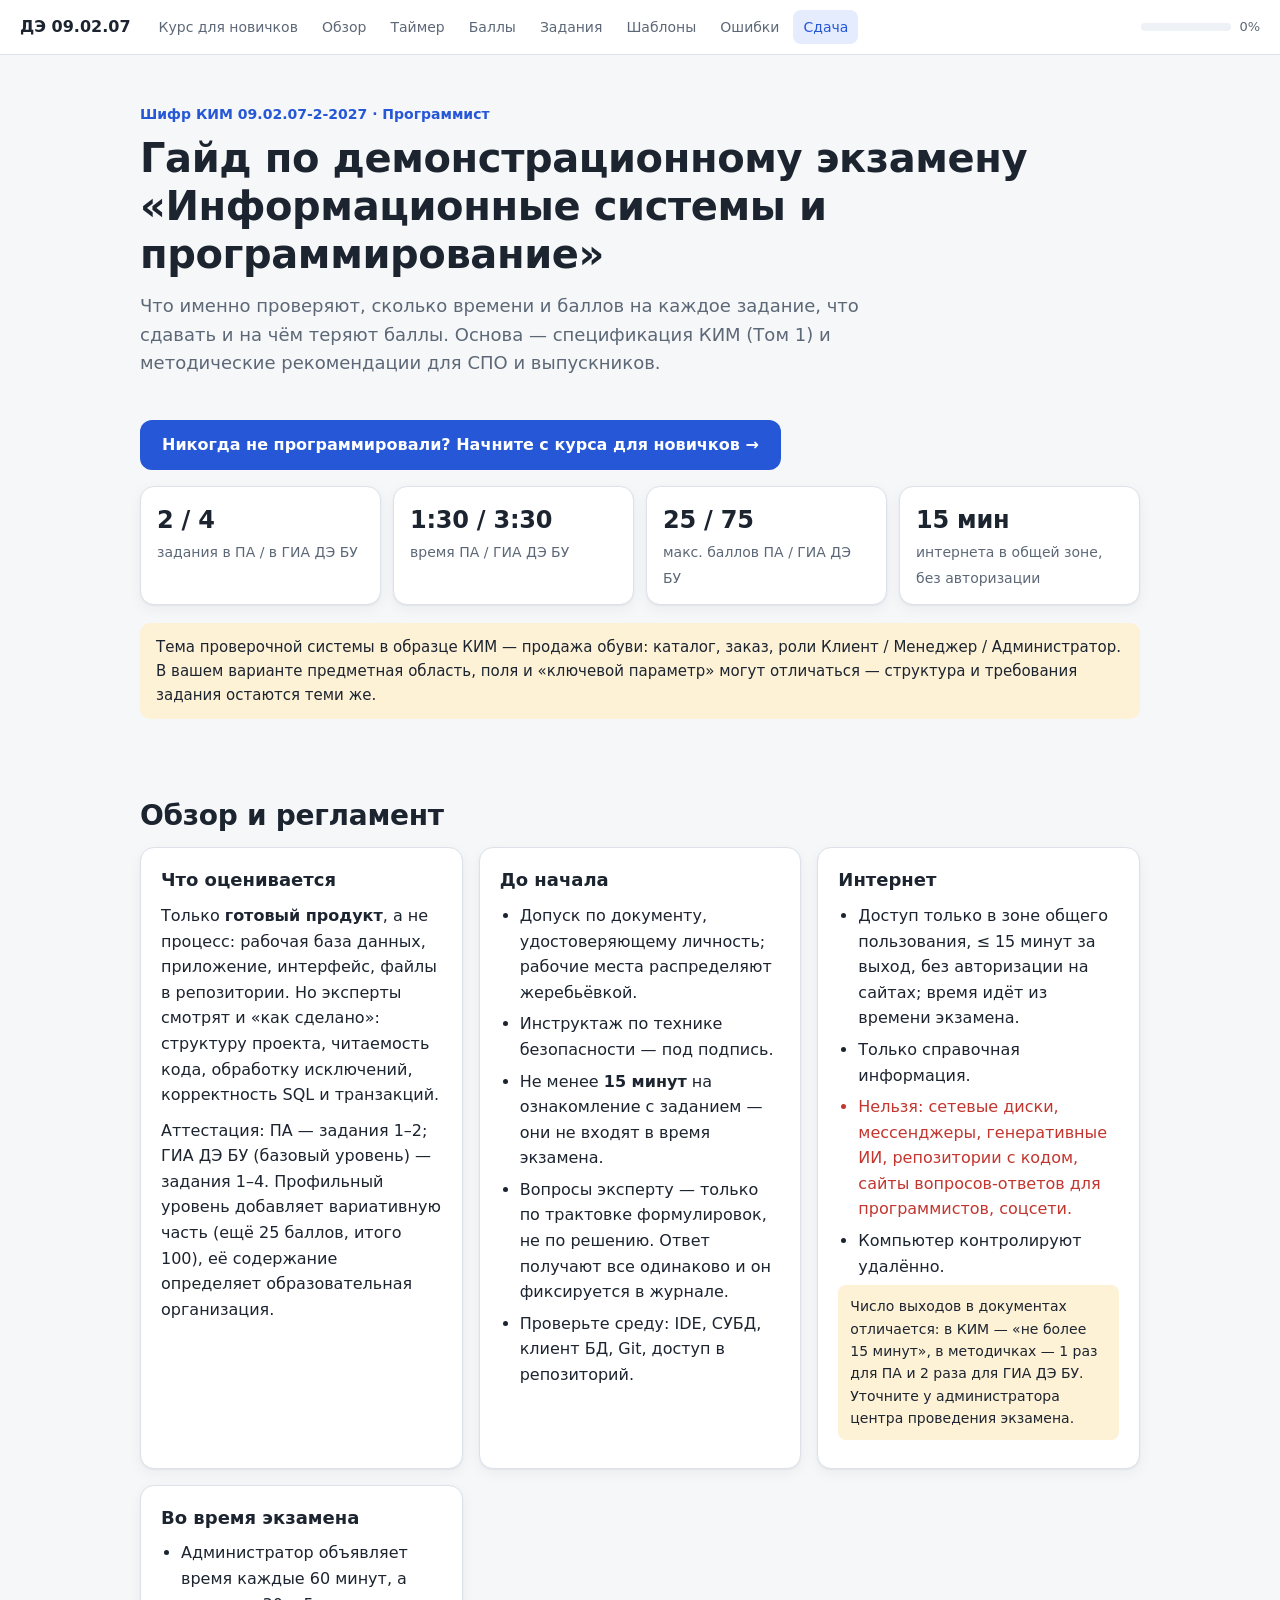
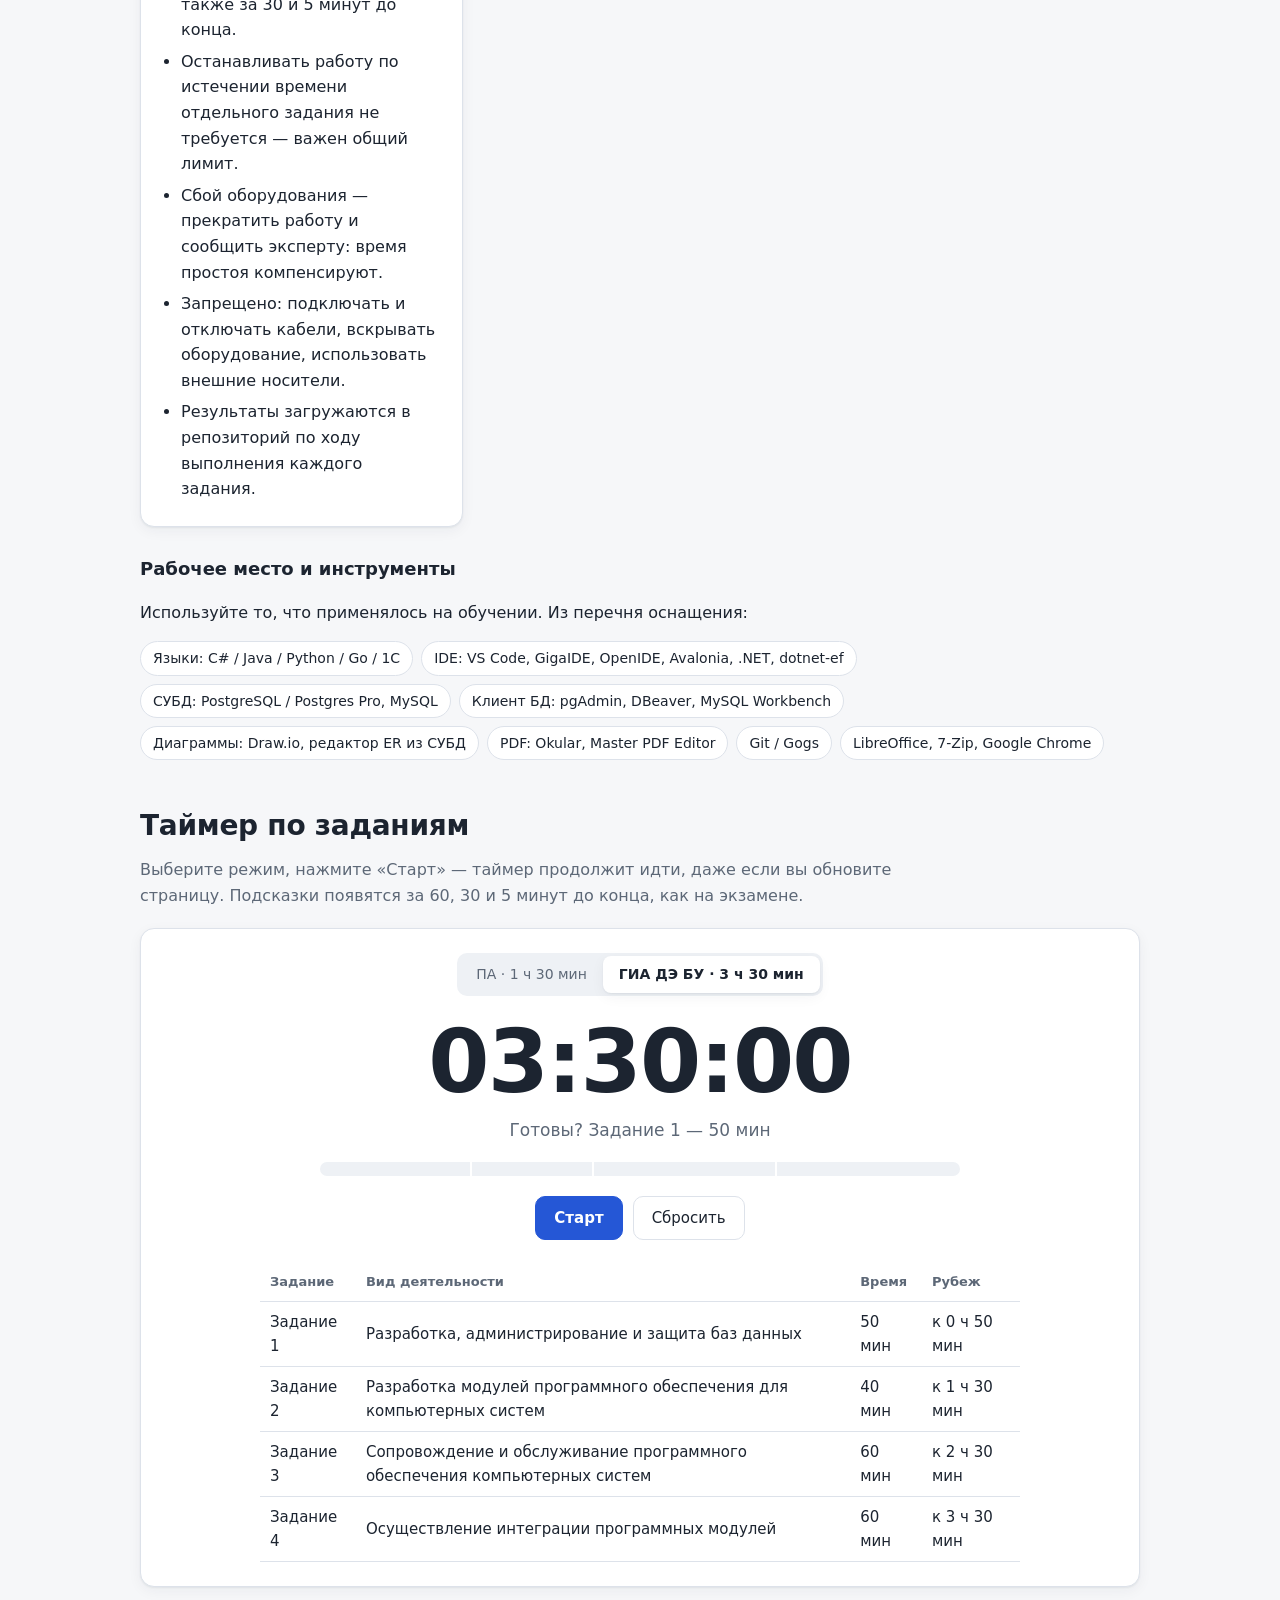
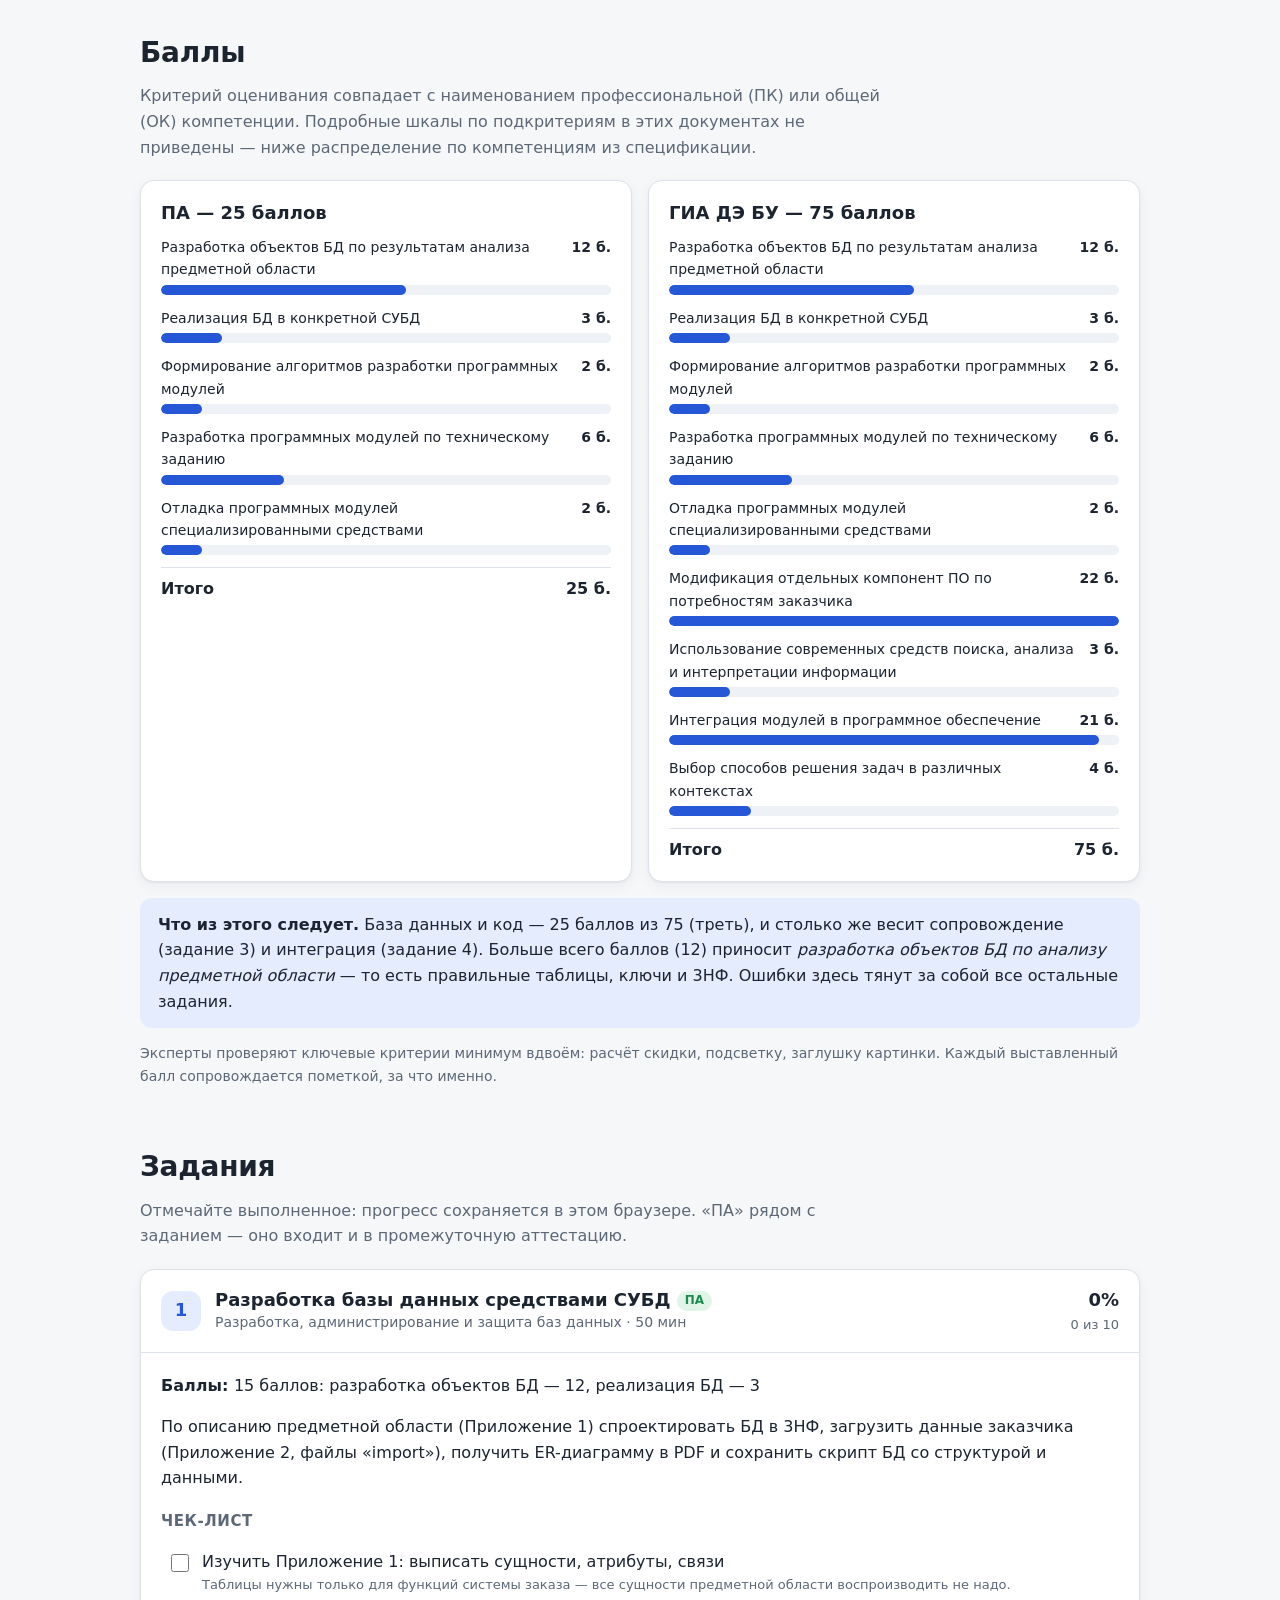
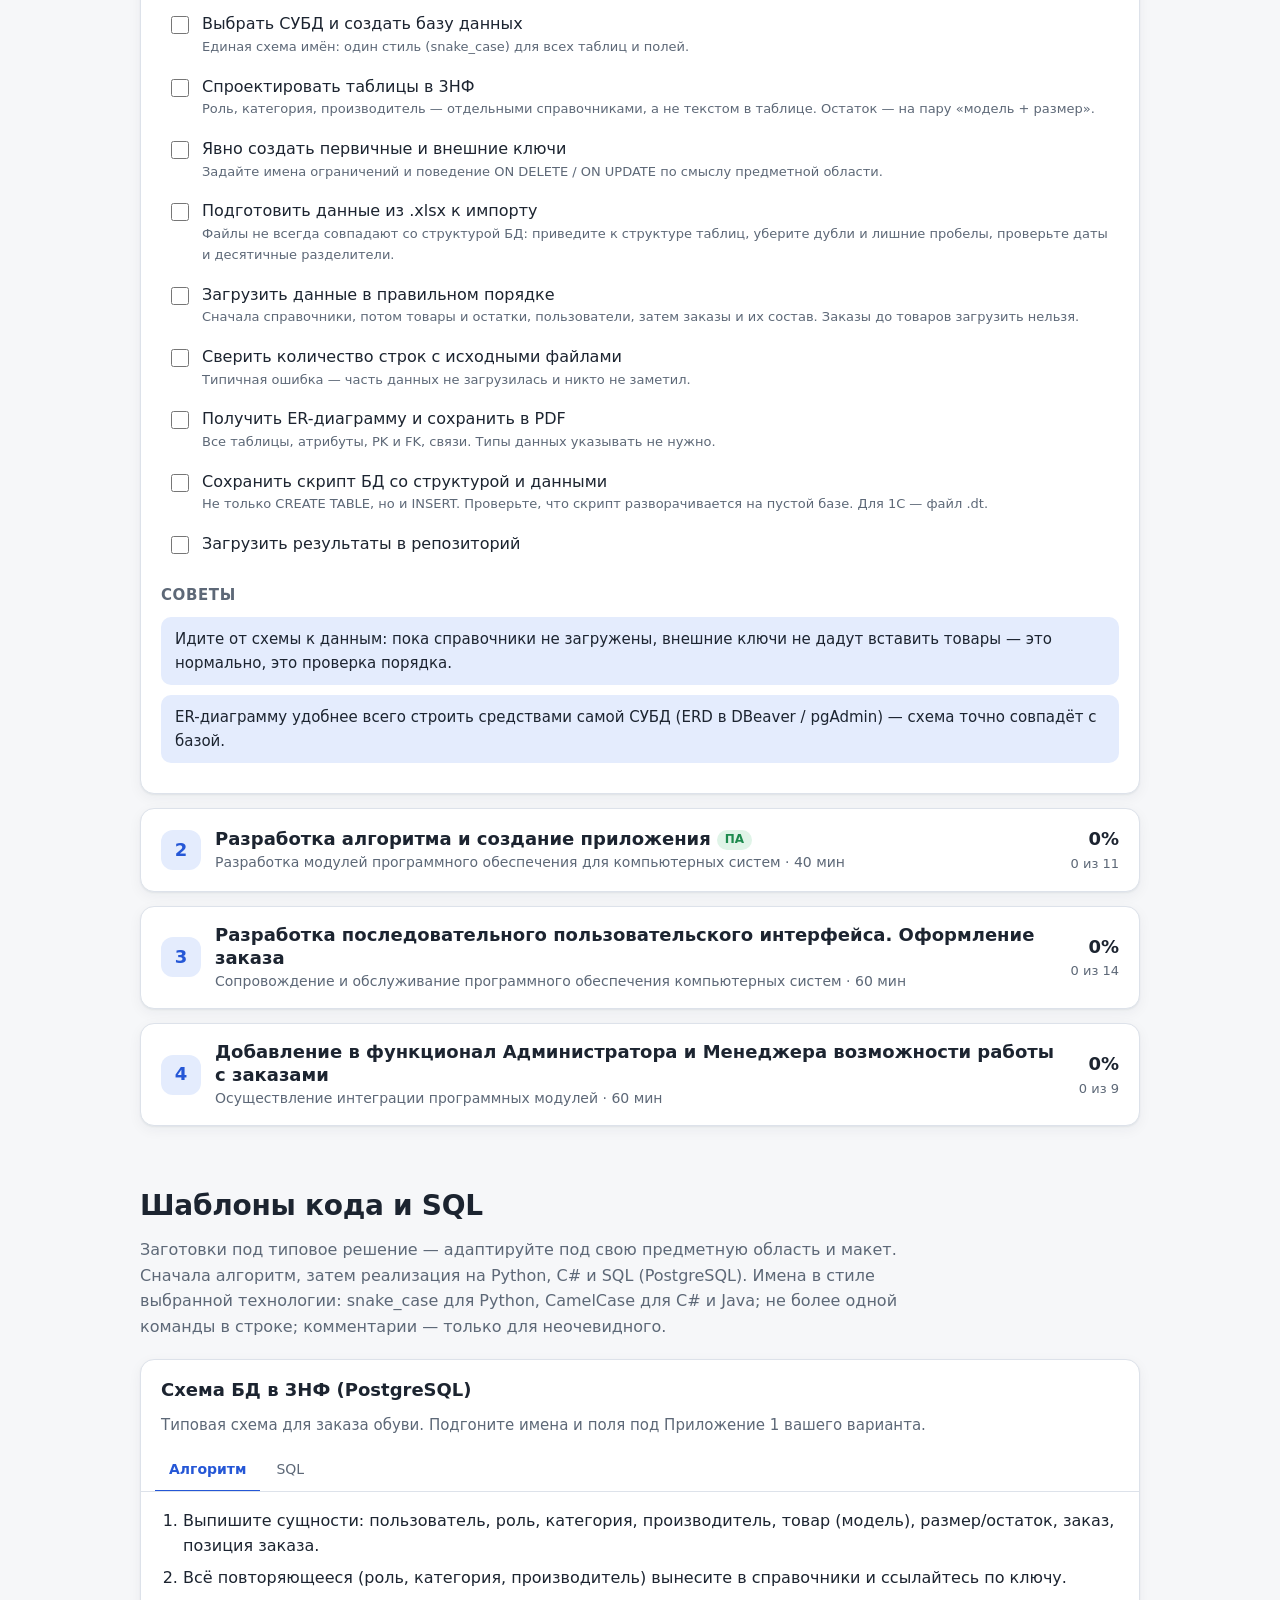
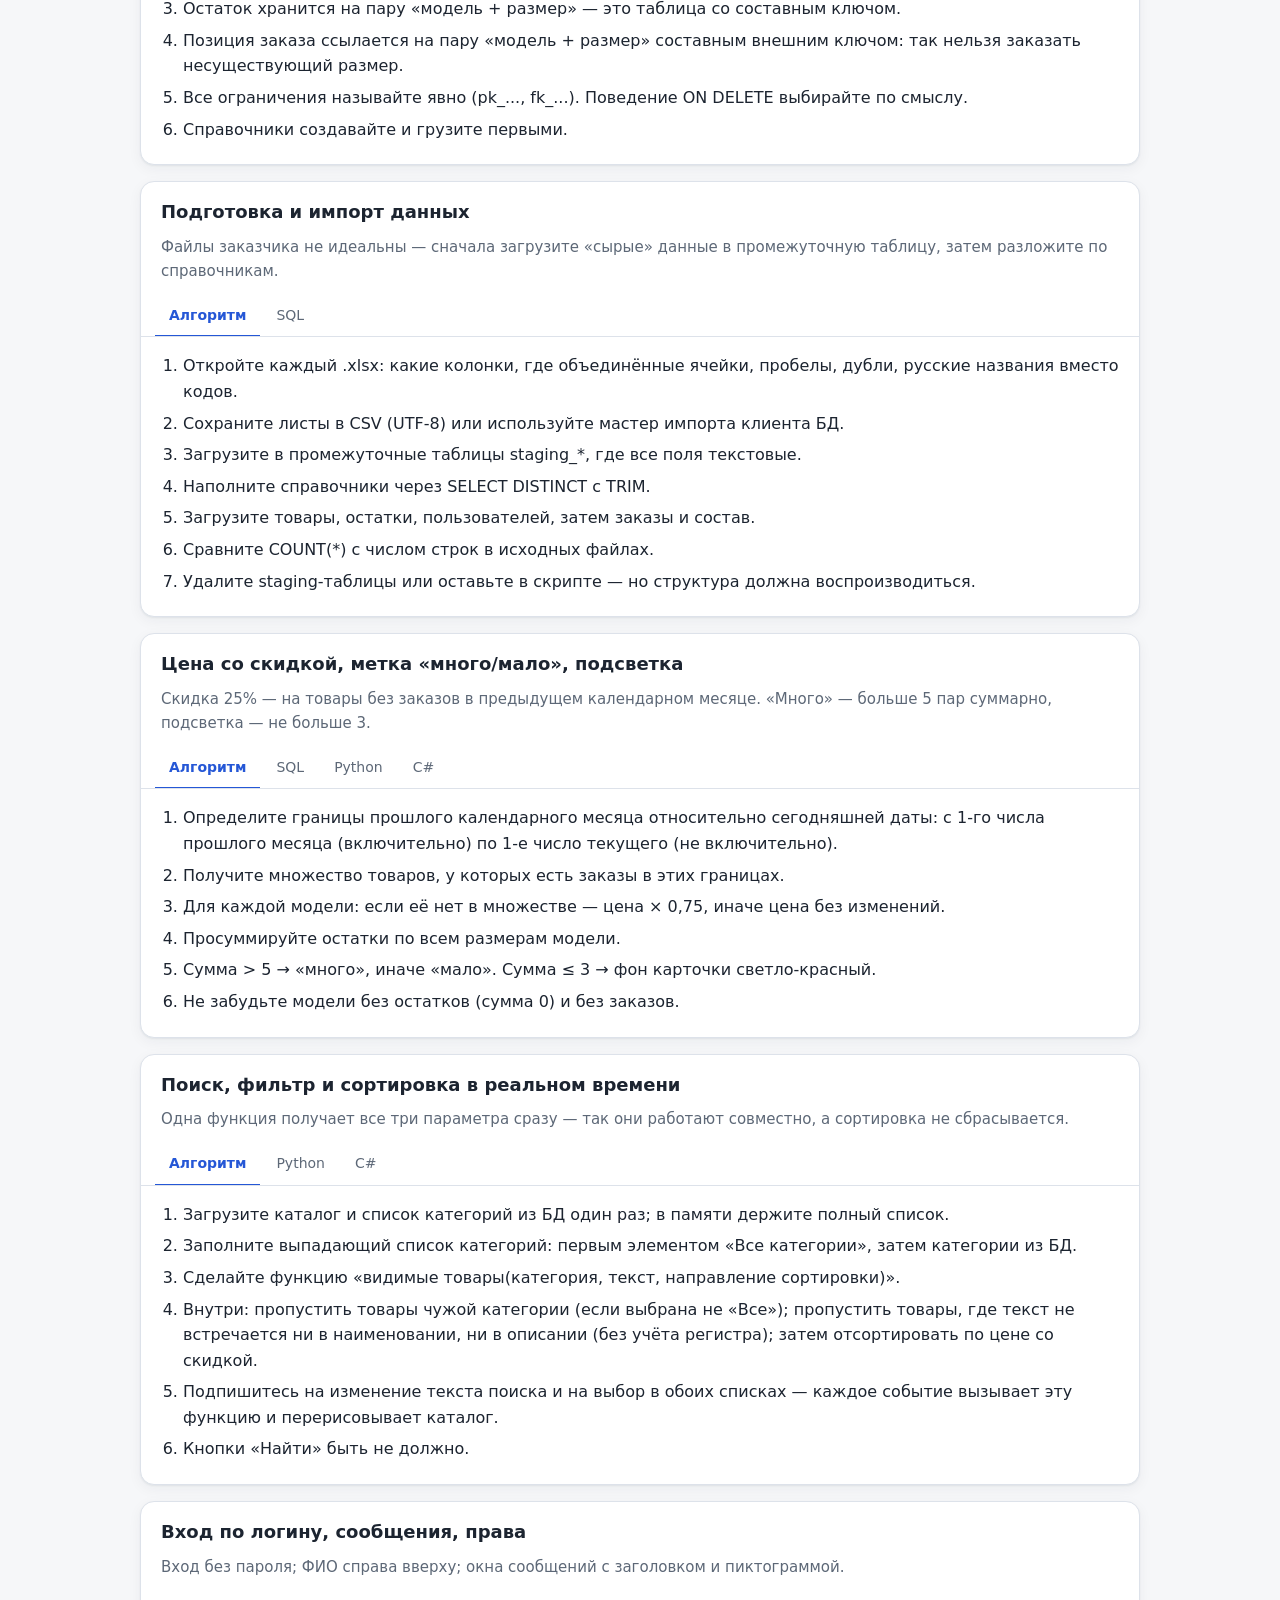
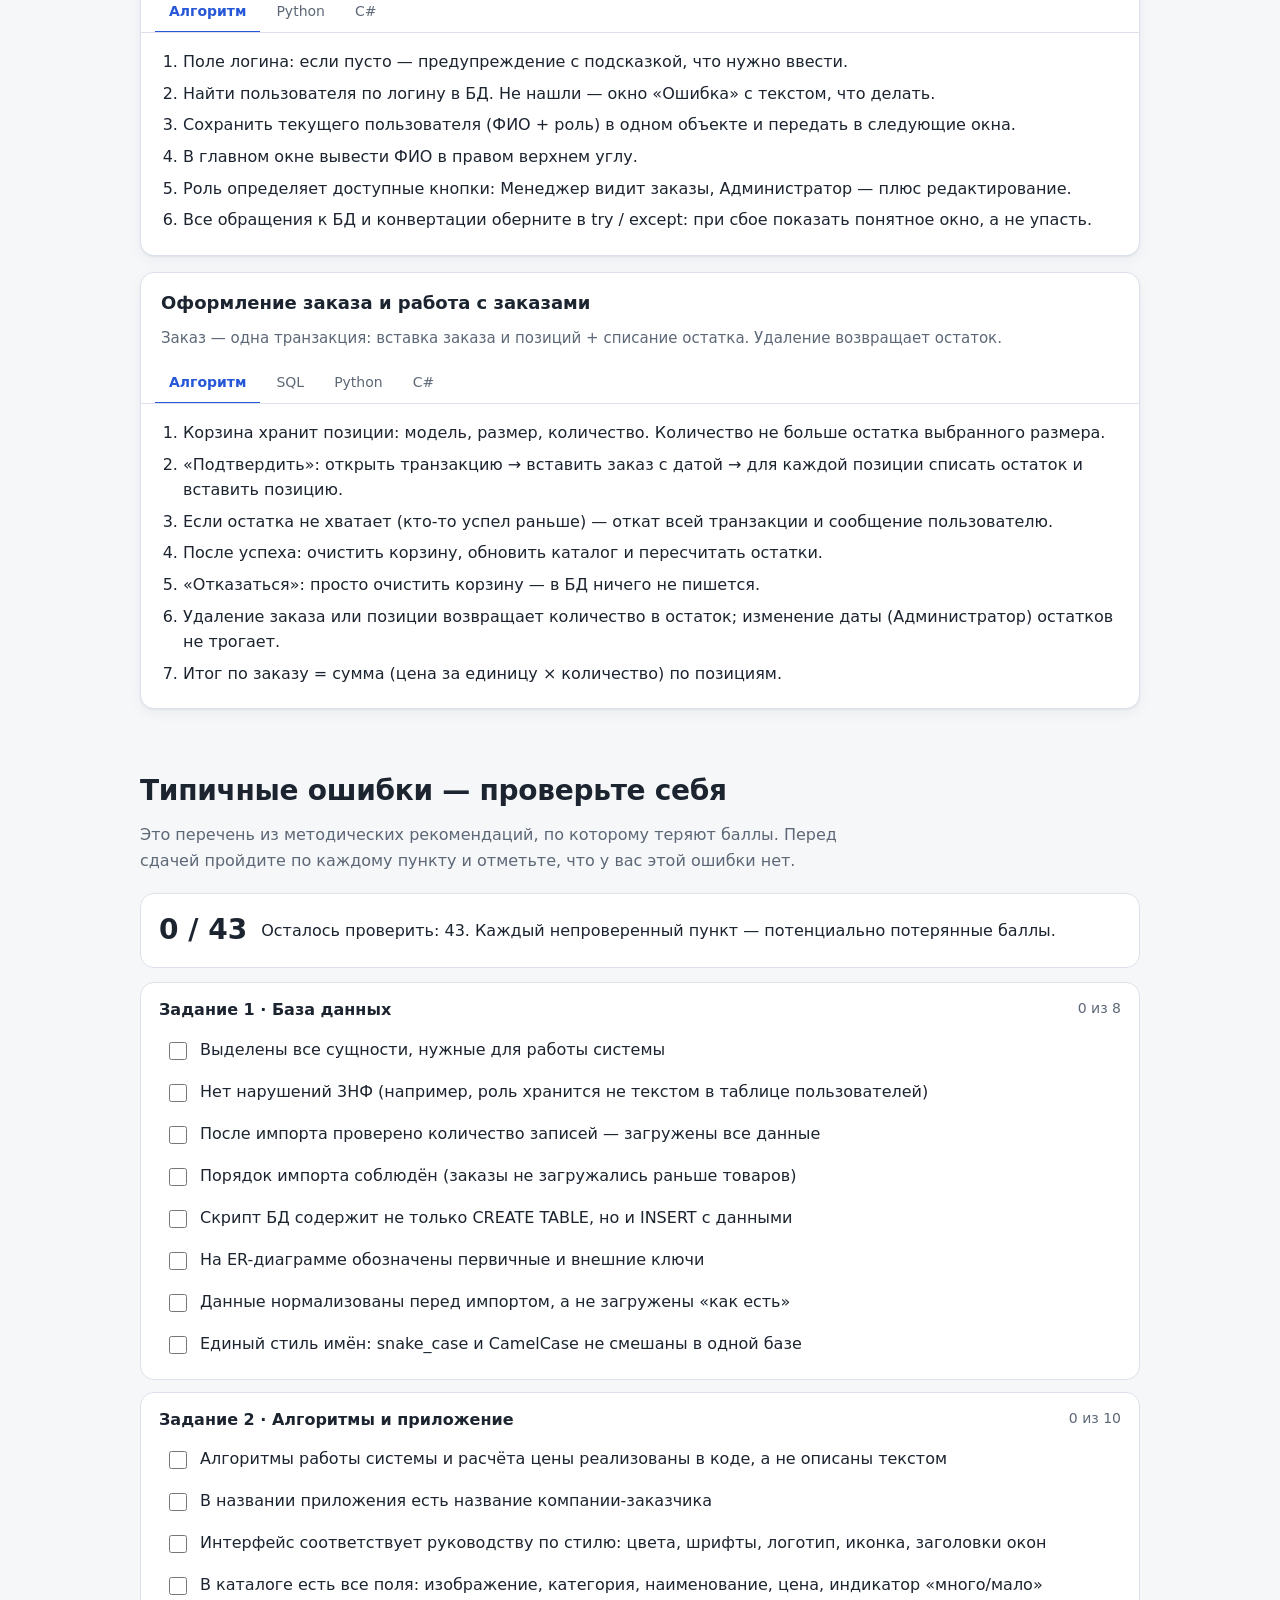
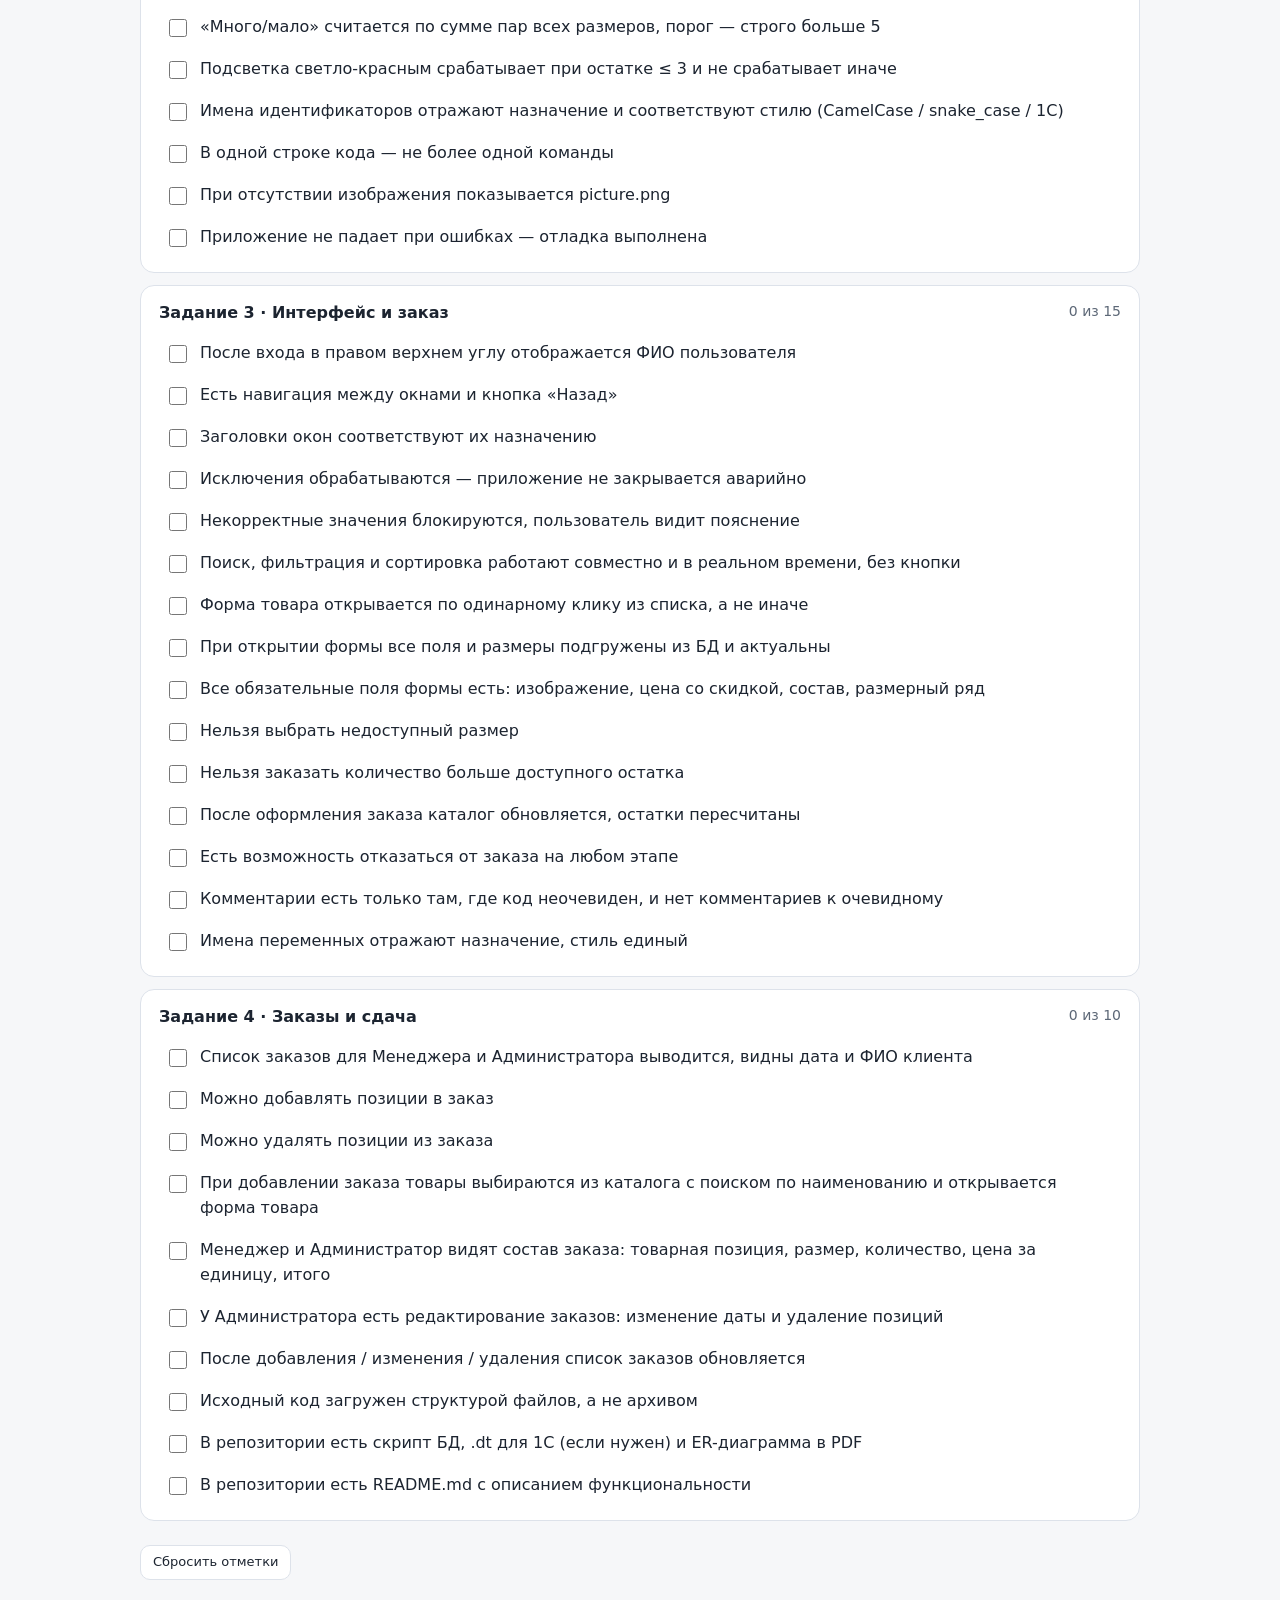
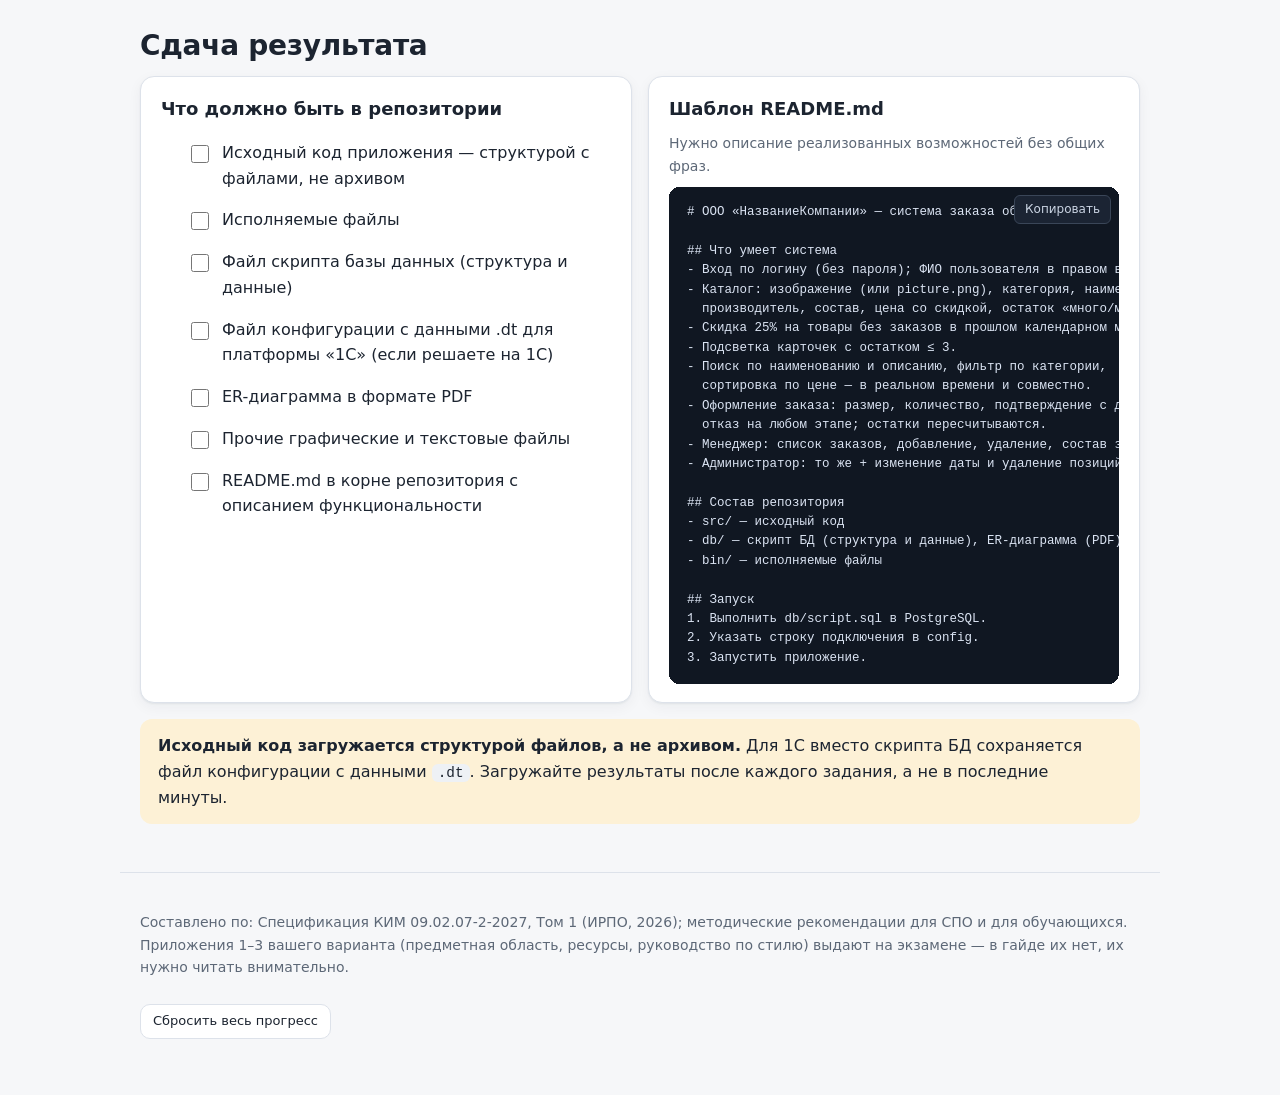
<file: exam-guide/index.html>
<!doctype html>
<html lang="ru">
<head>
<meta charset="utf-8">
<meta name="viewport" content="width=device-width, initial-scale=1">
<title>Гайд по ДЭ 09.02.07-2-2027</title>
<meta name="description" content="Пошаговый гайд по демонстрационному экзамену КИМ 09.02.07-2-2027: задания, баллы, чек-листы, таймер, шаблоны кода и типичные ошибки.">
<link rel="stylesheet" href="style.css">
</head>
<body>

<header class="topbar">
  <a class="brand" href="#top">ДЭ&nbsp;09.02.07</a>
  <nav class="nav" aria-label="Разделы">
    <a href="beginner.html">Курс для новичков</a>
    <a href="#overview">Обзор</a>
    <a href="#timer">Таймер</a>
    <a href="#scoring">Баллы</a>
    <a href="#tasks">Задания</a>
    <a href="#code">Шаблоны</a>
    <a href="#errors">Ошибки</a>
    <a href="#submit">Сдача</a>
  </nav>
  <div class="topstatus">
    <span id="miniTimer" class="mini-timer" hidden>00:00:00</span>
    <div class="progress-wrap" title="Общий прогресс по чек-листам">
      <div class="progress"><div id="totalBar" class="progress-bar"></div></div>
      <span id="totalPct">0%</span>
    </div>
  </div>
</header>

<main id="top">

<section class="hero">
  <p class="eyebrow">Шифр КИМ 09.02.07-2-2027 · Программист</p>
  <h1>Гайд по демонстрационному экзамену<br>«Информационные системы и программирование»</h1>
  <p class="lead">Что именно проверяют, сколько времени и баллов на каждое задание, что сдавать и на чём теряют баллы. Основа — спецификация КИМ (Том 1) и методические рекомендации для СПО и выпускников.</p>
  <p><a class="course-link" href="beginner.html">Никогда не программировали? Начните с курса для новичков →</a></p>
  <div class="facts">
    <div class="fact"><b>2 / 4</b><span>задания в ПА / в ГИА ДЭ БУ</span></div>
    <div class="fact"><b>1:30 / 3:30</b><span>время ПА / ГИА ДЭ БУ</span></div>
    <div class="fact"><b>25 / 75</b><span>макс. баллов ПА / ГИА ДЭ БУ</span></div>
    <div class="fact"><b>15 мин</b><span>интернета в общей зоне, без авторизации</span></div>
  </div>
  <p class="note-inline">Тема проверочной системы в образце КИМ — продажа обуви: каталог, заказ, роли Клиент / Менеджер / Администратор. В вашем варианте предметная область, поля и «ключевой параметр» могут отличаться — структура и требования задания остаются теми же.</p>
</section>

<section id="overview" class="block">
  <h2>Обзор и регламент</h2>
  <div class="cols">
    <div class="card">
      <h3>Что оценивается</h3>
      <p>Только <b>готовый продукт</b>, а не процесс: рабочая база данных, приложение, интерфейс, файлы в репозитории. Но эксперты смотрят и «как сделано»: структуру проекта, читаемость кода, обработку исключений, корректность SQL и транзакций.</p>
      <p>Аттестация: ПА — задания 1–2; ГИА ДЭ БУ (базовый уровень) — задания 1–4. Профильный уровень добавляет вариативную часть (ещё 25 баллов, итого 100), её содержание определяет образовательная организация.</p>
    </div>
    <div class="card">
      <h3>До начала</h3>
      <ul>
        <li>Допуск по документу, удостоверяющему личность; рабочие места распределяют жеребьёвкой.</li>
        <li>Инструктаж по технике безопасности — под подпись.</li>
        <li>Не менее <b>15 минут</b> на ознакомление с заданием — они не входят в время экзамена.</li>
        <li>Вопросы эксперту — только по трактовке формулировок, не по решению. Ответ получают все одинаково и он фиксируется в журнале.</li>
        <li>Проверьте среду: IDE, СУБД, клиент БД, Git, доступ в репозиторий.</li>
      </ul>
    </div>
    <div class="card">
      <h3>Интернет</h3>
      <ul>
        <li>Доступ только в зоне общего пользования, ≤ 15 минут за выход, без авторизации на сайтах; время идёт из времени экзамена.</li>
        <li>Только справочная информация.</li>
        <li class="bad">Нельзя: сетевые диски, мессенджеры, генеративные ИИ, репозитории с кодом, сайты вопросов-ответов для программистов, соцсети.</li>
        <li>Компьютер контролируют удалённо.</li>
      </ul>
      <p class="warn">Число выходов в документах отличается: в КИМ — «не более 15 минут», в методичках — 1 раз для ПА и 2 раза для ГИА ДЭ БУ. Уточните у администратора центра проведения экзамена.</p>
    </div>
    <div class="card">
      <h3>Во время экзамена</h3>
      <ul>
        <li>Администратор объявляет время каждые 60 минут, а также за 30 и 5 минут до конца.</li>
        <li>Останавливать работу по истечении времени отдельного задания не требуется — важен общий лимит.</li>
        <li>Сбой оборудования — прекратить работу и сообщить эксперту: время простоя компенсируют.</li>
        <li>Запрещено: подключать и отключать кабели, вскрывать оборудование, использовать внешние носители.</li>
        <li>Результаты загружаются в репозиторий по ходу выполнения каждого задания.</li>
      </ul>
    </div>
  </div>

  <h3 class="mt">Рабочее место и инструменты</h3>
  <p>Используйте то, что применялось на обучении. Из перечня оснащения:</p>
  <div class="chips">
    <span>Языки: C# / Java / Python / Go / 1С</span>
    <span>IDE: VS Code, GigaIDE, OpenIDE, Avalonia, .NET, dotnet-ef</span>
    <span>СУБД: PostgreSQL / Postgres Pro, MySQL</span>
    <span>Клиент БД: pgAdmin, DBeaver, MySQL Workbench</span>
    <span>Диаграммы: Draw.io, редактор ER из СУБД</span>
    <span>PDF: Okular, Master PDF Editor</span>
    <span>Git / Gogs</span>
    <span>LibreOffice, 7-Zip, Google Chrome</span>
  </div>
</section>

<section id="timer" class="block">
  <h2>Таймер по заданиям</h2>
  <p class="sub">Выберите режим, нажмите «Старт» — таймер продолжит идти, даже если вы обновите страницу. Подсказки появятся за 60, 30 и 5 минут до конца, как на экзамене.</p>
  <div class="timer-card">
    <div class="seg-switch" role="tablist" aria-label="Режим">
      <button id="modePA" role="tab">ПА · 1 ч 30 мин</button>
      <button id="modeBU" role="tab" class="active">ГИА ДЭ БУ · 3 ч 30 мин</button>
    </div>
    <div class="timer-display" id="timerDisplay" aria-live="off">03:30:00</div>
    <div class="timer-now" id="timerNow">Задание 1</div>
    <div class="timeline" id="timeline" aria-hidden="true"></div>
    <div class="timer-actions">
      <button id="timerStart" class="btn primary">Старт</button>
      <button id="timerReset" class="btn">Сбросить</button>
    </div>
    <p id="timerAlert" class="alert" role="status" hidden></p>
    <table class="plain" id="timerTable">
      <thead><tr><th>Задание</th><th>Вид деятельности</th><th>Время</th><th>Рубеж</th></tr></thead>
      <tbody></tbody>
    </table>
  </div>
</section>

<section id="scoring" class="block">
  <h2>Баллы</h2>
  <p class="sub">Критерий оценивания совпадает с наименованием профессиональной (ПК) или общей (ОК) компетенции. Подробные шкалы по подкритериям в этих документах не приведены — ниже распределение по компетенциям из спецификации.</p>
  <div class="cols">
    <div class="card">
      <h3>ПА — 25 баллов</h3>
      <div class="bars" id="barsPA"></div>
    </div>
    <div class="card">
      <h3>ГИА ДЭ БУ — 75 баллов</h3>
      <div class="bars" id="barsBU"></div>
    </div>
  </div>
  <div class="callout">
    <b>Что из этого следует.</b> База данных и код — 25 баллов из 75 (треть), и столько же весит сопровождение (задание 3) и интеграция (задание 4). Больше всего баллов (12) приносит <i>разработка объектов БД по анализу предметной области</i> — то есть правильные таблицы, ключи и 3НФ. Ошибки здесь тянут за собой все остальные задания.
  </div>
  <p class="small">Эксперты проверяют ключевые критерии минимум вдвоём: расчёт скидки, подсветку, заглушку картинки. Каждый выставленный балл сопровождается пометкой, за что именно.</p>
</section>

<section id="tasks" class="block">
  <h2>Задания</h2>
  <p class="sub">Отмечайте выполненное: прогресс сохраняется в этом браузере. «ПА» рядом с заданием — оно входит и в промежуточную аттестацию.</p>
  <div id="taskList"></div>
</section>

<section id="code" class="block">
  <h2>Шаблоны кода и SQL</h2>
  <p class="sub">Заготовки под типовое решение — адаптируйте под свою предметную область и макет. Сначала алгоритм, затем реализация на Python, C# и SQL (PostgreSQL). Имена в стиле выбранной технологии: snake_case для Python, CamelCase для C# и Java; не более одной команды в строке; комментарии — только для неочевидного.</p>
  <div id="snippets"></div>
</section>

<section id="errors" class="block">
  <h2>Типичные ошибки — проверьте себя</h2>
  <p class="sub">Это перечень из методических рекомендаций, по которому теряют баллы. Перед сдачей пройдите по каждому пункту и отметьте, что у вас этой ошибки нет.</p>
  <div class="err-summary" id="errSummary"></div>
  <div id="errorList"></div>
  <button id="errReset" class="btn small-btn">Сбросить отметки</button>
</section>

<section id="submit" class="block">
  <h2>Сдача результата</h2>
  <div class="cols">
    <div class="card">
      <h3>Что должно быть в репозитории</h3>
      <ul class="checklist" id="submitList"></ul>
    </div>
    <div class="card">
      <h3>Шаблон README.md</h3>
      <p class="small">Нужно описание реализованных возможностей без общих фраз.</p>
      <div class="code-block">
        <button class="copy" data-copy="readme">Копировать</button>
        <pre id="readme"># ООО «НазваниеКомпании» — система заказа обуви

## Что умеет система
- Вход по логину (без пароля); ФИО пользователя в правом верхнем углу.
- Каталог: изображение (или picture.png), категория, наименование,
  производитель, состав, цена со скидкой, остаток «много/мало».
- Скидка 25% на товары без заказов в прошлом календарном месяце.
- Подсветка карточек с остатком ≤ 3.
- Поиск по наименованию и описанию, фильтр по категории,
  сортировка по цене — в реальном времени и совместно.
- Оформление заказа: размер, количество, подтверждение с датой,
  отказ на любом этапе; остатки пересчитываются.
- Менеджер: список заказов, добавление, удаление, состав заказа.
- Администратор: то же + изменение даты и удаление позиций.

## Состав репозитория
- src/ — исходный код
- db/ — скрипт БД (структура и данные), ER-диаграмма (PDF)
- bin/ — исполняемые файлы

## Запуск
1. Выполнить db/script.sql в PostgreSQL.
2. Указать строку подключения в config.
3. Запустить приложение.</pre>
      </div>
    </div>
  </div>
  <div class="callout warn-box">
    <b>Исходный код загружается структурой файлов, а не архивом.</b> Для 1С вместо скрипта БД сохраняется файл конфигурации с данными <code>.dt</code>. Загружайте результаты после каждого задания, а не в последние минуты.
  </div>
</section>

</main>

<footer class="foot">
  <p>Составлено по: Спецификация КИМ 09.02.07-2-2027, Том 1 (ИРПО, 2026); методические рекомендации для СПО и для обучающихся. Приложения 1–3 вашего варианта (предметная область, ресурсы, руководство по стилю) выдают на экзамене — в гайде их нет, их нужно читать внимательно.</p>
  <button id="resetAll" class="btn small-btn">Сбросить весь прогресс</button>
</footer>

<script src="app.js"></script>
</body>
</html>
</file>
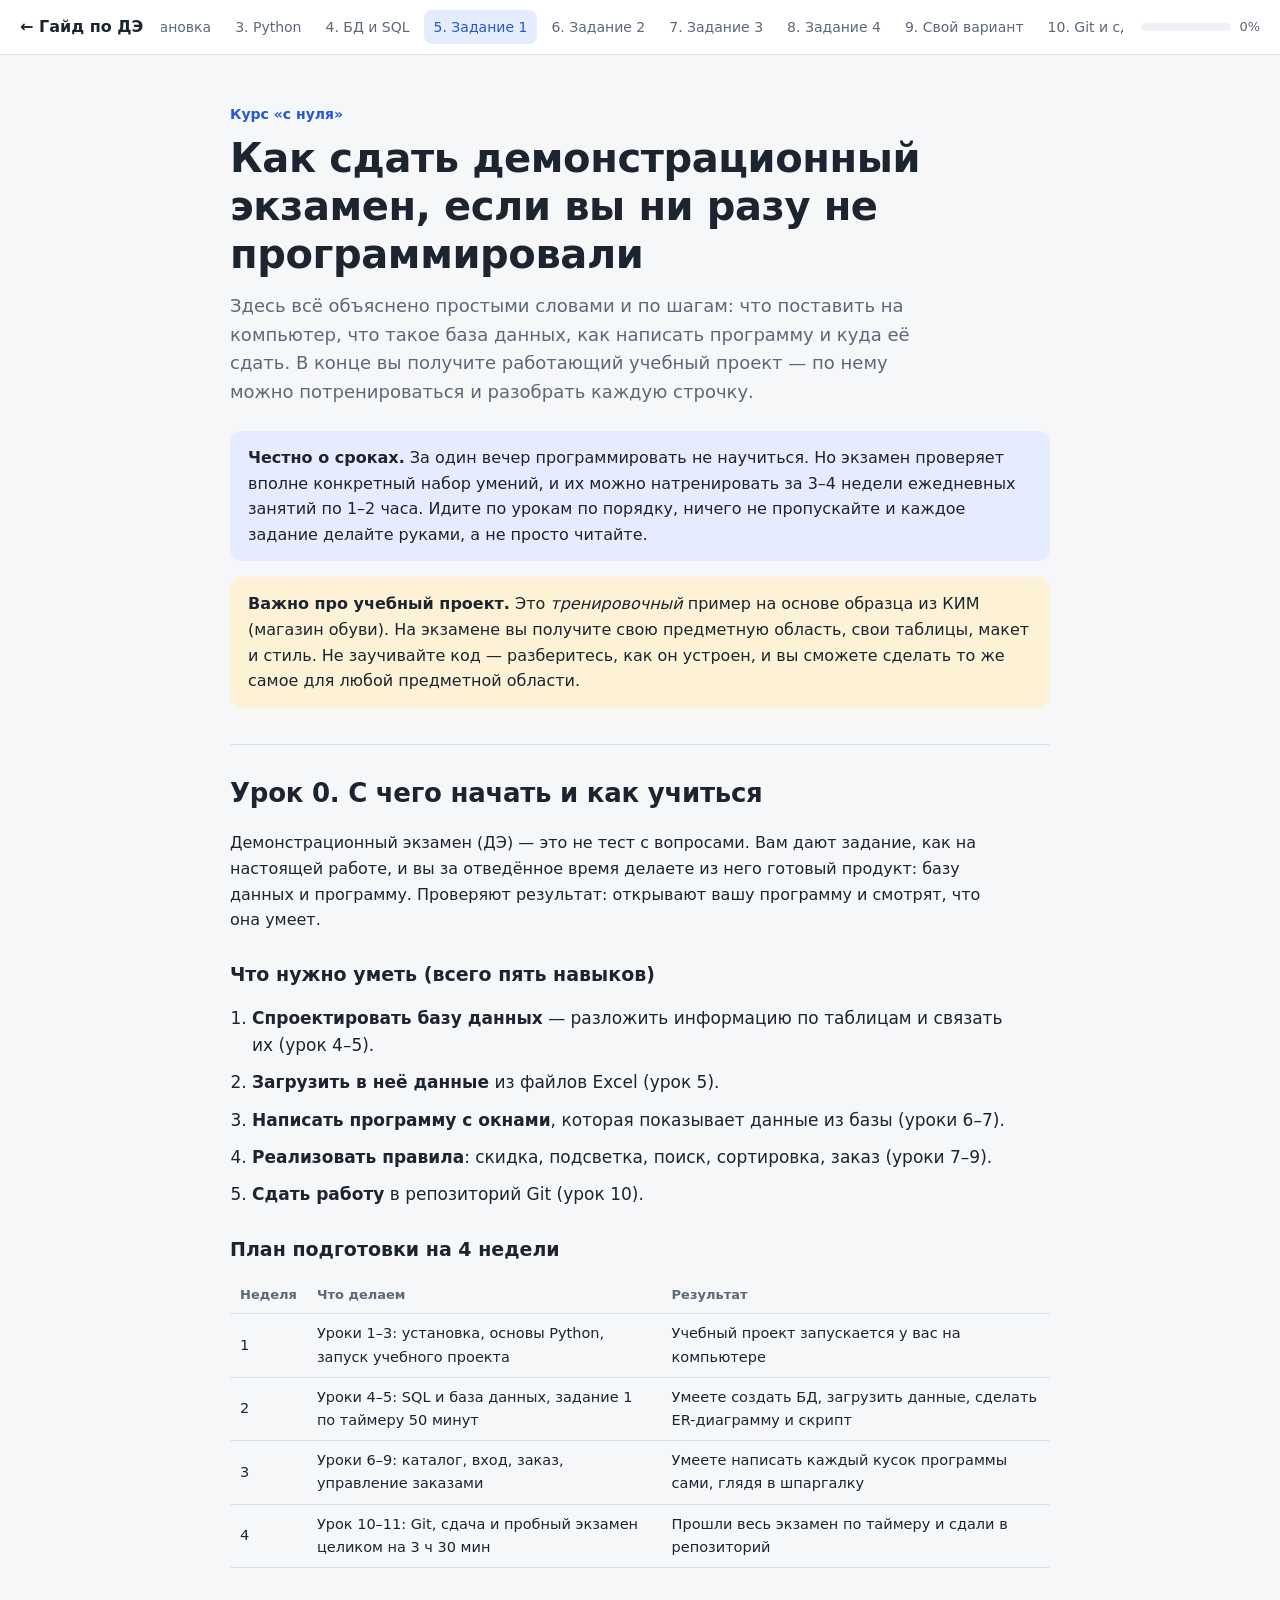
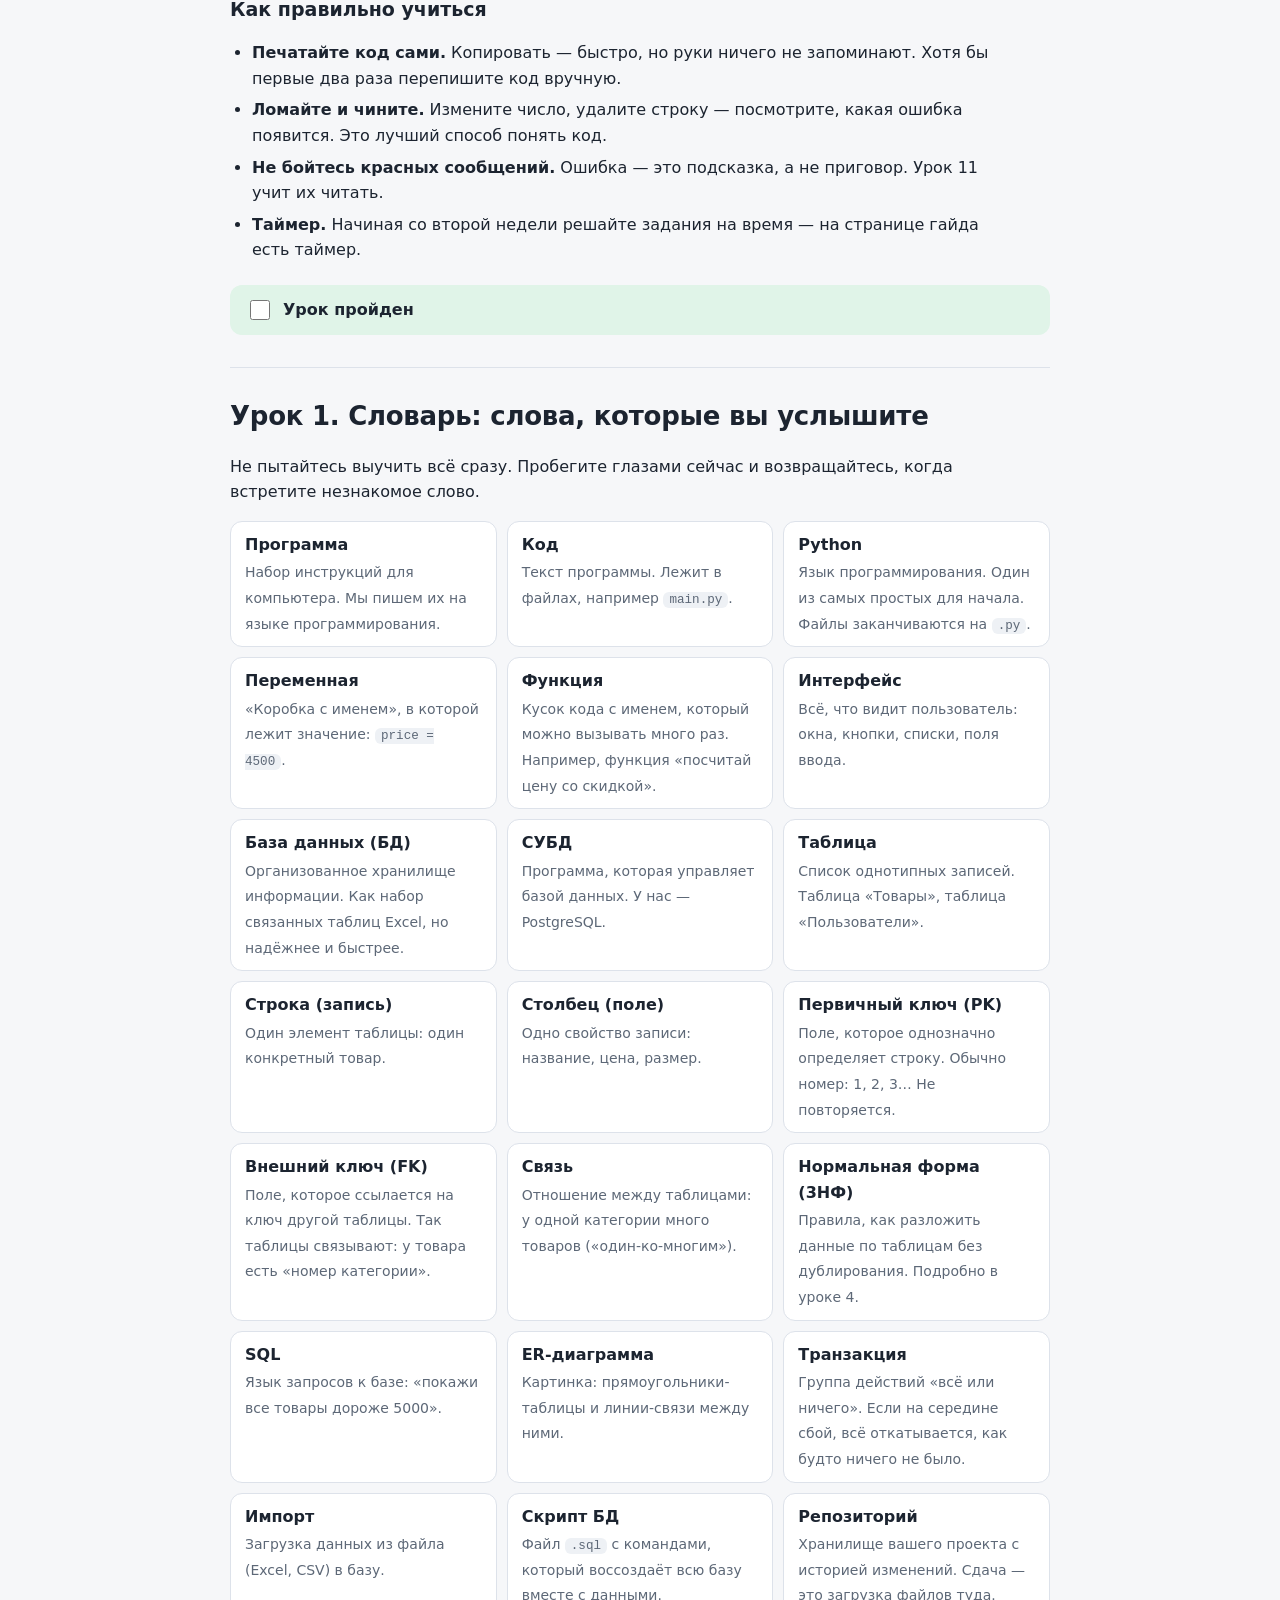
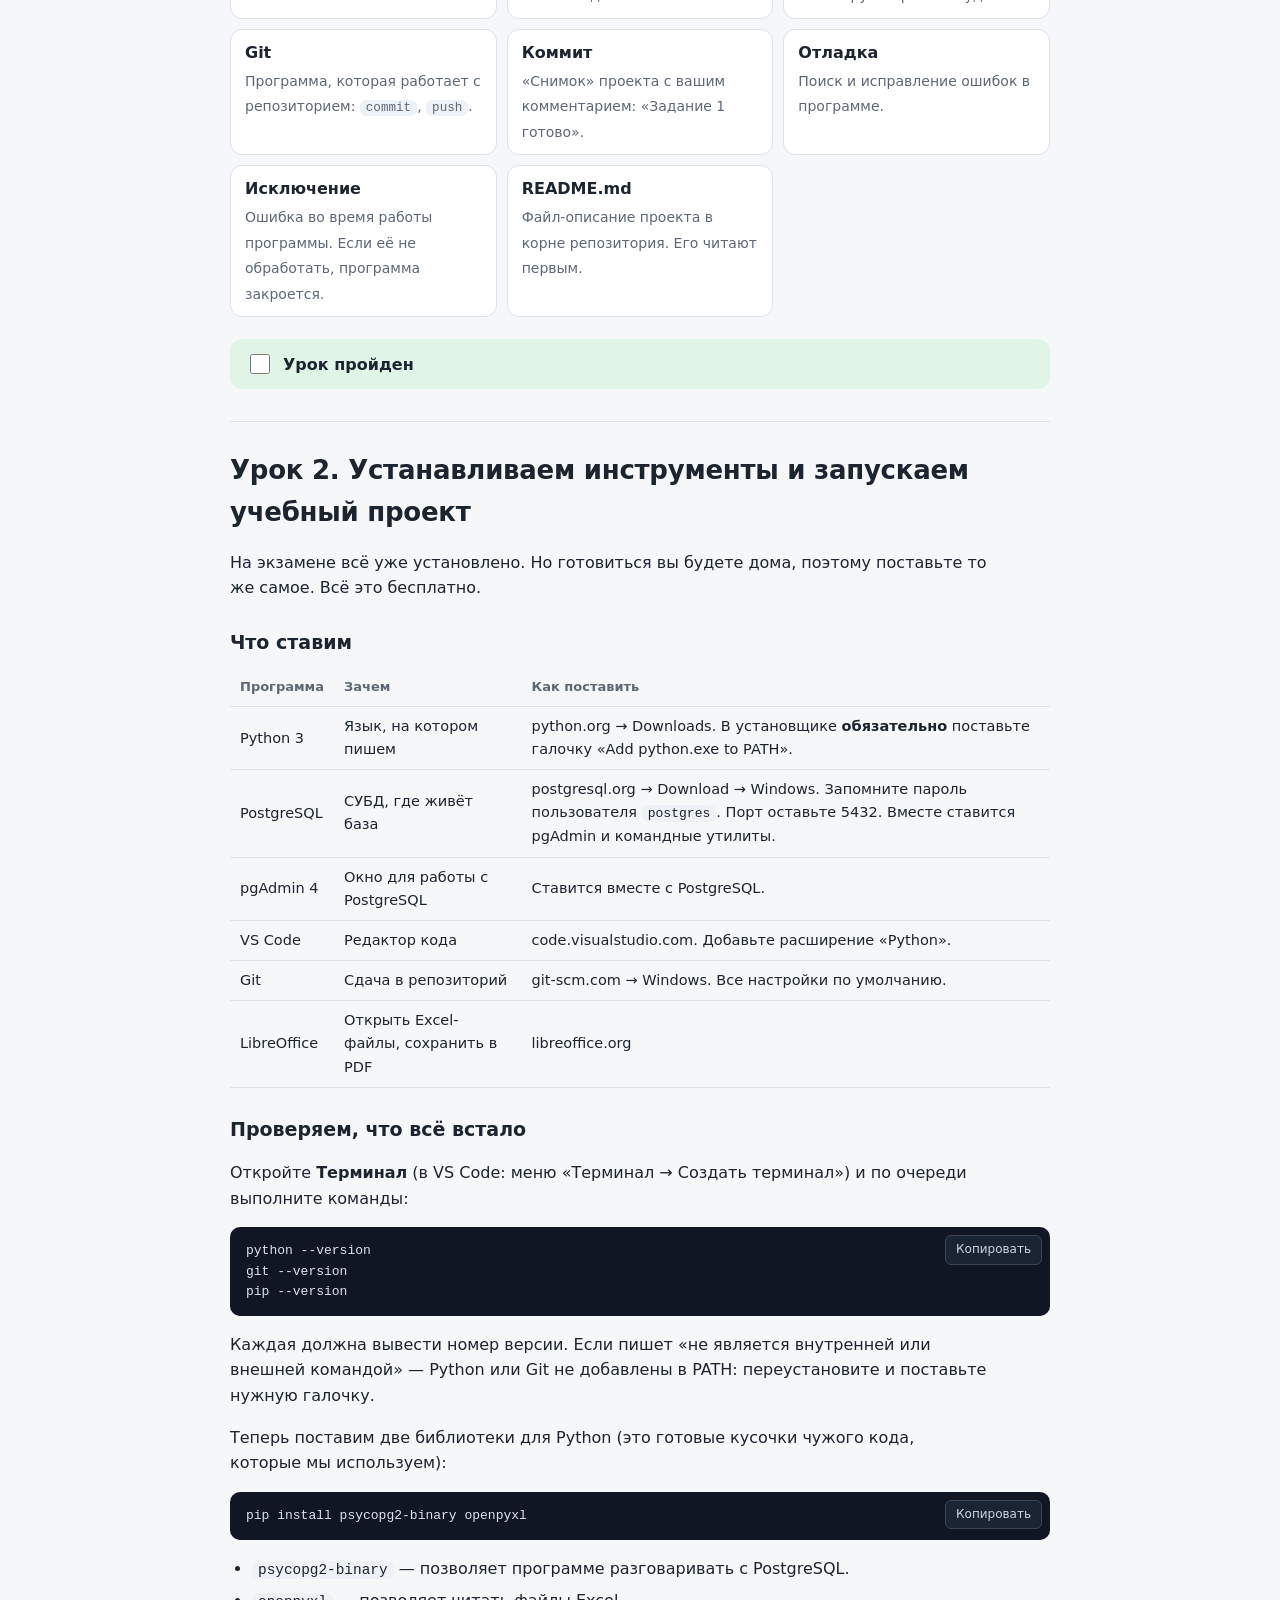
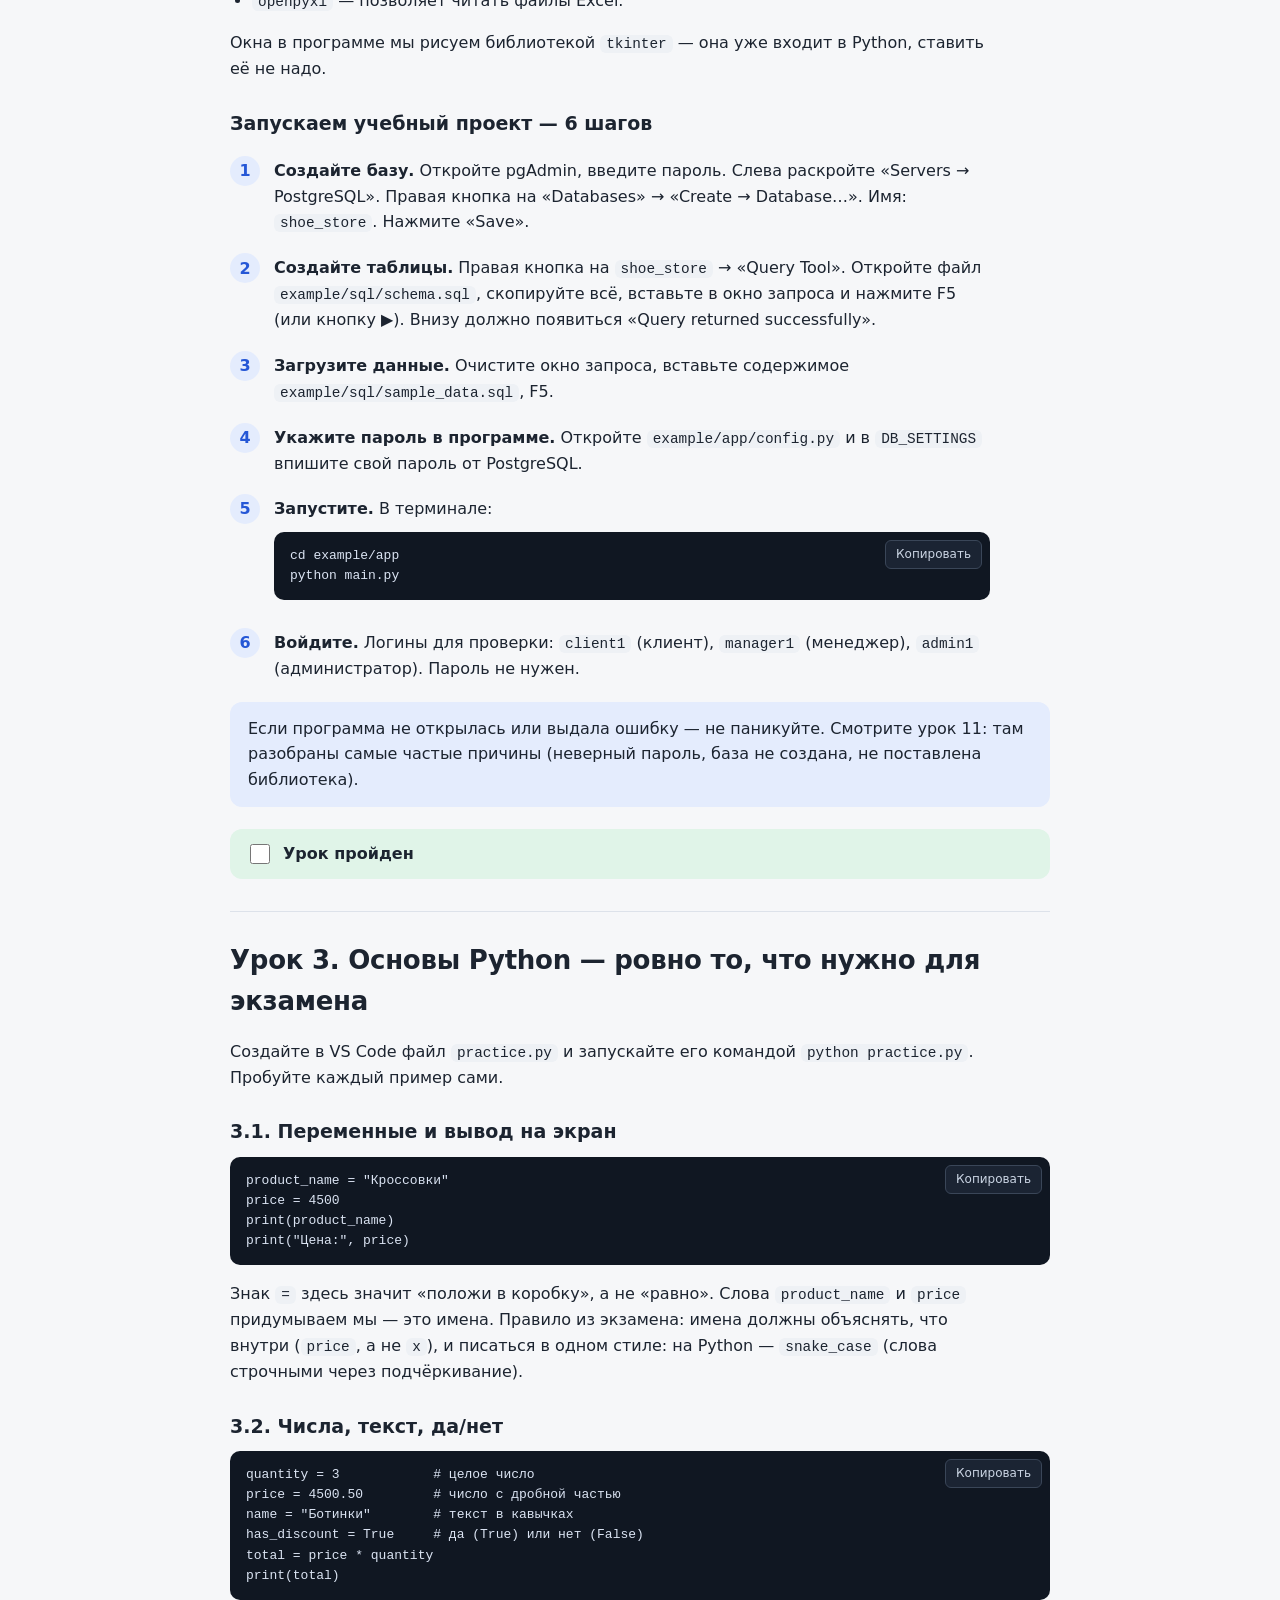
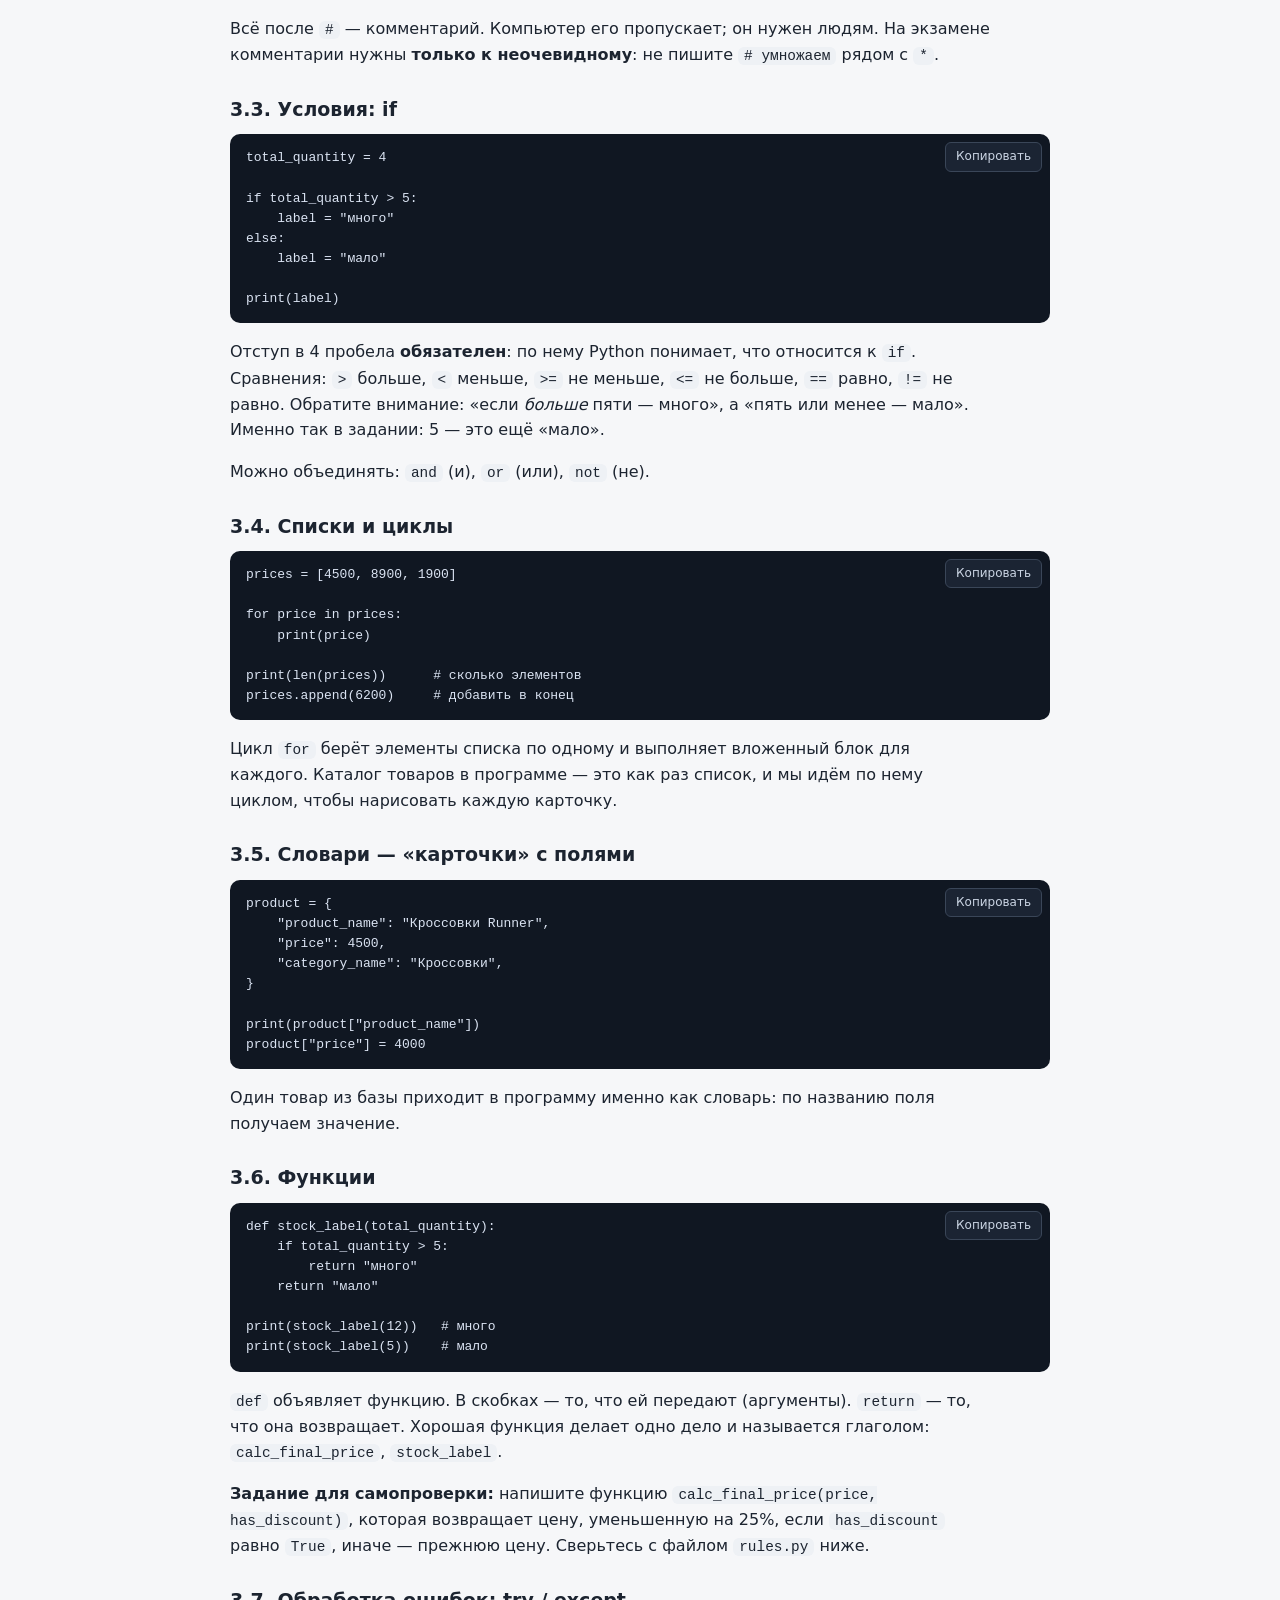
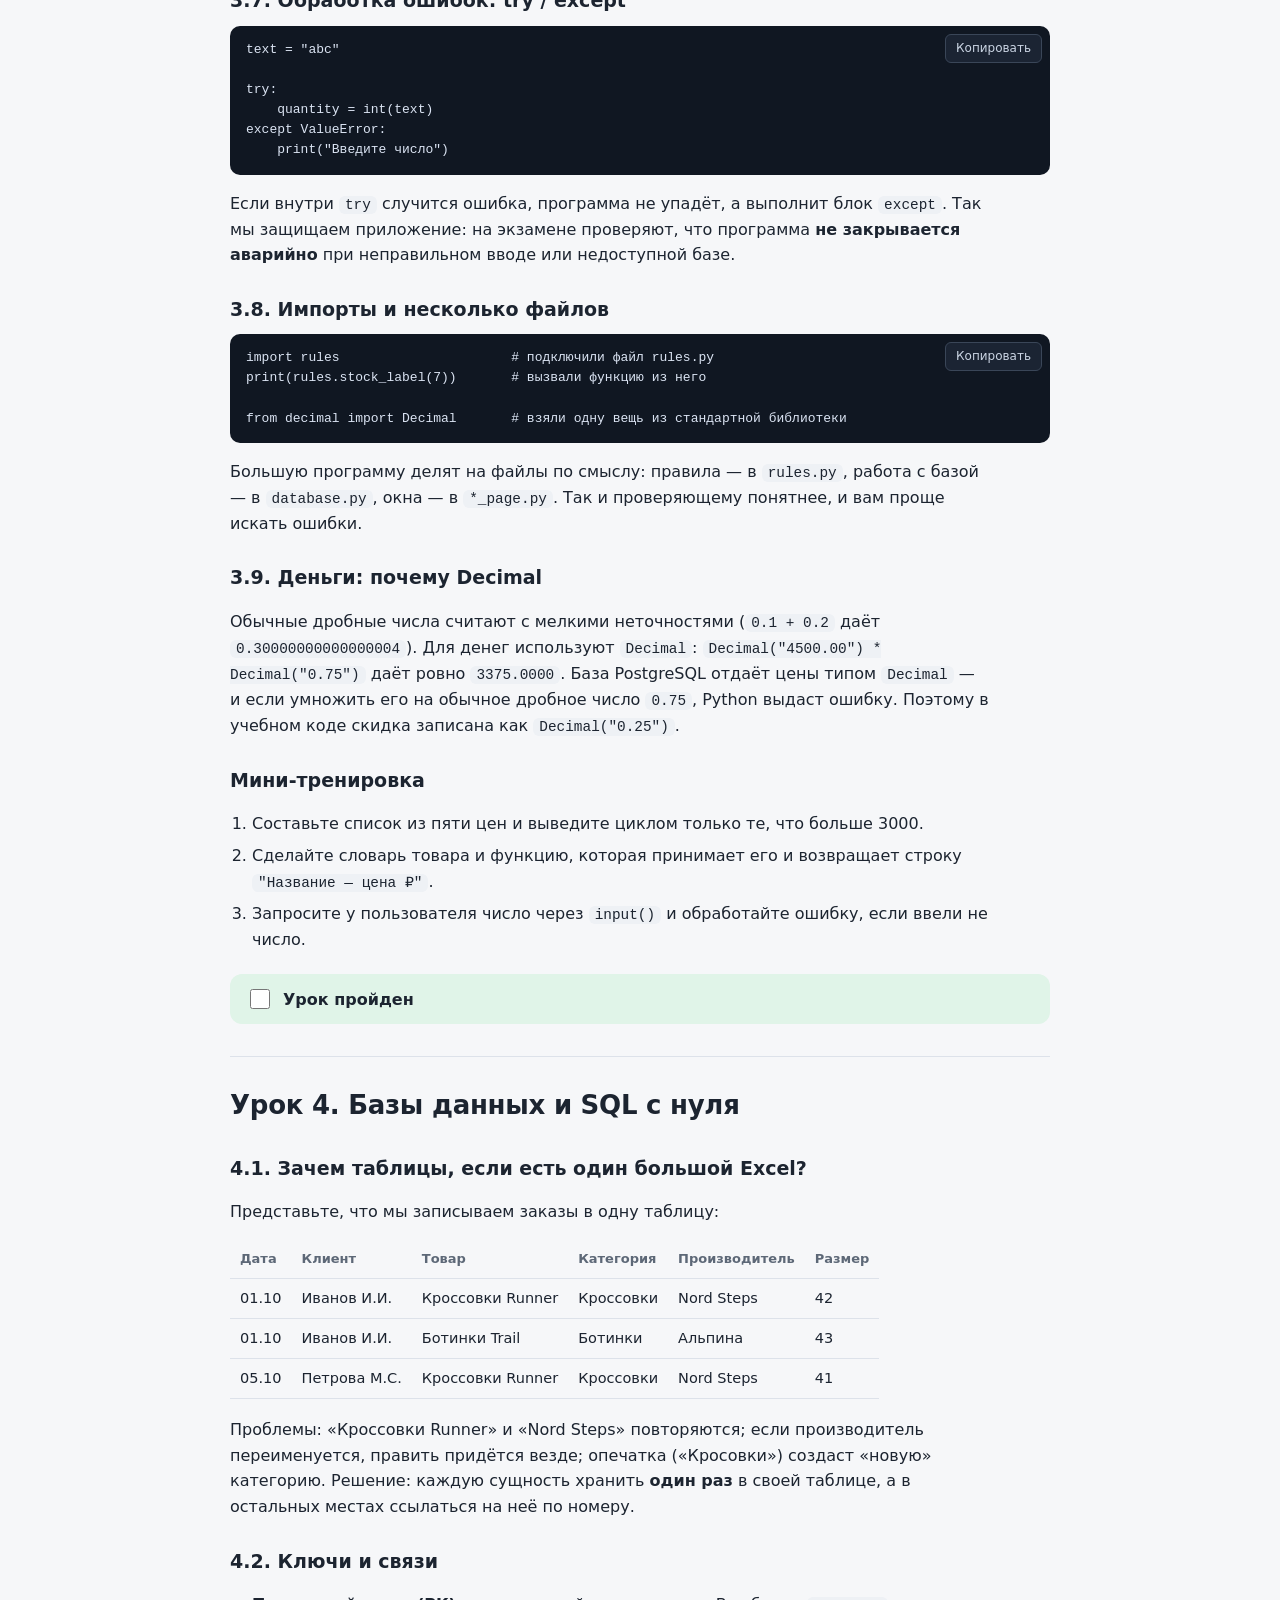
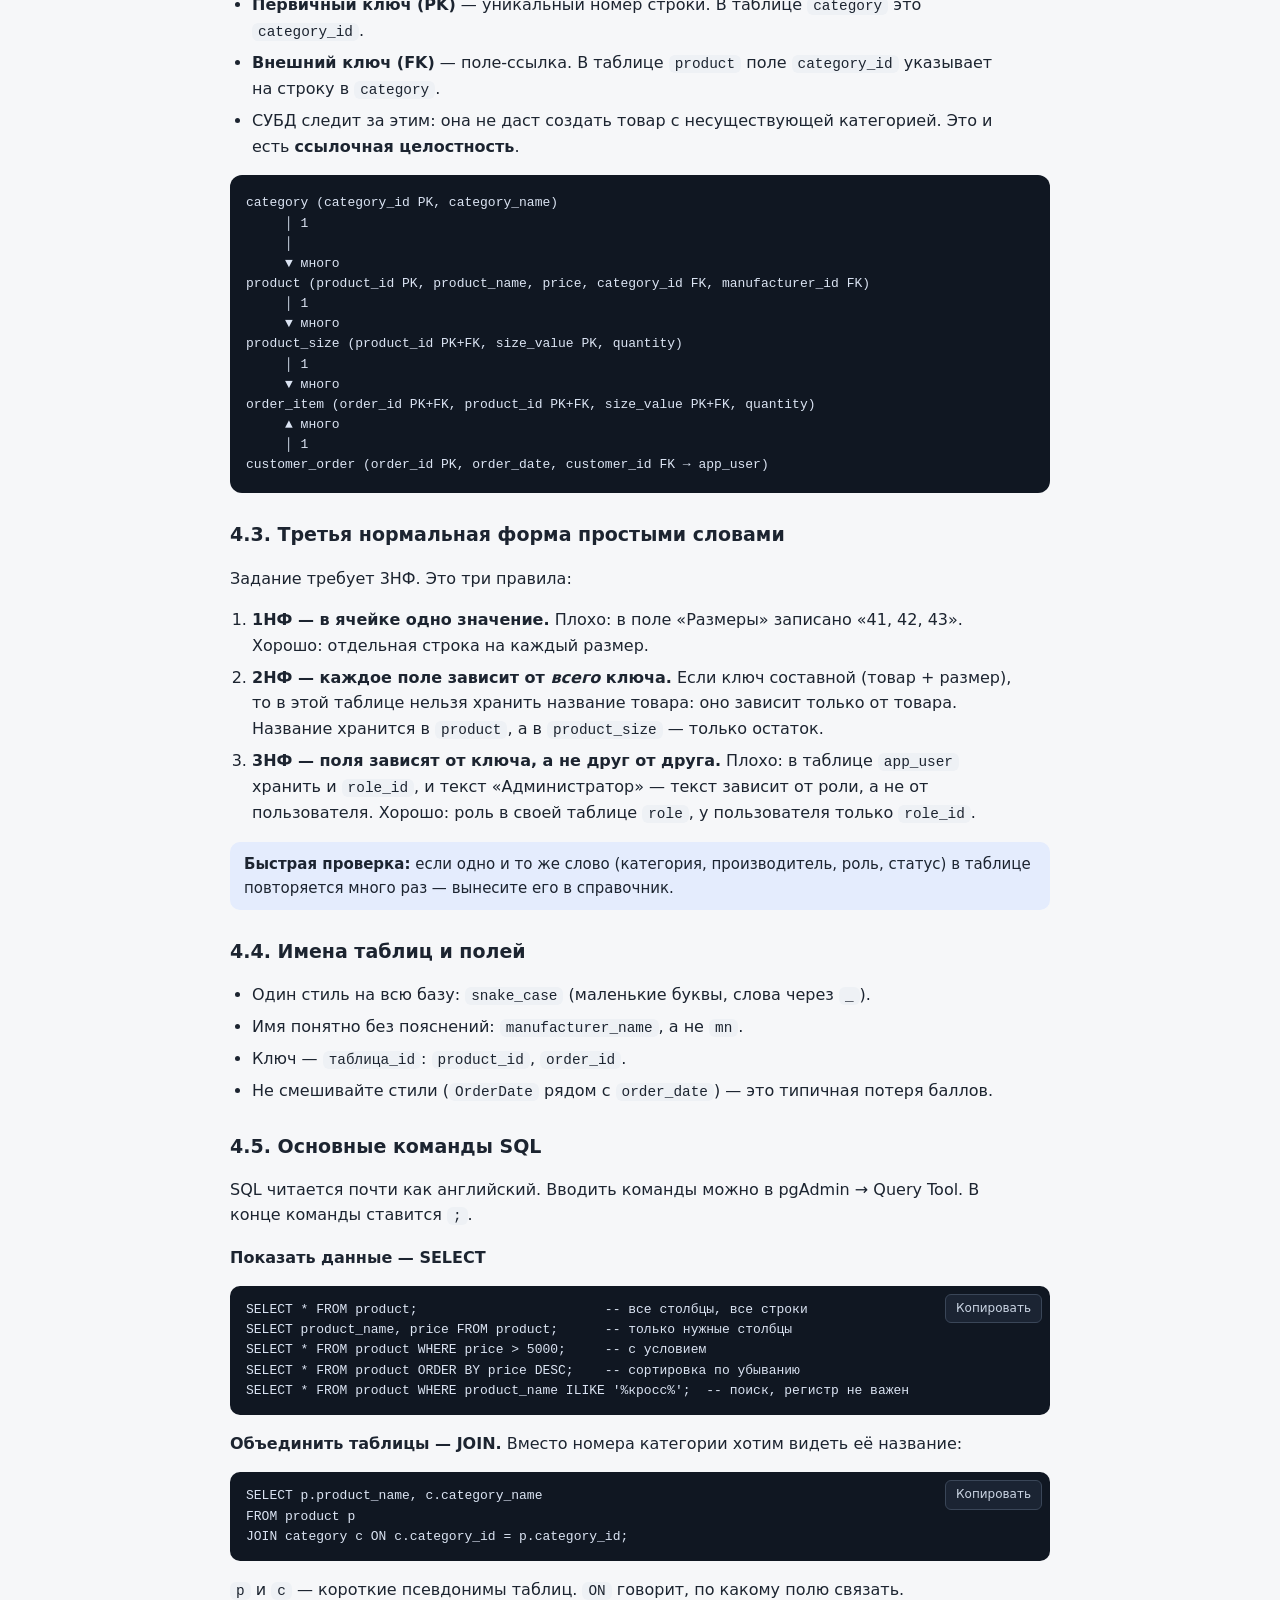
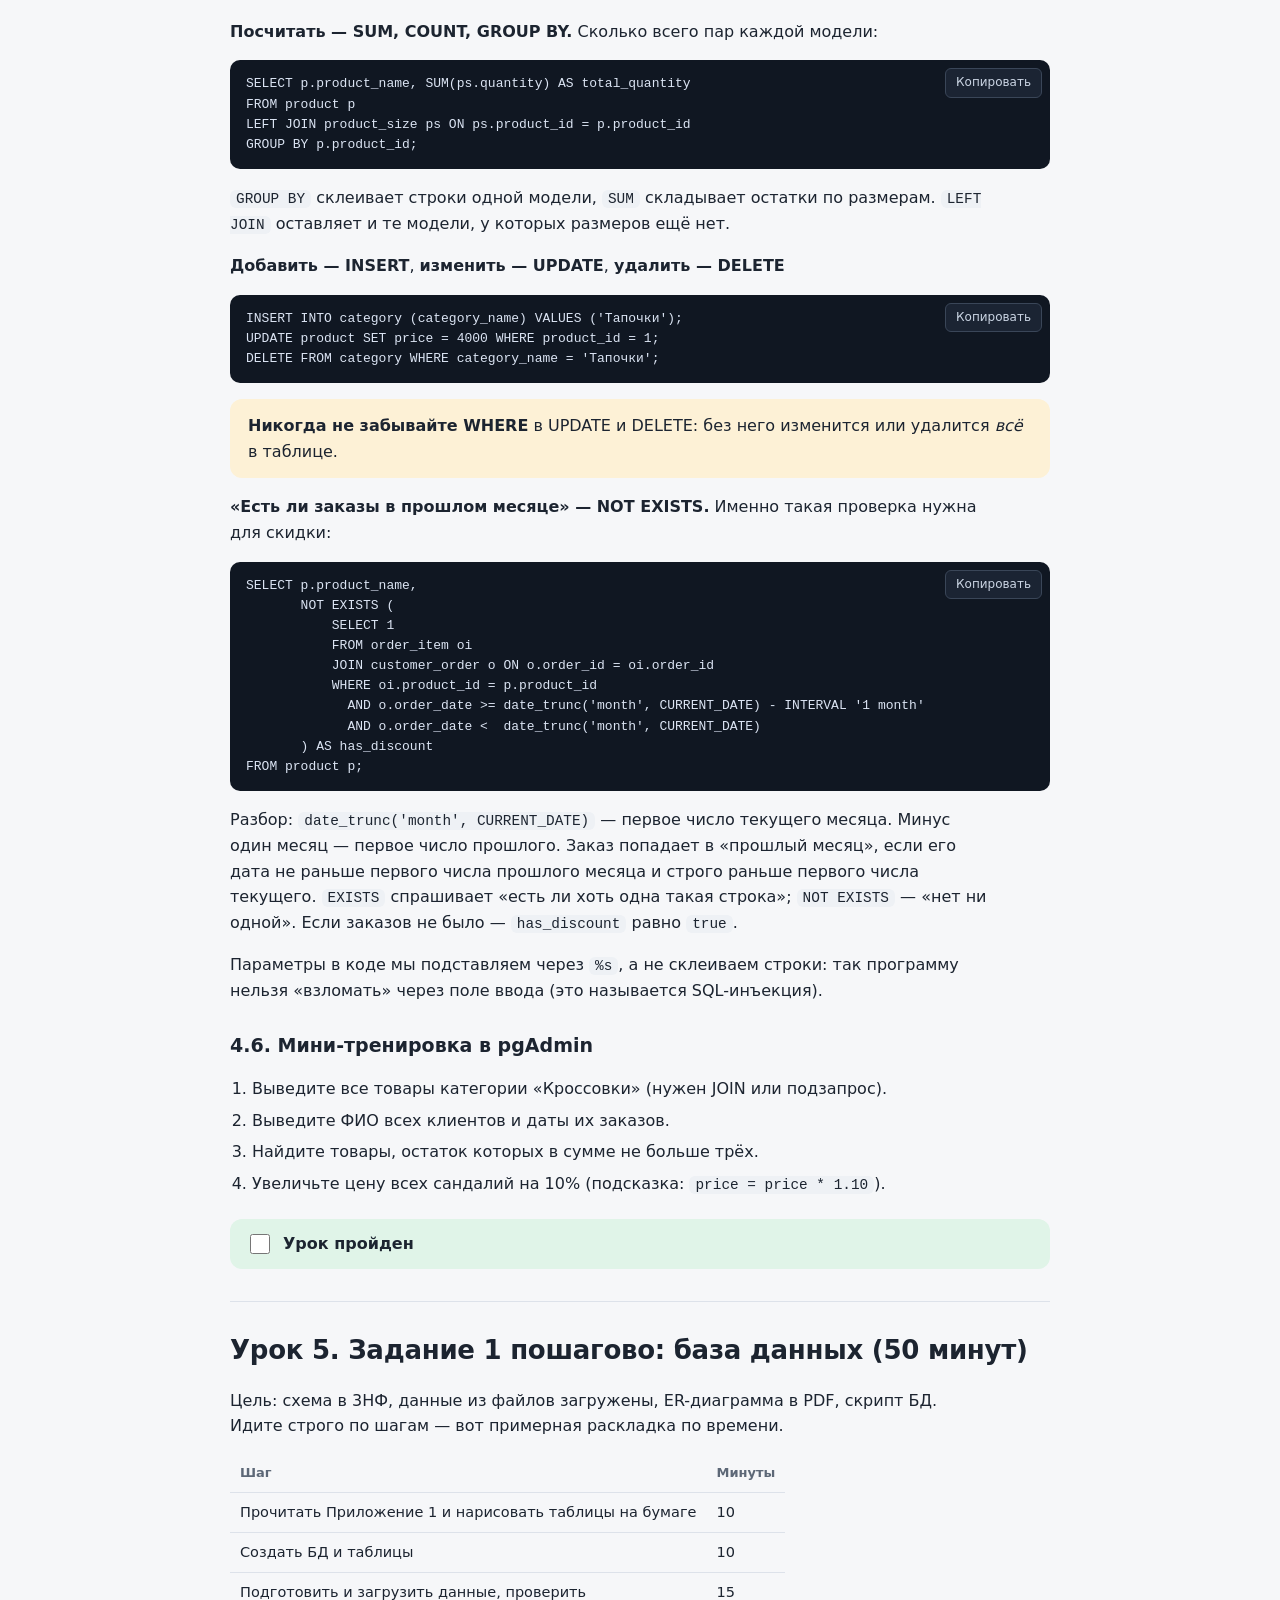
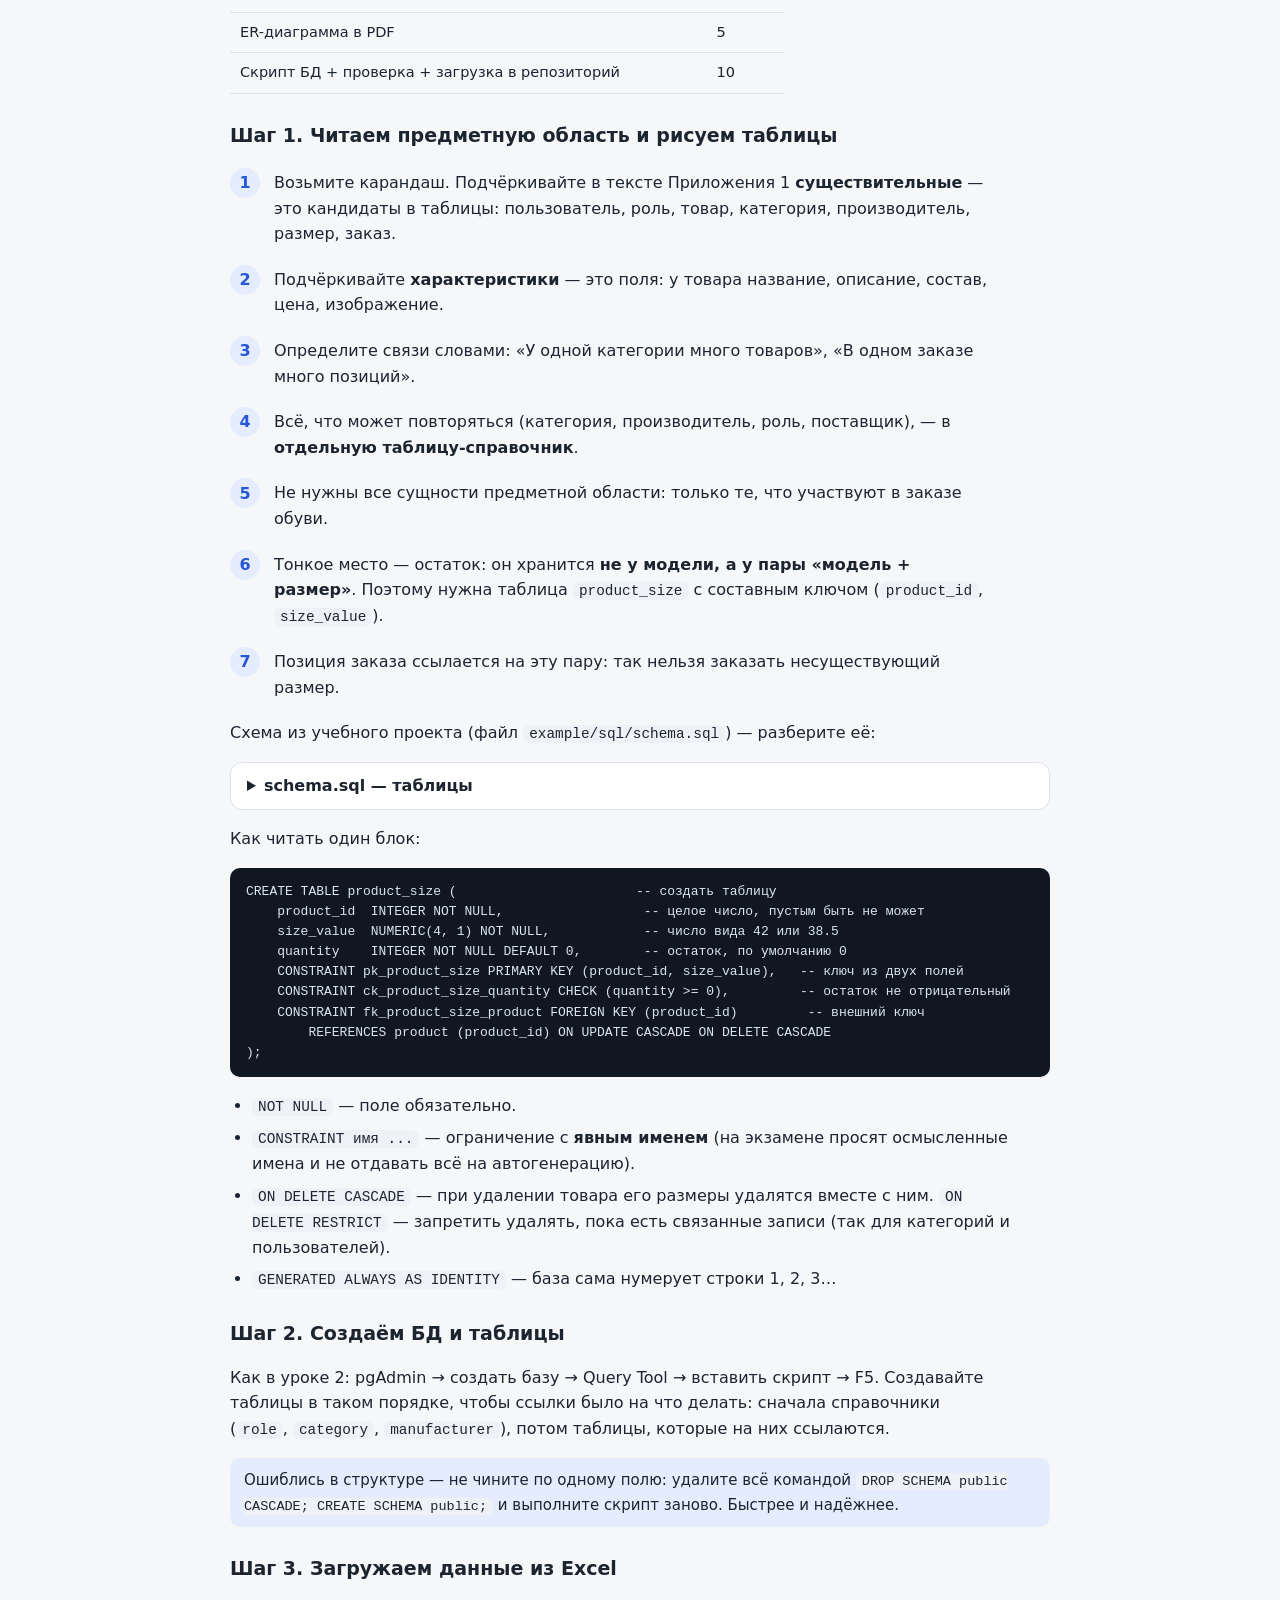
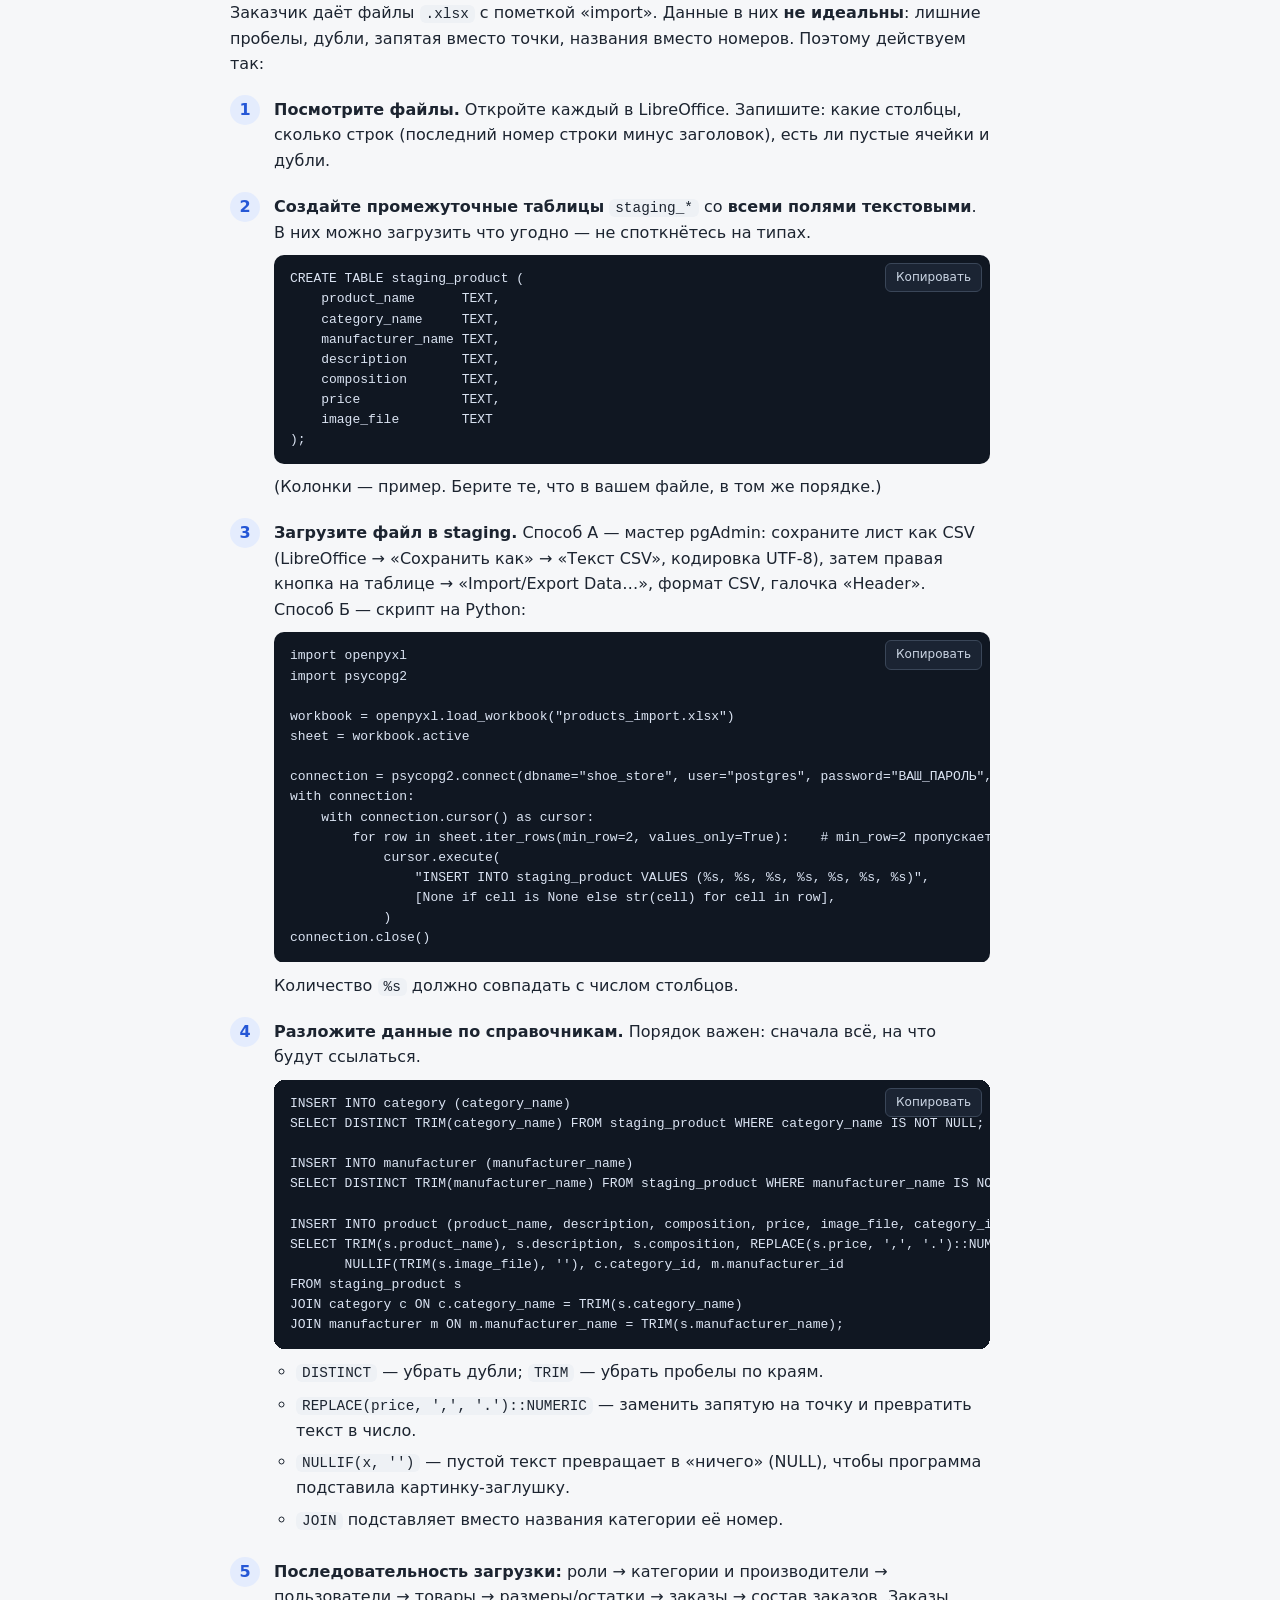
<file: exam-guide/beginner.html>
<!doctype html>
<html lang="ru">
<head>
<meta charset="utf-8">
<meta name="viewport" content="width=device-width, initial-scale=1">
<title>Курс для новичков — ДЭ 09.02.07</title>
<meta name="description" content="Подробный курс с нуля: как подготовиться к демонстрационному экзамену по программированию, не написав раньше ни строчки кода.">
<link rel="stylesheet" href="style.css">
</head>
<body>

<header class="topbar">
  <a class="brand" href="index.html">← Гайд по ДЭ</a>
  <nav class="nav" aria-label="Уроки" id="lessonNav"></nav>
  <div class="topstatus">
    <div class="progress-wrap" title="Пройдено уроков">
      <div class="progress"><div id="lessonBar" class="progress-bar"></div></div>
      <span id="lessonPct">0%</span>
    </div>
  </div>
</header>

<main class="lessons">

<section class="hero">
  <p class="eyebrow">Курс «с нуля»</p>
  <h1>Как сдать демонстрационный экзамен, если вы ни разу не программировали</h1>
  <p class="lead">Здесь всё объяснено простыми словами и по шагам: что поставить на компьютер, что такое база данных, как написать программу и куда её сдать. В конце вы получите работающий учебный проект — по нему можно потренироваться и разобрать каждую строчку.</p>
  <div class="callout">
    <b>Честно о сроках.</b> За один вечер программировать не научиться. Но экзамен проверяет вполне конкретный набор умений, и их можно натренировать за 3–4 недели ежедневных занятий по 1–2 часа. Идите по урокам по порядку, ничего не пропускайте и каждое задание делайте руками, а не просто читайте.
  </div>
  <div class="callout warn-box">
    <b>Важно про учебный проект.</b> Это <i>тренировочный</i> пример на основе образца из КИМ (магазин обуви). На экзамене вы получите свою предметную область, свои таблицы, макет и стиль. Не заучивайте код — разберитесь, как он устроен, и вы сможете сделать то же самое для любой предметной области.
  </div>
</section>

<!-- ====================================================== -->
<section class="lesson" id="l0" data-title="0. План">
  <h2>Урок 0. С чего начать и как учиться</h2>
  <p>Демонстрационный экзамен (ДЭ) — это не тест с вопросами. Вам дают задание, как на настоящей работе, и вы за отведённое время делаете из него готовый продукт: базу данных и программу. Проверяют результат: открывают вашу программу и смотрят, что она умеет.</p>

  <h3>Что нужно уметь (всего пять навыков)</h3>
  <ol class="big-list">
    <li><b>Спроектировать базу данных</b> — разложить информацию по таблицам и связать их (урок 4–5).</li>
    <li><b>Загрузить в неё данные</b> из файлов Excel (урок 5).</li>
    <li><b>Написать программу с окнами</b>, которая показывает данные из базы (уроки 6–7).</li>
    <li><b>Реализовать правила</b>: скидка, подсветка, поиск, сортировка, заказ (уроки 7–9).</li>
    <li><b>Сдать работу</b> в репозиторий Git (урок 10).</li>
  </ol>

  <h3>План подготовки на 4 недели</h3>
  <table class="plain wide">
    <thead><tr><th>Неделя</th><th>Что делаем</th><th>Результат</th></tr></thead>
    <tbody>
      <tr><td>1</td><td>Уроки 1–3: установка, основы Python, запуск учебного проекта</td><td>Учебный проект запускается у вас на компьютере</td></tr>
      <tr><td>2</td><td>Уроки 4–5: SQL и база данных, задание 1 по таймеру 50 минут</td><td>Умеете создать БД, загрузить данные, сделать ER-диаграмму и скрипт</td></tr>
      <tr><td>3</td><td>Уроки 6–9: каталог, вход, заказ, управление заказами</td><td>Умеете написать каждый кусок программы сами, глядя в шпаргалку</td></tr>
      <tr><td>4</td><td>Урок 10–11: Git, сдача и пробный экзамен целиком на 3 ч 30 мин</td><td>Прошли весь экзамен по таймеру и сдали в репозиторий</td></tr>
    </tbody>
  </table>

  <h3>Как правильно учиться</h3>
  <ul>
    <li><b>Печатайте код сами.</b> Копировать — быстро, но руки ничего не запоминают. Хотя бы первые два раза перепишите код вручную.</li>
    <li><b>Ломайте и чините.</b> Измените число, удалите строку — посмотрите, какая ошибка появится. Это лучший способ понять код.</li>
    <li><b>Не бойтесь красных сообщений.</b> Ошибка — это подсказка, а не приговор. Урок 11 учит их читать.</li>
    <li><b>Таймер.</b> Начиная со второй недели решайте задания на время — на странице гайда есть таймер.</li>
  </ul>
  <label class="done"><input type="checkbox" data-lesson="l0"> Урок пройден</label>
</section>

<!-- ====================================================== -->
<section class="lesson" id="l1" data-title="1. Словарь">
  <h2>Урок 1. Словарь: слова, которые вы услышите</h2>
  <p>Не пытайтесь выучить всё сразу. Пробегите глазами сейчас и возвращайтесь, когда встретите незнакомое слово.</p>
  <div class="term-grid">
    <div class="term"><b>Программа</b><span>Набор инструкций для компьютера. Мы пишем их на языке программирования.</span></div>
    <div class="term"><b>Код</b><span>Текст программы. Лежит в файлах, например <code>main.py</code>.</span></div>
    <div class="term"><b>Python</b><span>Язык программирования. Один из самых простых для начала. Файлы заканчиваются на <code>.py</code>.</span></div>
    <div class="term"><b>Переменная</b><span>«Коробка с именем», в которой лежит значение: <code>price = 4500</code>.</span></div>
    <div class="term"><b>Функция</b><span>Кусок кода с именем, который можно вызывать много раз. Например, функция «посчитай цену со скидкой».</span></div>
    <div class="term"><b>Интерфейс</b><span>Всё, что видит пользователь: окна, кнопки, списки, поля ввода.</span></div>
    <div class="term"><b>База данных (БД)</b><span>Организованное хранилище информации. Как набор связанных таблиц Excel, но надёжнее и быстрее.</span></div>
    <div class="term"><b>СУБД</b><span>Программа, которая управляет базой данных. У нас — PostgreSQL.</span></div>
    <div class="term"><b>Таблица</b><span>Список однотипных записей. Таблица «Товары», таблица «Пользователи».</span></div>
    <div class="term"><b>Строка (запись)</b><span>Один элемент таблицы: один конкретный товар.</span></div>
    <div class="term"><b>Столбец (поле)</b><span>Одно свойство записи: название, цена, размер.</span></div>
    <div class="term"><b>Первичный ключ (PK)</b><span>Поле, которое однозначно определяет строку. Обычно номер: 1, 2, 3… Не повторяется.</span></div>
    <div class="term"><b>Внешний ключ (FK)</b><span>Поле, которое ссылается на ключ другой таблицы. Так таблицы связывают: у товара есть «номер категории».</span></div>
    <div class="term"><b>Связь</b><span>Отношение между таблицами: у одной категории много товаров («один-ко-многим»).</span></div>
    <div class="term"><b>Нормальная форма (3НФ)</b><span>Правила, как разложить данные по таблицам без дублирования. Подробно в уроке 4.</span></div>
    <div class="term"><b>SQL</b><span>Язык запросов к базе: «покажи все товары дороже 5000».</span></div>
    <div class="term"><b>ER-диаграмма</b><span>Картинка: прямоугольники-таблицы и линии-связи между ними.</span></div>
    <div class="term"><b>Транзакция</b><span>Группа действий «всё или ничего». Если на середине сбой, всё откатывается, как будто ничего не было.</span></div>
    <div class="term"><b>Импорт</b><span>Загрузка данных из файла (Excel, CSV) в базу.</span></div>
    <div class="term"><b>Скрипт БД</b><span>Файл <code>.sql</code> с командами, который воссоздаёт всю базу вместе с данными.</span></div>
    <div class="term"><b>Репозиторий</b><span>Хранилище вашего проекта с историей изменений. Сдача — это загрузка файлов туда.</span></div>
    <div class="term"><b>Git</b><span>Программа, которая работает с репозиторием: <code>commit</code>, <code>push</code>.</span></div>
    <div class="term"><b>Коммит</b><span>«Снимок» проекта с вашим комментарием: «Задание 1 готово».</span></div>
    <div class="term"><b>Отладка</b><span>Поиск и исправление ошибок в программе.</span></div>
    <div class="term"><b>Исключение</b><span>Ошибка во время работы программы. Если её не обработать, программа закроется.</span></div>
    <div class="term"><b>README.md</b><span>Файл-описание проекта в корне репозитория. Его читают первым.</span></div>
  </div>
  <label class="done"><input type="checkbox" data-lesson="l1"> Урок пройден</label>
</section>

<!-- ====================================================== -->
<section class="lesson" id="l2" data-title="2. Установка">
  <h2>Урок 2. Устанавливаем инструменты и запускаем учебный проект</h2>
  <p>На экзамене всё уже установлено. Но готовиться вы будете дома, поэтому поставьте то же самое. Всё это бесплатно.</p>

  <h3>Что ставим</h3>
  <table class="plain wide">
    <thead><tr><th>Программа</th><th>Зачем</th><th>Как поставить</th></tr></thead>
    <tbody>
      <tr><td>Python 3</td><td>Язык, на котором пишем</td><td>python.org → Downloads. В установщике <b>обязательно</b> поставьте галочку «Add python.exe to PATH».</td></tr>
      <tr><td>PostgreSQL</td><td>СУБД, где живёт база</td><td>postgresql.org → Download → Windows. Запомните пароль пользователя <code>postgres</code>. Порт оставьте 5432. Вместе ставится pgAdmin и командные утилиты.</td></tr>
      <tr><td>pgAdmin 4</td><td>Окно для работы с PostgreSQL</td><td>Ставится вместе с PostgreSQL.</td></tr>
      <tr><td>VS Code</td><td>Редактор кода</td><td>code.visualstudio.com. Добавьте расширение «Python».</td></tr>
      <tr><td>Git</td><td>Сдача в репозиторий</td><td>git-scm.com → Windows. Все настройки по умолчанию.</td></tr>
      <tr><td>LibreOffice</td><td>Открыть Excel-файлы, сохранить в PDF</td><td>libreoffice.org</td></tr>
    </tbody>
  </table>

  <h3>Проверяем, что всё встало</h3>
  <p>Откройте <b>Терминал</b> (в VS Code: меню «Терминал → Создать терминал») и по очереди выполните команды:</p>
  <div class="code-block"><button class="copy" type="button">Копировать</button><pre>python --version
git --version
pip --version</pre></div>
  <p>Каждая должна вывести номер версии. Если пишет «не является внутренней или внешней командой» — Python или Git не добавлены в PATH: переустановите и поставьте нужную галочку.</p>
  <p>Теперь поставим две библиотеки для Python (это готовые кусочки чужого кода, которые мы используем):</p>
  <div class="code-block"><button class="copy" type="button">Копировать</button><pre>pip install psycopg2-binary openpyxl</pre></div>
  <ul>
    <li><code>psycopg2-binary</code> — позволяет программе разговаривать с PostgreSQL.</li>
    <li><code>openpyxl</code> — позволяет читать файлы Excel.</li>
  </ul>
  <p>Окна в программе мы рисуем библиотекой <code>tkinter</code> — она уже входит в Python, ставить её не надо.</p>

  <h3>Запускаем учебный проект — 6 шагов</h3>
  <ol class="steps">
    <li><b>Создайте базу.</b> Откройте pgAdmin, введите пароль. Слева раскройте «Servers → PostgreSQL». Правая кнопка на «Databases» → «Create → Database…». Имя: <code>shoe_store</code>. Нажмите «Save».</li>
    <li><b>Создайте таблицы.</b> Правая кнопка на <code>shoe_store</code> → «Query Tool». Откройте файл <code>example/sql/schema.sql</code>, скопируйте всё, вставьте в окно запроса и нажмите F5 (или кнопку ▶). Внизу должно появиться «Query returned successfully».</li>
    <li><b>Загрузите данные.</b> Очистите окно запроса, вставьте содержимое <code>example/sql/sample_data.sql</code>, F5.</li>
    <li><b>Укажите пароль в программе.</b> Откройте <code>example/app/config.py</code> и в <code>DB_SETTINGS</code> впишите свой пароль от PostgreSQL.</li>
    <li><b>Запустите.</b> В терминале:
      <div class="code-block"><button class="copy" type="button">Копировать</button><pre>cd example/app
python main.py</pre></div>
    </li>
    <li><b>Войдите.</b> Логины для проверки: <code>client1</code> (клиент), <code>manager1</code> (менеджер), <code>admin1</code> (администратор). Пароль не нужен.</li>
  </ol>
  <div class="callout">Если программа не открылась или выдала ошибку — не паникуйте. Смотрите урок 11: там разобраны самые частые причины (неверный пароль, база не создана, не поставлена библиотека).</div>
  <label class="done"><input type="checkbox" data-lesson="l2"> Урок пройден</label>
</section>

<!-- ====================================================== -->
<section class="lesson" id="l3" data-title="3. Python">
  <h2>Урок 3. Основы Python — ровно то, что нужно для экзамена</h2>
  <p>Создайте в VS Code файл <code>practice.py</code> и запускайте его командой <code>python practice.py</code>. Пробуйте каждый пример сами.</p>

  <h3>3.1. Переменные и вывод на экран</h3>
  <div class="code-block"><button class="copy" type="button">Копировать</button><pre>product_name = "Кроссовки"
price = 4500
print(product_name)
print("Цена:", price)</pre></div>
  <p>Знак <code>=</code> здесь значит «положи в коробку», а не «равно». Слова <code>product_name</code> и <code>price</code> придумываем мы — это имена. Правило из экзамена: имена должны объяснять, что внутри (<code>price</code>, а не <code>x</code>), и писаться в одном стиле: на Python — <code>snake_case</code> (слова строчными через подчёркивание).</p>

  <h3>3.2. Числа, текст, да/нет</h3>
  <div class="code-block"><button class="copy" type="button">Копировать</button><pre>quantity = 3            # целое число
price = 4500.50         # число с дробной частью
name = "Ботинки"        # текст в кавычках
has_discount = True     # да (True) или нет (False)
total = price * quantity
print(total)</pre></div>
  <p>Всё после <code>#</code> — комментарий. Компьютер его пропускает; он нужен людям. На экзамене комментарии нужны <b>только к неочевидному</b>: не пишите <code># умножаем</code> рядом с <code>*</code>.</p>

  <h3>3.3. Условия: if</h3>
  <div class="code-block"><button class="copy" type="button">Копировать</button><pre>total_quantity = 4

if total_quantity &gt; 5:
    label = "много"
else:
    label = "мало"

print(label)</pre></div>
  <p>Отступ в 4 пробела <b>обязателен</b>: по нему Python понимает, что относится к <code>if</code>. Сравнения: <code>&gt;</code> больше, <code>&lt;</code> меньше, <code>&gt;=</code> не меньше, <code>&lt;=</code> не больше, <code>==</code> равно, <code>!=</code> не равно. Обратите внимание: «если <i>больше</i> пяти — много», а «пять или менее — мало». Именно так в задании: 5 — это ещё «мало».</p>
  <p>Можно объединять: <code>and</code> (и), <code>or</code> (или), <code>not</code> (не).</p>

  <h3>3.4. Списки и циклы</h3>
  <div class="code-block"><button class="copy" type="button">Копировать</button><pre>prices = [4500, 8900, 1900]

for price in prices:
    print(price)

print(len(prices))      # сколько элементов
prices.append(6200)     # добавить в конец</pre></div>
  <p>Цикл <code>for</code> берёт элементы списка по одному и выполняет вложенный блок для каждого. Каталог товаров в программе — это как раз список, и мы идём по нему циклом, чтобы нарисовать каждую карточку.</p>

  <h3>3.5. Словари — «карточки» с полями</h3>
  <div class="code-block"><button class="copy" type="button">Копировать</button><pre>product = {
    "product_name": "Кроссовки Runner",
    "price": 4500,
    "category_name": "Кроссовки",
}

print(product["product_name"])
product["price"] = 4000</pre></div>
  <p>Один товар из базы приходит в программу именно как словарь: по названию поля получаем значение.</p>

  <h3>3.6. Функции</h3>
  <div class="code-block"><button class="copy" type="button">Копировать</button><pre>def stock_label(total_quantity):
    if total_quantity &gt; 5:
        return "много"
    return "мало"

print(stock_label(12))   # много
print(stock_label(5))    # мало</pre></div>
  <p><code>def</code> объявляет функцию. В скобках — то, что ей передают (аргументы). <code>return</code> — то, что она возвращает. Хорошая функция делает одно дело и называется глаголом: <code>calc_final_price</code>, <code>stock_label</code>.</p>
  <p><b>Задание для самопроверки:</b> напишите функцию <code>calc_final_price(price, has_discount)</code>, которая возвращает цену, уменьшенную на 25%, если <code>has_discount</code> равно <code>True</code>, иначе — прежнюю цену. Сверьтесь с файлом <code>rules.py</code> ниже.</p>

  <h3>3.7. Обработка ошибок: try / except</h3>
  <div class="code-block"><button class="copy" type="button">Копировать</button><pre>text = "abc"

try:
    quantity = int(text)
except ValueError:
    print("Введите число")</pre></div>
  <p>Если внутри <code>try</code> случится ошибка, программа не упадёт, а выполнит блок <code>except</code>. Так мы защищаем приложение: на экзамене проверяют, что программа <b>не закрывается аварийно</b> при неправильном вводе или недоступной базе.</p>

  <h3>3.8. Импорты и несколько файлов</h3>
  <div class="code-block"><button class="copy" type="button">Копировать</button><pre>import rules                      # подключили файл rules.py
print(rules.stock_label(7))       # вызвали функцию из него

from decimal import Decimal       # взяли одну вещь из стандартной библиотеки</pre></div>
  <p>Большую программу делят на файлы по смыслу: правила — в <code>rules.py</code>, работа с базой — в <code>database.py</code>, окна — в <code>*_page.py</code>. Так и проверяющему понятнее, и вам проще искать ошибки.</p>

  <h3>3.9. Деньги: почему Decimal</h3>
  <p>Обычные дробные числа считают с мелкими неточностями (<code>0.1 + 0.2</code> даёт <code>0.30000000000000004</code>). Для денег используют <code>Decimal</code>: <code>Decimal("4500.00") * Decimal("0.75")</code> даёт ровно <code>3375.0000</code>. База PostgreSQL отдаёт цены типом <code>Decimal</code> — и если умножить его на обычное дробное число <code>0.75</code>, Python выдаст ошибку. Поэтому в учебном коде скидка записана как <code>Decimal("0.25")</code>.</p>

  <h3>Мини-тренировка</h3>
  <ol>
    <li>Составьте список из пяти цен и выведите циклом только те, что больше 3000.</li>
    <li>Сделайте словарь товара и функцию, которая принимает его и возвращает строку <code>"Название — цена ₽"</code>.</li>
    <li>Запросите у пользователя число через <code>input()</code> и обработайте ошибку, если ввели не число.</li>
  </ol>
  <label class="done"><input type="checkbox" data-lesson="l3"> Урок пройден</label>
</section>

<!-- ====================================================== -->
<section class="lesson" id="l4" data-title="4. БД и SQL">
  <h2>Урок 4. Базы данных и SQL с нуля</h2>

  <h3>4.1. Зачем таблицы, если есть один большой Excel?</h3>
  <p>Представьте, что мы записываем заказы в одну таблицу:</p>
  <table class="plain wide">
    <thead><tr><th>Дата</th><th>Клиент</th><th>Товар</th><th>Категория</th><th>Производитель</th><th>Размер</th></tr></thead>
    <tbody>
      <tr><td>01.10</td><td>Иванов И.И.</td><td>Кроссовки Runner</td><td>Кроссовки</td><td>Nord Steps</td><td>42</td></tr>
      <tr><td>01.10</td><td>Иванов И.И.</td><td>Ботинки Trail</td><td>Ботинки</td><td>Альпина</td><td>43</td></tr>
      <tr><td>05.10</td><td>Петрова М.С.</td><td>Кроссовки Runner</td><td>Кроссовки</td><td>Nord Steps</td><td>41</td></tr>
    </tbody>
  </table>
  <p>Проблемы: «Кроссовки Runner» и «Nord Steps» повторяются; если производитель переименуется, править придётся везде; опечатка («Кросовки») создаст «новую» категорию. Решение: каждую сущность хранить <b>один раз</b> в своей таблице, а в остальных местах ссылаться на неё по номеру.</p>

  <h3>4.2. Ключи и связи</h3>
  <ul>
    <li><b>Первичный ключ (PK)</b> — уникальный номер строки. В таблице <code>category</code> это <code>category_id</code>.</li>
    <li><b>Внешний ключ (FK)</b> — поле-ссылка. В таблице <code>product</code> поле <code>category_id</code> указывает на строку в <code>category</code>.</li>
    <li>СУБД следит за этим: она не даст создать товар с несуществующей категорией. Это и есть <b>ссылочная целостность</b>.</li>
  </ul>
  <div class="diagram">
    <pre>category (category_id PK, category_name)
     │ 1
     │
     ▼ много
product (product_id PK, product_name, price, category_id FK, manufacturer_id FK)
     │ 1
     ▼ много
product_size (product_id PK+FK, size_value PK, quantity)
     │ 1
     ▼ много
order_item (order_id PK+FK, product_id PK+FK, size_value PK+FK, quantity)
     ▲ много
     │ 1
customer_order (order_id PK, order_date, customer_id FK → app_user)</pre>
  </div>

  <h3>4.3. Третья нормальная форма простыми словами</h3>
  <p>Задание требует 3НФ. Это три правила:</p>
  <ol>
    <li><b>1НФ — в ячейке одно значение.</b> Плохо: в поле «Размеры» записано «41, 42, 43». Хорошо: отдельная строка на каждый размер.</li>
    <li><b>2НФ — каждое поле зависит от <i>всего</i> ключа.</b> Если ключ составной (товар + размер), то в этой таблице нельзя хранить название товара: оно зависит только от товара. Название хранится в <code>product</code>, а в <code>product_size</code> — только остаток.</li>
    <li><b>3НФ — поля зависят от ключа, а не друг от друга.</b> Плохо: в таблице <code>app_user</code> хранить и <code>role_id</code>, и текст «Администратор» — текст зависит от роли, а не от пользователя. Хорошо: роль в своей таблице <code>role</code>, у пользователя только <code>role_id</code>.</li>
  </ol>
  <div class="tip"><b>Быстрая проверка:</b> если одно и то же слово (категория, производитель, роль, статус) в таблице повторяется много раз — вынесите его в справочник.</div>

  <h3>4.4. Имена таблиц и полей</h3>
  <ul>
    <li>Один стиль на всю базу: <code>snake_case</code> (маленькие буквы, слова через <code>_</code>).</li>
    <li>Имя понятно без пояснений: <code>manufacturer_name</code>, а не <code>mn</code>.</li>
    <li>Ключ — <code>таблица_id</code>: <code>product_id</code>, <code>order_id</code>.</li>
    <li>Не смешивайте стили (<code>OrderDate</code> рядом с <code>order_date</code>) — это типичная потеря баллов.</li>
  </ul>

  <h3>4.5. Основные команды SQL</h3>
  <p>SQL читается почти как английский. Вводить команды можно в pgAdmin → Query Tool. В конце команды ставится <code>;</code>.</p>

  <p><b>Показать данные — SELECT</b></p>
  <div class="code-block"><button class="copy" type="button">Копировать</button><pre>SELECT * FROM product;                        -- все столбцы, все строки
SELECT product_name, price FROM product;      -- только нужные столбцы
SELECT * FROM product WHERE price &gt; 5000;     -- с условием
SELECT * FROM product ORDER BY price DESC;    -- сортировка по убыванию
SELECT * FROM product WHERE product_name ILIKE '%кросс%';  -- поиск, регистр не важен</pre></div>

  <p><b>Объединить таблицы — JOIN.</b> Вместо номера категории хотим видеть её название:</p>
  <div class="code-block"><button class="copy" type="button">Копировать</button><pre>SELECT p.product_name, c.category_name
FROM product p
JOIN category c ON c.category_id = p.category_id;</pre></div>
  <p><code>p</code> и <code>c</code> — короткие псевдонимы таблиц. <code>ON</code> говорит, по какому полю связать.</p>

  <p><b>Посчитать — SUM, COUNT, GROUP BY.</b> Сколько всего пар каждой модели:</p>
  <div class="code-block"><button class="copy" type="button">Копировать</button><pre>SELECT p.product_name, SUM(ps.quantity) AS total_quantity
FROM product p
LEFT JOIN product_size ps ON ps.product_id = p.product_id
GROUP BY p.product_id;</pre></div>
  <p><code>GROUP BY</code> склеивает строки одной модели, <code>SUM</code> складывает остатки по размерам. <code>LEFT JOIN</code> оставляет и те модели, у которых размеров ещё нет.</p>

  <p><b>Добавить — INSERT</b>, <b>изменить — UPDATE</b>, <b>удалить — DELETE</b></p>
  <div class="code-block"><button class="copy" type="button">Копировать</button><pre>INSERT INTO category (category_name) VALUES ('Тапочки');
UPDATE product SET price = 4000 WHERE product_id = 1;
DELETE FROM category WHERE category_name = 'Тапочки';</pre></div>
  <div class="callout warn-box"><b>Никогда не забывайте WHERE</b> в UPDATE и DELETE: без него изменится или удалится <i>всё</i> в таблице.</div>

  <p><b>«Есть ли заказы в прошлом месяце» — NOT EXISTS.</b> Именно такая проверка нужна для скидки:</p>
  <div class="code-block"><button class="copy" type="button">Копировать</button><pre>SELECT p.product_name,
       NOT EXISTS (
           SELECT 1
           FROM order_item oi
           JOIN customer_order o ON o.order_id = oi.order_id
           WHERE oi.product_id = p.product_id
             AND o.order_date &gt;= date_trunc('month', CURRENT_DATE) - INTERVAL '1 month'
             AND o.order_date &lt;  date_trunc('month', CURRENT_DATE)
       ) AS has_discount
FROM product p;</pre></div>
  <p>Разбор: <code>date_trunc('month', CURRENT_DATE)</code> — первое число текущего месяца. Минус один месяц — первое число прошлого. Заказ попадает в «прошлый месяц», если его дата не раньше первого числа прошлого месяца и строго раньше первого числа текущего. <code>EXISTS</code> спрашивает «есть ли хоть одна такая строка»; <code>NOT EXISTS</code> — «нет ни одной». Если заказов не было — <code>has_discount</code> равно <code>true</code>.</p>

  <p>Параметры в коде мы подставляем через <code>%s</code>, а не склеиваем строки: так программу нельзя «взломать» через поле ввода (это называется SQL-инъекция).</p>

  <h3>4.6. Мини-тренировка в pgAdmin</h3>
  <ol>
    <li>Выведите все товары категории «Кроссовки» (нужен JOIN или подзапрос).</li>
    <li>Выведите ФИО всех клиентов и даты их заказов.</li>
    <li>Найдите товары, остаток которых в сумме не больше трёх.</li>
    <li>Увеличьте цену всех сандалий на 10% (подсказка: <code>price = price * 1.10</code>).</li>
  </ol>
  <label class="done"><input type="checkbox" data-lesson="l4"> Урок пройден</label>
</section>

<!-- ====================================================== -->
<section class="lesson" id="l5" data-title="5. Задание 1">
  <h2>Урок 5. Задание 1 пошагово: база данных (50 минут)</h2>
  <p>Цель: схема в 3НФ, данные из файлов загружены, ER-диаграмма в PDF, скрипт БД. Идите строго по шагам — вот примерная раскладка по времени.</p>
  <table class="plain wide">
    <thead><tr><th>Шаг</th><th>Минуты</th></tr></thead>
    <tbody>
      <tr><td>Прочитать Приложение 1 и нарисовать таблицы на бумаге</td><td>10</td></tr>
      <tr><td>Создать БД и таблицы</td><td>10</td></tr>
      <tr><td>Подготовить и загрузить данные, проверить</td><td>15</td></tr>
      <tr><td>ER-диаграмма в PDF</td><td>5</td></tr>
      <tr><td>Скрипт БД + проверка + загрузка в репозиторий</td><td>10</td></tr>
    </tbody>
  </table>

  <h3>Шаг 1. Читаем предметную область и рисуем таблицы</h3>
  <ol class="steps">
    <li>Возьмите карандаш. Подчёркивайте в тексте Приложения 1 <b>существительные</b> — это кандидаты в таблицы: пользователь, роль, товар, категория, производитель, размер, заказ.</li>
    <li>Подчёркивайте <b>характеристики</b> — это поля: у товара название, описание, состав, цена, изображение.</li>
    <li>Определите связи словами: «У одной категории много товаров», «В одном заказе много позиций».</li>
    <li>Всё, что может повторяться (категория, производитель, роль, поставщик), — в <b>отдельную таблицу-справочник</b>.</li>
    <li>Не нужны все сущности предметной области: только те, что участвуют в заказе обуви.</li>
    <li>Тонкое место — остаток: он хранится <b>не у модели, а у пары «модель + размер»</b>. Поэтому нужна таблица <code>product_size</code> с составным ключом (<code>product_id</code>, <code>size_value</code>).</li>
    <li>Позиция заказа ссылается на эту пару: так нельзя заказать несуществующий размер.</li>
  </ol>
  <p>Схема из учебного проекта (файл <code>example/sql/schema.sql</code>) — разберите её:</p>
  <details class="file"><summary>schema.sql — таблицы</summary>
    <div class="code-block"><button class="copy" type="button">Копировать</button><pre>CREATE TABLE role (
    role_id    INTEGER GENERATED ALWAYS AS IDENTITY,
    role_name  VARCHAR(50) NOT NULL,
    CONSTRAINT pk_role PRIMARY KEY (role_id),
    CONSTRAINT uq_role_name UNIQUE (role_name)
);

CREATE TABLE app_user (
    user_id     INTEGER GENERATED ALWAYS AS IDENTITY,
    login       VARCHAR(100) NOT NULL,
    last_name   VARCHAR(100) NOT NULL,
    first_name  VARCHAR(100) NOT NULL,
    patronymic  VARCHAR(100),
    role_id     INTEGER NOT NULL,
    CONSTRAINT pk_app_user PRIMARY KEY (user_id),
    CONSTRAINT uq_app_user_login UNIQUE (login),
    CONSTRAINT fk_app_user_role FOREIGN KEY (role_id)
        REFERENCES role (role_id) ON UPDATE CASCADE ON DELETE RESTRICT
);

CREATE TABLE category (
    category_id    INTEGER GENERATED ALWAYS AS IDENTITY,
    category_name  VARCHAR(100) NOT NULL,
    CONSTRAINT pk_category PRIMARY KEY (category_id),
    CONSTRAINT uq_category_name UNIQUE (category_name)
);

CREATE TABLE manufacturer (
    manufacturer_id    INTEGER GENERATED ALWAYS AS IDENTITY,
    manufacturer_name  VARCHAR(150) NOT NULL,
    CONSTRAINT pk_manufacturer PRIMARY KEY (manufacturer_id),
    CONSTRAINT uq_manufacturer_name UNIQUE (manufacturer_name)
);

CREATE TABLE product (
    product_id       INTEGER GENERATED ALWAYS AS IDENTITY,
    product_name     VARCHAR(200) NOT NULL,
    description      TEXT,
    composition      VARCHAR(300),
    price            NUMERIC(10, 2) NOT NULL,
    image_file       VARCHAR(200),
    category_id      INTEGER NOT NULL,
    manufacturer_id  INTEGER NOT NULL,
    CONSTRAINT pk_product PRIMARY KEY (product_id),
    CONSTRAINT ck_product_price CHECK (price &gt;= 0),
    CONSTRAINT fk_product_category FOREIGN KEY (category_id)
        REFERENCES category (category_id) ON UPDATE CASCADE ON DELETE RESTRICT,
    CONSTRAINT fk_product_manufacturer FOREIGN KEY (manufacturer_id)
        REFERENCES manufacturer (manufacturer_id) ON UPDATE CASCADE ON DELETE RESTRICT
);

CREATE TABLE product_size (
    product_id  INTEGER NOT NULL,
    size_value  NUMERIC(4, 1) NOT NULL,
    quantity    INTEGER NOT NULL DEFAULT 0,
    CONSTRAINT pk_product_size PRIMARY KEY (product_id, size_value),
    CONSTRAINT ck_product_size_quantity CHECK (quantity &gt;= 0),
    CONSTRAINT fk_product_size_product FOREIGN KEY (product_id)
        REFERENCES product (product_id) ON UPDATE CASCADE ON DELETE CASCADE
);

CREATE TABLE customer_order (
    order_id     INTEGER GENERATED ALWAYS AS IDENTITY,
    order_date   DATE NOT NULL DEFAULT CURRENT_DATE,
    customer_id  INTEGER NOT NULL,
    CONSTRAINT pk_customer_order PRIMARY KEY (order_id),
    CONSTRAINT fk_customer_order_user FOREIGN KEY (customer_id)
        REFERENCES app_user (user_id) ON UPDATE CASCADE ON DELETE RESTRICT
);

CREATE TABLE order_item (
    order_id    INTEGER NOT NULL,
    product_id  INTEGER NOT NULL,
    size_value  NUMERIC(4, 1) NOT NULL,
    quantity    INTEGER NOT NULL,
    CONSTRAINT pk_order_item PRIMARY KEY (order_id, product_id, size_value),
    CONSTRAINT ck_order_item_quantity CHECK (quantity &gt; 0),
    CONSTRAINT fk_order_item_order FOREIGN KEY (order_id)
        REFERENCES customer_order (order_id) ON UPDATE CASCADE ON DELETE CASCADE,
    CONSTRAINT fk_order_item_product_size FOREIGN KEY (product_id, size_value)
        REFERENCES product_size (product_id, size_value) ON UPDATE CASCADE ON DELETE RESTRICT
);</pre></div>
  </details>
  <p>Как читать один блок:</p>
  <div class="code-block"><pre>CREATE TABLE product_size (                       -- создать таблицу
    product_id  INTEGER NOT NULL,                  -- целое число, пустым быть не может
    size_value  NUMERIC(4, 1) NOT NULL,            -- число вида 42 или 38.5
    quantity    INTEGER NOT NULL DEFAULT 0,        -- остаток, по умолчанию 0
    CONSTRAINT pk_product_size PRIMARY KEY (product_id, size_value),   -- ключ из двух полей
    CONSTRAINT ck_product_size_quantity CHECK (quantity &gt;= 0),         -- остаток не отрицательный
    CONSTRAINT fk_product_size_product FOREIGN KEY (product_id)         -- внешний ключ
        REFERENCES product (product_id) ON UPDATE CASCADE ON DELETE CASCADE
);</pre></div>
  <ul>
    <li><code>NOT NULL</code> — поле обязательно.</li>
    <li><code>CONSTRAINT имя ...</code> — ограничение с <b>явным именем</b> (на экзамене просят осмысленные имена и не отдавать всё на автогенерацию).</li>
    <li><code>ON DELETE CASCADE</code> — при удалении товара его размеры удалятся вместе с ним. <code>ON DELETE RESTRICT</code> — запретить удалять, пока есть связанные записи (так для категорий и пользователей).</li>
    <li><code>GENERATED ALWAYS AS IDENTITY</code> — база сама нумерует строки 1, 2, 3…</li>
  </ul>

  <h3>Шаг 2. Создаём БД и таблицы</h3>
  <p>Как в уроке 2: pgAdmin → создать базу → Query Tool → вставить скрипт → F5. Создавайте таблицы в таком порядке, чтобы ссылки было на что делать: сначала справочники (<code>role</code>, <code>category</code>, <code>manufacturer</code>), потом таблицы, которые на них ссылаются.</p>
  <div class="tip">Ошиблись в структуре — не чините по одному полю: удалите всё командой <code>DROP SCHEMA public CASCADE; CREATE SCHEMA public;</code> и выполните скрипт заново. Быстрее и надёжнее.</div>

  <h3>Шаг 3. Загружаем данные из Excel</h3>
  <p>Заказчик даёт файлы <code>.xlsx</code> с пометкой «import». Данные в них <b>не идеальны</b>: лишние пробелы, дубли, запятая вместо точки, названия вместо номеров. Поэтому действуем так:</p>
  <ol class="steps">
    <li><b>Посмотрите файлы.</b> Откройте каждый в LibreOffice. Запишите: какие столбцы, сколько строк (последний номер строки минус заголовок), есть ли пустые ячейки и дубли.</li>
    <li><b>Создайте промежуточные таблицы</b> <code>staging_*</code> со <b>всеми полями текстовыми</b>. В них можно загрузить что угодно — не споткнётесь на типах.
      <div class="code-block"><button class="copy" type="button">Копировать</button><pre>CREATE TABLE staging_product (
    product_name      TEXT,
    category_name     TEXT,
    manufacturer_name TEXT,
    description       TEXT,
    composition       TEXT,
    price             TEXT,
    image_file        TEXT
);</pre></div>
      (Колонки — пример. Берите те, что в вашем файле, в том же порядке.)</li>
    <li><b>Загрузите файл в staging.</b> Способ А — мастер pgAdmin: сохраните лист как CSV (LibreOffice → «Сохранить как» → «Текст CSV», кодировка UTF-8), затем правая кнопка на таблице → «Import/Export Data…», формат CSV, галочка «Header». Способ Б — скрипт на Python:
      <div class="code-block"><button class="copy" type="button">Копировать</button><pre>import openpyxl
import psycopg2

workbook = openpyxl.load_workbook("products_import.xlsx")
sheet = workbook.active

connection = psycopg2.connect(dbname="shoe_store", user="postgres", password="ВАШ_ПАРОЛЬ", host="localhost")
with connection:
    with connection.cursor() as cursor:
        for row in sheet.iter_rows(min_row=2, values_only=True):    # min_row=2 пропускает заголовок
            cursor.execute(
                "INSERT INTO staging_product VALUES (%s, %s, %s, %s, %s, %s, %s)",
                [None if cell is None else str(cell) for cell in row],
            )
connection.close()</pre></div>
      Количество <code>%s</code> должно совпадать с числом столбцов.</li>
    <li><b>Разложите данные по справочникам.</b> Порядок важен: сначала всё, на что будут ссылаться.
      <div class="code-block"><button class="copy" type="button">Копировать</button><pre>INSERT INTO category (category_name)
SELECT DISTINCT TRIM(category_name) FROM staging_product WHERE category_name IS NOT NULL;

INSERT INTO manufacturer (manufacturer_name)
SELECT DISTINCT TRIM(manufacturer_name) FROM staging_product WHERE manufacturer_name IS NOT NULL;

INSERT INTO product (product_name, description, composition, price, image_file, category_id, manufacturer_id)
SELECT TRIM(s.product_name), s.description, s.composition, REPLACE(s.price, ',', '.')::NUMERIC,
       NULLIF(TRIM(s.image_file), ''), c.category_id, m.manufacturer_id
FROM staging_product s
JOIN category c ON c.category_name = TRIM(s.category_name)
JOIN manufacturer m ON m.manufacturer_name = TRIM(s.manufacturer_name);</pre></div>
      <ul>
        <li><code>DISTINCT</code> — убрать дубли; <code>TRIM</code> — убрать пробелы по краям.</li>
        <li><code>REPLACE(price, ',', '.')::NUMERIC</code> — заменить запятую на точку и превратить текст в число.</li>
        <li><code>NULLIF(x, '')</code> — пустой текст превращает в «ничего» (NULL), чтобы программа подставила картинку-заглушку.</li>
        <li><code>JOIN</code> подставляет вместо названия категории её номер.</li>
      </ul>
    </li>
    <li><b>Последовательность загрузки:</b> роли → категории и производители → пользователи → товары → размеры/остатки → заказы → состав заказов. Заказы нельзя загрузить раньше товаров.</li>
    <li><b>Проверьте количество строк.</b>
      <div class="code-block"><button class="copy" type="button">Копировать</button><pre>SELECT 'product' AS table_name, COUNT(*) FROM product
UNION ALL SELECT 'app_user', COUNT(*) FROM app_user
UNION ALL SELECT 'customer_order', COUNT(*) FROM customer_order;</pre></div>
      Сравните с числом строк в Excel. Не совпало — ищите, какие строки потерялись (чаще всего из-за пробелов или разных написаний названий в <code>JOIN</code>).</li>
  </ol>

  <h3>Шаг 4. ER-диаграмма в PDF</h3>
  <p>Требования: все таблицы, связи, атрибуты, ключи; типы данных не нужны; формат — PDF.</p>
  <ul>
    <li><b>pgAdmin:</b> правая кнопка на базе → «ERD For Database» (в более старых версиях — «Generate ERD»). Расставьте таблицы так, чтобы линии не путались, сохраните как изображение (кнопка скачивания на панели).</li>
    <li><b>DBeaver:</b> раскройте базу → Schemas → public → Tables, выделите все таблицы, правая кнопка → «View Diagram». Затем «Save as image».</li>
    <li><b>draw.io:</b> можно нарисовать вручную и экспортировать сразу в PDF (File → Export as → PDF).</li>
    <li><b>Картинку → в PDF:</b> вставьте в LibreOffice Writer и экспортируйте (кнопка «Экспорт в PDF»), либо напечатайте на «Microsoft Print to PDF».</li>
  </ul>
  <p>Откройте получившийся PDF и убедитесь: видны все таблицы, на ключах есть пометки PK/FK, линии связей идут к нужным таблицам.</p>

  <h3>Шаг 5. Скрипт БД со структурой <u>и данными</u></h3>
  <p>Скрипт — это текстовый файл, по которому можно воссоздать базу с нуля. Самый надёжный способ — утилита <code>pg_dump</code>. В терминале (путь к ней зависит от версии PostgreSQL — поправьте):</p>
  <div class="code-block"><button class="copy" type="button">Копировать</button><pre>"C:\Program Files\PostgreSQL\16\bin\pg_dump.exe" -U postgres -d shoe_store --inserts --no-owner -f db_script.sql</pre></div>
  <ul>
    <li><code>--inserts</code> — данные выгрузятся понятными командами <code>INSERT</code> (читаемо для эксперта).</li>
    <li><code>--no-owner</code> — не привязывать к конкретному пользователю.</li>
    <li>Потребуется пароль, который вы задали при установке.</li>
  </ul>
  <p><b>Обязательно проверьте скрипт:</b> создайте пустую базу <code>shoe_store_test</code>, выполните в ней <code>db_script.sql</code> и посмотрите, что таблицы и данные на месте. Скрипт только со структурой (без INSERT) — типичная ошибка, за которую снимают баллы.</p>
  <p>Если вы решаете на 1С, вместо скрипта сохраняется файл конфигурации с данными <code>.dt</code>.</p>

  <h3>Чек-лист перед тем, как перейти к заданию 2</h3>
  <ul class="check-plain">
    <li>В БД все нужные таблицы, нет дублей справочных значений.</li>
    <li>Первичные и внешние ключи заданы, у ограничений есть имена.</li>
    <li>Имена в одном стиле.</li>
    <li>Строк в таблицах столько же, сколько в Excel.</li>
    <li>ER-диаграмма — PDF, видны ключи.</li>
    <li>Скрипт содержит INSERT и разворачивается на пустой базе.</li>
    <li>Всё закоммичено и отправлено в репозиторий (урок 10).</li>
  </ul>
  <label class="done"><input type="checkbox" data-lesson="l5"> Урок пройден</label>
</section>

<!-- ====================================================== -->
<section class="lesson" id="l6" data-title="6. Задание 2">
  <h2>Урок 6. Задание 2 пошагово: приложение и каталог (40 минут)</h2>
  <p>Цель: окно с каталогом товаров, цена со скидкой, метка «много/мало», подсветка, заглушка вместо отсутствующей картинки, единый стиль. Мы разберём готовый учебный код по файлам. Откройте папку <code>example/app</code> и читайте файл рядом с пояснением.</p>

  <h3>6.1. Как устроен проект</h3>
  <div class="diagram"><pre>example/app/
├── main.py           ← точка входа: создаёт окно, переключает страницы
├── config.py         ← настройки: пароль БД, название компании, пути к картинкам
├── style.py          ← цвета и шрифты из руководства по стилю
├── rules.py          ← правила бизнеса: скидка, «много/мало», подсветка, поиск
├── database.py       ← все обращения к базе данных (SQL живёт только здесь)
├── widgets.py        ← общие детали интерфейса: шапка, прокрутка, загрузка картинок
├── login_page.py     ← страница входа
├── catalog_page.py   ← страница каталога
├── product_page.py   ← карточка товара и выбор размера
├── cart_page.py      ← корзина и подтверждение заказа
├── orders_page.py    ← список заказов и состав заказа (менеджер/админ)
└── resources/        ← picture.png (заглушка), images/ (картинки товаров), icon.ico</pre></div>
  <p>Принцип «каждому делу — свой файл» экономит время: ошибка в скидке — смотрим в <code>rules.py</code>, не заработал запрос — в <code>database.py</code>.</p>

  <h3>6.2. Шаг первый: стиль и настройки</h3>
  <p>Откройте Приложение 3 вашего варианта и перенесите оттуда цвета и шрифты в <code>style.py</code>, название компании и пути — в <code>config.py</code>. Название компании должно быть в названии приложения (заголовок окна) — в нашем коде это делает <code>main.py</code>: <code>self.title(config.COMPANY_NAME + " — " + page.title)</code>. Иконку ставит строка <code>self.iconbitmap(...)</code>, логотип — картинка на странице входа и в шапке.</p>
  <details class="file"><summary>config.py</summary><div class="code-block"><button class="copy" type="button">Копировать</button><pre>import os

BASE_DIR = os.path.dirname(os.path.abspath(__file__))

COMPANY_NAME = "Ботинок"

DB_SETTINGS = {
    "host": "localhost",
    "port": 5432,
    "dbname": "shoe_store",
    "user": "postgres",
    "password": "postgres",
}

IMAGES_DIR = os.path.join(BASE_DIR, "resources", "images")
PLACEHOLDER_PATH = os.path.join(BASE_DIR, "resources", "picture.png")
ICON_PATH = os.path.join(BASE_DIR, "resources", "icon.ico")

ROLE_CLIENT = "Клиент"
ROLE_MANAGER = "Менеджер"
ROLE_ADMIN = "Администратор"</pre></div></details>
  <details class="file"><summary>style.py</summary><div class="code-block"><button class="copy" type="button">Копировать</button><pre># Значения возьмите из руководства по стилю (Приложение 3) своего варианта.
BACKGROUND = "#FFFFFF"
ACCENT = "#7FFF00"
SECONDARY = "#E8F5D8"
LOW_STOCK_BACKGROUND = "#FFB3B3"

FONT_FAMILY = "Arial"
FONT_NORMAL = (FONT_FAMILY, 11)
FONT_BOLD = (FONT_FAMILY, 11, "bold")
FONT_TITLE = (FONT_FAMILY, 16, "bold")
FONT_OLD_PRICE = (FONT_FAMILY, 10, "overstrike")</pre></div></details>

  <h3>6.3. Шаг второй: правила в rules.py</h3>
  <p>Правила — самое проверяемое место, поэтому они вынесены в маленькие функции без окон и без базы. Любую из них можно проверить в отдельности, выведя результат через <code>print</code>.</p>
  <details class="file" open><summary>rules.py</summary><div class="code-block"><button class="copy" type="button">Копировать</button><pre>from decimal import Decimal

DISCOUNT_RATE = Decimal("0.25")
MANY_PAIRS_LIMIT = 5
LOW_STOCK_LIMIT = 3

ALL_CATEGORIES = "Все категории"
SORT_ASCENDING = "Цена: по возрастанию"
SORT_DESCENDING = "Цена: по убыванию"


def calc_final_price(price, has_discount):
    if has_discount:
        return (price * (1 - DISCOUNT_RATE)).quantize(Decimal("0.01"))
    return price


def stock_label(total_quantity):
    if total_quantity &gt; MANY_PAIRS_LIMIT:
        return "много"
    return "мало"


def is_low_stock(total_quantity):
    return total_quantity &lt;= LOW_STOCK_LIMIT


def filter_and_sort(products, category_name, search_text, sort_mode):
    query = search_text.strip().lower()
    visible = []
    for product in products:
        if category_name != ALL_CATEGORIES and product["category_name"] != category_name:
            continue
        in_name = query in product["product_name"].lower()
        in_description = query in (product["description"] or "").lower()
        if query and not (in_name or in_description):
            continue
        visible.append(product)
    visible.sort(key=lambda item: item["final_price"], reverse=(sort_mode == SORT_DESCENDING))
    return visible


def calc_order_total(order_items):
    return sum((item["unit_price"] * item["quantity"] for item in order_items), Decimal("0"))</pre></div></details>
  <ul>
    <li><code>calc_final_price</code> — если скидка положена, умножает цену на 0,75 и округляет до копеек (<code>quantize</code>); иначе возвращает цену как есть.</li>
    <li><code>stock_label</code> — «много», если пар <b>больше</b> пяти; иначе «мало». Число пар — суммарно по всем размерам (его считает SQL).</li>
    <li><code>is_low_stock</code> — <code>True</code>, если пар <b>не больше</b> трёх: такие карточки красим светло-красным.</li>
    <li><code>filter_and_sort</code> — об этом урок 7.</li>
  </ul>
  <p>Проверьте границы: 3 → подсветка есть; 4 → нет. 5 → «мало»; 6 → «много». Ошибки на границах — самая частая причина потери баллов за этот пункт.</p>

  <h3>6.4. Шаг третий: данные из базы — database.py</h3>
  <p>Главный запрос каталога (<code>CATALOG_SQL</code>) вы уже видели в уроке 4: он сразу возвращает категорию, производителя, сумму остатков и признак скидки. Программа только красиво выводит результат.</p>
  <details class="file"><summary>database.py</summary><div class="code-block"><button class="copy" type="button">Копировать</button><pre>import psycopg2
from psycopg2.extras import RealDictCursor

import config
import rules

HAS_DISCOUNT_SQL = """
    NOT EXISTS (
        SELECT 1
        FROM order_item oi
        JOIN customer_order o ON o.order_id = oi.order_id
        WHERE oi.product_id = p.product_id
          AND o.order_date &gt;= date_trunc('month', CURRENT_DATE) - INTERVAL '1 month'
          AND o.order_date &lt;  date_trunc('month', CURRENT_DATE)
    )
"""

CATALOG_SQL = """
    SELECT p.product_id, p.product_name, p.description, p.composition, p.price, p.image_file,
           c.category_name, m.manufacturer_name,
           COALESCE(SUM(ps.quantity), 0) AS total_quantity,
           {has_discount} AS has_discount
    FROM product p
    JOIN category c ON c.category_id = p.category_id
    JOIN manufacturer m ON m.manufacturer_id = p.manufacturer_id
    LEFT JOIN product_size ps ON ps.product_id = p.product_id
    {where}
    GROUP BY p.product_id, c.category_name, m.manufacturer_name
    ORDER BY p.product_name
"""

FULL_NAME_SQL = "u.last_name || ' ' || u.first_name || COALESCE(' ' || u.patronymic, '')"


def open_connection():
    return psycopg2.connect(**config.DB_SETTINGS)


def fetch_all(query, params=()):
    connection = open_connection()
    try:
        with connection.cursor(cursor_factory=RealDictCursor) as cursor:
            cursor.execute(query, params)
            return cursor.fetchall()
    finally:
        connection.close()


def run_in_transaction(work):
    connection = open_connection()
    try:
        with connection:
            with connection.cursor(cursor_factory=RealDictCursor) as cursor:
                return work(cursor)
    finally:
        connection.close()


def add_final_price(row):
    row["total_quantity"] = int(row["total_quantity"])
    row["final_price"] = rules.calc_final_price(row["price"], row["has_discount"])
    return row


def load_catalog(product_id=None):
    where = ""
    params = ()
    if product_id is not None:
        where = "WHERE p.product_id = %s"
        params = (product_id,)
    query = CATALOG_SQL.format(has_discount=HAS_DISCOUNT_SQL, where=where)
    return [add_final_price(row) for row in fetch_all(query, params)]


def load_categories():
    rows = fetch_all("SELECT category_name FROM category ORDER BY category_name")
    return [row["category_name"] for row in rows]


def load_sizes(product_id):
    return fetch_all(
        "SELECT size_value, quantity FROM product_size WHERE product_id = %s ORDER BY size_value",
        (product_id,),
    )


def find_user_by_login(login):
    rows = fetch_all(
        "SELECT u.user_id, u.login, " + FULL_NAME_SQL + " AS full_name, r.role_name "
        "FROM app_user u JOIN role r ON r.role_id = u.role_id WHERE u.login = %s",
        (login,),
    )
    return rows[0] if rows else None


def load_customers():
    return fetch_all(
        "SELECT u.user_id, " + FULL_NAME_SQL + " AS full_name "
        "FROM app_user u JOIN role r ON r.role_id = u.role_id "
        "WHERE r.role_name = %s ORDER BY full_name",
        (config.ROLE_CLIENT,),
    )


def create_order(customer_id, cart_items):
    def work(cursor):
        cursor.execute(
            "INSERT INTO customer_order (order_date, customer_id) "
            "VALUES (CURRENT_DATE, %s) RETURNING order_id",
            (customer_id,),
        )
        order_id = cursor.fetchone()["order_id"]
        for item in cart_items:
            cursor.execute(
                "UPDATE product_size SET quantity = quantity - %s "
                "WHERE product_id = %s AND size_value = %s AND quantity &gt;= %s",
                (item["quantity"], item["product_id"], item["size_value"], item["quantity"]),
            )
            if cursor.rowcount == 0:
                raise ValueError(
                    "Недостаточно пар: " + item["product_name"] + ", размер " + str(item["size_value"])
                )
            cursor.execute(
                "INSERT INTO order_item (order_id, product_id, size_value, quantity) "
                "VALUES (%s, %s, %s, %s) "
                "ON CONFLICT (order_id, product_id, size_value) "
                "DO UPDATE SET quantity = order_item.quantity + EXCLUDED.quantity",
                (order_id, item["product_id"], item["size_value"], item["quantity"]),
            )
        return order_id

    return run_in_transaction(work)


def load_orders():
    return fetch_all(
        "SELECT o.order_id, o.order_date, " + FULL_NAME_SQL + " AS customer_name "
        "FROM customer_order o JOIN app_user u ON u.user_id = o.customer_id "
        "ORDER BY o.order_date DESC, o.order_id DESC"
    )


def load_order_items(order_id):
    query = (
        "SELECT p.product_id, p.product_name, m.manufacturer_name, oi.size_value, oi.quantity, p.price, "
        + HAS_DISCOUNT_SQL
        + " AS has_discount "
        "FROM order_item oi "
        "JOIN product p ON p.product_id = oi.product_id "
        "JOIN manufacturer m ON m.manufacturer_id = p.manufacturer_id "
        "WHERE oi.order_id = %s ORDER BY p.product_name, oi.size_value"
    )
    items = fetch_all(query, (order_id,))
    for item in items:
        item["unit_price"] = rules.calc_final_price(item["price"], item["has_discount"])
    return items


def delete_order(order_id):
    def work(cursor):
        cursor.execute(
            "UPDATE product_size ps SET quantity = ps.quantity + oi.quantity "
            "FROM order_item oi WHERE oi.order_id = %s "
            "AND ps.product_id = oi.product_id AND ps.size_value = oi.size_value",
            (order_id,),
        )
        cursor.execute("DELETE FROM customer_order WHERE order_id = %s", (order_id,))

    run_in_transaction(work)


def delete_order_item(order_id, product_id, size_value):
    def work(cursor):
        cursor.execute(
            "UPDATE product_size ps SET quantity = ps.quantity + oi.quantity "
            "FROM order_item oi WHERE oi.order_id = %s AND oi.product_id = %s AND oi.size_value = %s "
            "AND ps.product_id = oi.product_id AND ps.size_value = oi.size_value",
            (order_id, product_id, size_value),
        )
        cursor.execute(
            "DELETE FROM order_item WHERE order_id = %s AND product_id = %s AND size_value = %s",
            (order_id, product_id, size_value),
        )

    run_in_transaction(work)


def change_order_date(order_id, new_date):
    run_in_transaction(
        lambda cursor: cursor.execute(
            "UPDATE customer_order SET order_date = %s WHERE order_id = %s", (new_date, order_id)
        )
    )</pre></div></details>
  <ul>
    <li><code>open_connection</code> — подключение по настройкам из <code>config.py</code>.</li>
    <li><code>fetch_all</code> — выполняет запрос и возвращает список словарей (как мы говорили в уроке 3). Подключение закрывается в блоке <code>finally</code> — даже если случилась ошибка.</li>
    <li><code>run_in_transaction</code> — для записи: «всё или ничего». <code>with connection:</code> сам сохраняет изменения при успехе и откатывает при исключении.</li>
    <li><code>load_catalog</code> — запрашивает каталог и дописывает каждой строке <code>final_price</code>. С параметром <code>product_id</code> вернёт один товар.</li>
  </ul>

  <h3>6.4а. Как выглядят карточки</h3>
  <p>Макет в задании определяет расположение; наш код делает типовую карточку: слева картинка, по центру текст, справа «Количество: много/мало». Старая цена зачёркнута (<code>overstrike</code>), если есть скидка. Главные строки в <code>catalog_page.py</code>:</p>
  <div class="code-block"><pre>color = style.LOW_STOCK_BACKGROUND if rules.is_low_stock(product["total_quantity"]) else style.BACKGROUND
picture = load_image(product["image_file"], 100)     # заглушка подставится сама, если файла нет</pre></div>
  <p>Заглушка работает в <code>widgets.load_image</code>: если имя файла пустое или файла нет на диске — берётся <code>picture.png</code>. Поэтому в БД у товара без картинки должно быть <code>NULL</code>, а не пустая строка с пробелом (вот зачем в импорте <code>NULLIF</code>).</p>

  <h3>6.5. Отладка модуля — что проверить руками</h3>
  <ul class="check-plain">
    <li>Запускается без ошибок на чистой базе.</li>
    <li>Товар без картинки — виден серый квадрат-заглушка.</li>
    <li>Товар без остатков — карточка красная, «мало», программа не упала.</li>
    <li>Товар без заказов в прошлом месяце — цена уменьшена, старая зачёркнута.</li>
    <li>Выключите службу PostgreSQL и запустите: должно появиться окно с понятным текстом, а не вылет.</li>
  </ul>

  <h3>6.6. Оформление кода (за это тоже баллы)</h3>
  <ul>
    <li>Имена — <code>snake_case</code>, осмысленные.</li>
    <li><b>Не более одной команды в строке</b>: нельзя <code>a = 1; b = 2</code>.</li>
    <li>Комментарии — только там, где иначе непонятно (в нашем коде они почти не нужны: имена всё объясняют).</li>
    <li>Не оставляйте закомментированный старый код и неиспользуемые файлы.</li>
  </ul>
  <label class="done"><input type="checkbox" data-lesson="l6"> Урок пройден</label>
</section>

<!-- ====================================================== -->
<section class="lesson" id="l7" data-title="7. Задание 3">
  <h2>Урок 7. Задание 3 пошагово: вход, поиск и заказ (60 минут)</h2>

  <h3>7.1. Вход по логину</h3>
  <p>Пароль не нужен: программа спрашивает логин и ищет его в таблице пользователей. После входа в правом верхнем углу — ФИО.</p>
  <details class="file"><summary>login_page.py</summary><div class="code-block"><button class="copy" type="button">Копировать</button><pre>import tkinter as tk
from tkinter import messagebox, ttk

import config
import database
import style
from widgets import BasePage, load_image


class LoginPage(BasePage):
    title = "Вход в систему"

    def __init__(self, app):
        super().__init__(app)
        box = tk.Frame(self.body, background=style.BACKGROUND)
        box.place(relx=0.5, rely=0.4, anchor="center")
        self.logo = load_image(None, 120)
        tk.Label(box, image=self.logo, background=style.BACKGROUND).pack(pady=8)
        tk.Label(box, text=config.COMPANY_NAME, font=style.FONT_TITLE, background=style.BACKGROUND).pack()
        tk.Label(box, text="Логин", font=style.FONT_NORMAL, background=style.BACKGROUND).pack(pady=(16, 2))
        self.login_var = tk.StringVar()
        entry = ttk.Entry(box, textvariable=self.login_var, width=30)
        entry.pack()
        entry.focus_set()
        entry.bind("&lt;Return&gt;", lambda event: self.try_login())
        ttk.Button(box, text="Войти", command=self.try_login).pack(pady=12)

    def try_login(self):
        login = self.login_var.get().strip()
        if not login:
            messagebox.showwarning("Вход", "Введите логин и нажмите «Войти».")
            return
        try:
            user = database.find_user_by_login(login)
        except Exception:
            messagebox.showerror(
                "Ошибка подключения",
                "Не удалось связаться с базой данных. Проверьте, что СУБД запущена, и повторите вход.",
            )
            return
        if user is None:
            messagebox.showerror(
                "Вход", "Пользователь с логином «" + login + "» не найден. Проверьте логин по списку пользователей."
            )
            return
        self.app.sign_in(user)</pre></div></details>
  <ul>
    <li>Пустой логин → окно-предупреждение <code>showwarning</code> с подсказкой.</li>
    <li>База недоступна → окно-ошибка <code>showerror</code> (внутри <code>try/except</code>), программа не падает.</li>
    <li>Логина нет в базе → ошибка с понятным текстом и тем, что делать.</li>
    <li>Успех → <code>app.sign_in(user)</code>: запоминаем пользователя и открываем каталог.</li>
  </ul>
  <p>Окна сообщений бывают трёх видов: <code>showinfo</code> (информация), <code>showwarning</code> (предупреждение), <code>showerror</code> (ошибка). У каждого есть заголовок и значок. Текст сообщения должен отвечать на два вопроса: «что не так?» и «что делать?». Плохо: «Ошибка!». Хорошо: «Введите количество пар целым числом, не меньше 1».</p>

  <h3>7.2. Навигация и кнопка «Назад»</h3>
  <p>Окно одно, а «страницы» (каталог, карточка, корзина) сменяют друг друга. Страницы, которые мы покинули, складываются в список <code>history</code>, как стопка тарелок. «Назад» берёт верхнюю тарелку. Весь механизм — несколько строк в <code>main.py</code>:</p>
  <details class="file"><summary>main.py</summary><div class="code-block"><button class="copy" type="button">Копировать</button><pre>import tkinter as tk

import config
from login_page import LoginPage


class App(tk.Tk):
    def __init__(self):
        super().__init__()
        self.geometry("1000x700")
        self.minsize(800, 500)
        try:
            self.iconbitmap(config.ICON_PATH)
        except tk.TclError:
            pass
        self.user = None
        self.cart = []
        self.history = []
        self.current = None
        self.open(LoginPage)

    def open(self, page_class, **kwargs):
        if self.current is not None:
            self.current.pack_forget()
            self.history.append(self.current)
        self.show(page_class(self, **kwargs))

    def show(self, page):
        self.current = page
        page.pack(fill="both", expand=True)
        self.title(config.COMPANY_NAME + " — " + page.title)

    def back(self):
        if not self.history:
            return
        self.current.destroy()
        previous = self.history.pop()
        self.show(previous)
        previous.refresh()

    def sign_in(self, user):
        self.user = user
        self.cart = []
        self.reset_pages()
        from catalog_page import CatalogPage

        self.open(CatalogPage)

    def sign_out(self):
        self.user = None
        self.cart = []
        self.reset_pages()
        self.open(LoginPage)

    def reset_pages(self):
        for page in self.history + ([self.current] if self.current else []):
            page.destroy()
        self.history = []
        self.current = None


if __name__ == "__main__":
    App().mainloop()</pre></div></details>
  <ul>
    <li><code>open(PageClass)</code> — спрятать текущую страницу, запомнить её в стопке, показать новую.</li>
    <li><code>back()</code> — уничтожить текущую, достать из стопки предыдущую и вызвать её <code>refresh()</code> — так каталог обновляется после заказа.</li>
    <li>Заголовок окна ставится автоматически из <code>page.title</code> — по одному на каждую страницу.</li>
  </ul>

  <h3>7.3. Поиск, фильтр, сортировка — в реальном времени</h3>
  <p>Секрет совместной работы: <b>одна функция получает сразу все три параметра</b>. Любое изменение любого поля заново вызывает её и перерисовывает список. Поэтому сортировка не «слетает» при поиске, а фильтр дружит с поиском.</p>
  <div class="code-block"><pre>for variable in (self.search_var, self.category_var, self.sort_var):
    variable.trace_add("write", self.render)      # любое изменение → перерисовка</pre></div>
  <p><code>trace_add("write", ...)</code> означает «вызывай функцию каждый раз, когда значение переменной меняется». Кнопки «Найти» нет — всё происходит в момент ввода каждой буквы.</p>
  <p>Сама логика в <code>rules.filter_and_sort</code> (см. выше): пропускаем товар, если его категория не совпала с выбранной (кроме «Все категории»); пропускаем, если строка поиска не найдена ни в названии, ни в описании (<code>.lower()</code> — чтобы регистр не мешал); потом сортируем по цене со скидкой. Первый пункт выпадающего списка категорий — «Все категории», остальные берутся из БД.</p>
  <details class="file"><summary>catalog_page.py</summary><div class="code-block"><button class="copy" type="button">Копировать</button><pre>import tkinter as tk
from tkinter import messagebox, ttk

import config
import database
import rules
import style
from product_page import ProductPage
from widgets import BasePage, ScrollFrame, load_image


class CatalogPage(BasePage):
    title = "Каталог обуви"
    back_text = "Выйти"

    def __init__(self, app):
        super().__init__(app)
        self.products = []
        self.build_toolbar()
        self.list_area = ScrollFrame(self.body)
        self.list_area.pack(fill="both", expand=True)
        self.refresh()

    def always_show_back(self):
        return True

    def go_back(self):
        self.app.sign_out()

    def build_toolbar(self):
        bar = tk.Frame(self.body, background=style.SECONDARY)
        bar.pack(fill="x")
        self.search_var = tk.StringVar()
        self.category_var = tk.StringVar(value=rules.ALL_CATEGORIES)
        self.sort_var = tk.StringVar(value=rules.SORT_ASCENDING)
        ttk.Entry(bar, textvariable=self.search_var, width=28).pack(side="left", padx=8, pady=8)
        self.category_box = ttk.Combobox(bar, textvariable=self.category_var, state="readonly", width=20)
        self.category_box.pack(side="left", padx=4)
        sort_box = ttk.Combobox(
            bar,
            textvariable=self.sort_var,
            state="readonly",
            width=22,
            values=[rules.SORT_ASCENDING, rules.SORT_DESCENDING],
        )
        sort_box.pack(side="left", padx=4)
        for variable in (self.search_var, self.category_var, self.sort_var):
            variable.trace_add("write", self.render)
        self.cart_button = ttk.Button(bar, text="Корзина (0)", command=self.open_cart)
        self.cart_button.pack(side="right", padx=8)
        if self.app.user["role_name"] in (config.ROLE_MANAGER, config.ROLE_ADMIN):
            ttk.Button(bar, text="Заказы", command=self.open_orders).pack(side="right", padx=4)

    def refresh(self):
        try:
            self.products = database.load_catalog()
            categories = database.load_categories()
        except Exception:
            messagebox.showerror(
                "Ошибка загрузки",
                "Не удалось загрузить каталог из базы данных. Проверьте подключение и повторите попытку.",
            )
            return
        self.category_box.configure(values=[rules.ALL_CATEGORIES] + categories)
        self.cart_button.configure(text="Корзина (" + str(len(self.app.cart)) + ")")
        self.render()

    def render(self, *_):
        visible = rules.filter_and_sort(
            self.products, self.category_var.get(), self.search_var.get(), self.sort_var.get()
        )
        self.list_area.clear()
        if not visible:
            tk.Label(
                self.list_area.inner,
                text="Ничего не найдено. Измените строку поиска или выберите «Все категории».",
                font=style.FONT_NORMAL,
                background=style.BACKGROUND,
            ).pack(pady=24)
        for product in visible:
            self.build_card(product)

    def build_card(self, product):
        color = style.LOW_STOCK_BACKGROUND if rules.is_low_stock(product["total_quantity"]) else style.BACKGROUND
        card = tk.Frame(self.list_area.inner, background=color, highlightbackground="#999999", highlightthickness=1)
        card.pack(fill="x", padx=12, pady=5)
        picture = load_image(product["image_file"], 100)
        image_label = tk.Label(card, image=picture, background=color)
        image_label.image = picture
        image_label.pack(side="left", padx=8, pady=8)
        text = tk.Frame(card, background=color)
        text.pack(side="left", fill="both", expand=True)
        tk.Label(
            text,
            text=product["category_name"] + " | " + product["product_name"],
            font=style.FONT_BOLD,
            background=color,
        ).pack(anchor="w")
        tk.Label(text, text="Производитель: " + product["manufacturer_name"], background=color, font=style.FONT_NORMAL).pack(anchor="w")
        tk.Label(text, text="Состав: " + (product["composition"] or "—"), background=color, font=style.FONT_NORMAL).pack(anchor="w")
        price_line = tk.Frame(text, background=color)
        price_line.pack(anchor="w")
        if product["has_discount"]:
            tk.Label(price_line, text=str(product["price"]) + " ₽", font=style.FONT_OLD_PRICE, background=color, foreground="#cc0000").pack(side="left")
        tk.Label(price_line, text=str(product["final_price"]) + " ₽", font=style.FONT_BOLD, background=color).pack(side="left", padx=6)
        tk.Label(
            card,
            text="Количество: " + rules.stock_label(product["total_quantity"]),
            font=style.FONT_BOLD,
            background=color,
        ).pack(side="right", padx=16)
        self.bind_click(card, product["product_id"])

    def bind_click(self, widget, product_id):
        widget.bind("&lt;Button-1&gt;", lambda event: self.open_product(product_id))
        for child in widget.winfo_children():
            self.bind_click(child, product_id)

    def open_product(self, product_id):
        self.app.open(ProductPage, product_id=product_id)

    def open_cart(self):
        from cart_page import CartPage

        self.app.open(CartPage)

    def open_orders(self):
        from orders_page import OrdersPage

        self.app.open(OrdersPage)</pre></div></details>

  <h3>7.4. Карточка товара</h3>
  <p>По одинарному клику на карточку (<code>bind_click</code> вешает обработчик на карточку и на все её части) открывается форма с полями: изображение, производитель, название, категория, цена со скидкой, состав, описание, размерный ряд, доступные размеры. Данные загружаются из БД заново в момент открытия (<code>load_catalog(product_id)</code>, <code>load_sizes</code>) — они всегда актуальны.</p>
  <details class="file"><summary>product_page.py</summary><div class="code-block"><button class="copy" type="button">Копировать</button><pre>import tkinter as tk
from tkinter import messagebox, ttk

import database
import rules
import style
from widgets import BasePage, load_image


class ProductPage(BasePage):
    title = "Карточка товара"

    def __init__(self, app, product_id):
        super().__init__(app)
        self.product_id = product_id
        try:
            self.product = database.load_catalog(product_id)[0]
            self.sizes = database.load_sizes(product_id)
        except Exception:
            messagebox.showerror("Ошибка загрузки", "Не удалось загрузить данные товара. Вернитесь назад и повторите попытку.")
            self.product = None
            return
        self.build_details()
        self.build_order_form()

    def build_details(self):
        product = self.product
        left = tk.Frame(self.body, background=style.BACKGROUND)
        left.pack(side="left", anchor="n", padx=20, pady=20)
        picture = load_image(product["image_file"], 260)
        image_label = tk.Label(left, image=picture, background=style.BACKGROUND)
        image_label.image = picture
        image_label.pack()
        info = tk.Frame(self.body, background=style.BACKGROUND)
        info.pack(side="left", anchor="n", pady=20, fill="x", expand=True)
        rows = [
            ("Наименование", product["product_name"]),
            ("Категория", product["category_name"]),
            ("Производитель", product["manufacturer_name"]),
            ("Цена со скидкой", str(product["final_price"]) + " ₽"),
            ("Состав", product["composition"] or "—"),
            ("Описание", product["description"] or "—"),
            ("Размерный ряд", ", ".join(str(size["size_value"]) for size in self.sizes)),
            ("Доступные размеры", ", ".join(str(s["size_value"]) for s in self.sizes if s["quantity"] &gt; 0) or "нет в наличии"),
        ]
        for caption, value in rows:
            line = tk.Frame(info, background=style.BACKGROUND)
            line.pack(anchor="w", pady=2)
            tk.Label(line, text=caption + ":", font=style.FONT_BOLD, background=style.BACKGROUND).pack(side="left")
            tk.Label(line, text=value, font=style.FONT_NORMAL, background=style.BACKGROUND, wraplength=420, justify="left").pack(side="left", padx=6)
        self.info = info

    def build_order_form(self):
        available = [size for size in self.sizes if size["quantity"] &gt; 0]
        form = tk.Frame(self.info, background=style.BACKGROUND)
        form.pack(anchor="w", pady=20)
        self.size_var = tk.StringVar()
        self.quantity_var = tk.StringVar(value="1")
        tk.Label(form, text="Размер", background=style.BACKGROUND, font=style.FONT_NORMAL).grid(row=0, column=0, padx=4)
        size_box = ttk.Combobox(
            form, textvariable=self.size_var, state="readonly", width=8,
            values=[str(size["size_value"]) for size in available],
        )
        size_box.grid(row=0, column=1, padx=4)
        tk.Label(form, text="Количество пар", background=style.BACKGROUND, font=style.FONT_NORMAL).grid(row=0, column=2, padx=4)
        ttk.Entry(form, textvariable=self.quantity_var, width=6).grid(row=0, column=3, padx=4)
        add_button = ttk.Button(form, text="Добавить в заказ", command=self.add_to_cart)
        add_button.grid(row=0, column=4, padx=12)
        if not available:
            add_button.state(["disabled"])

    def find_stock(self, size_text):
        for size in self.sizes:
            if str(size["size_value"]) == size_text:
                return size["quantity"]
        return 0

    def add_to_cart(self):
        size_text = self.size_var.get()
        if not size_text:
            messagebox.showwarning("Размер не выбран", "Выберите размер из списка доступных размеров.")
            return
        quantity_text = self.quantity_var.get().strip()
        if not quantity_text.isdigit() or int(quantity_text) &lt; 1:
            messagebox.showerror("Неверное количество", "Введите количество пар целым числом, не меньше 1.")
            return
        quantity = int(quantity_text)
        in_cart = sum(
            item["quantity"]
            for item in self.app.cart
            if item["product_id"] == self.product_id and str(item["size_value"]) == size_text
        )
        stock = self.find_stock(size_text)
        if quantity + in_cart &gt; stock:
            messagebox.showerror(
                "Недостаточно товара",
                "В наличии " + str(stock) + " пар размера " + size_text + " (в корзине уже " + str(in_cart) + "). Уменьшите количество.",
            )
            return
        self.app.cart.append(
            {
                "product_id": self.product_id,
                "product_name": self.product["product_name"],
                "size_value": next(s["size_value"] for s in self.sizes if str(s["size_value"]) == size_text),
                "quantity": quantity,
                "unit_price": self.product["final_price"],
            }
        )
        messagebox.showinfo("Добавлено", "Позиция добавлена в заказ. Откройте корзину в каталоге, чтобы подтвердить заказ.")
        self.app.back()</pre></div></details>
  <p>Защита от неправильных действий в <code>add_to_cart</code> — проверьте по порядку:</p>
  <ol>
    <li>Размер не выбран → предупреждение.</li>
    <li>Количество не число или меньше 1 → ошибка. <code>isdigit()</code> проверяет, что в тексте только цифры.</li>
    <li>Количество больше остатка (с учётом того, что уже лежит в корзине) → ошибка с цифрами.</li>
    <li>В выпадающем списке <b>только доступные</b> размеры (с остатком больше нуля) — недоступный просто нельзя выбрать.</li>
  </ol>

  <h3>7.5. Корзина и подтверждение заказа</h3>
  <p>Позиции копятся в списке <code>app.cart</code>. Пользователь может убрать позицию, отказаться от заказа (корзина очищается — в базу ничего не пишется) или подтвердить.</p>
  <details class="file"><summary>cart_page.py</summary><div class="code-block"><button class="copy" type="button">Копировать</button><pre>import tkinter as tk
from tkinter import messagebox, ttk

import config
import database
import rules
import style
from widgets import BasePage


class CartPage(BasePage):
    title = "Оформление заказа"

    def __init__(self, app):
        super().__init__(app)
        self.customers = []
        self.build_table()
        self.build_footer()
        self.fill_table()

    def build_table(self):
        columns = ("name", "size", "quantity", "price", "sum")
        self.table = ttk.Treeview(self.body, columns=columns, show="headings", selectmode="browse")
        for key, caption, width in (
            ("name", "Товар", 320), ("size", "Размер", 80), ("quantity", "Кол-во", 80),
            ("price", "Цена за пару", 120), ("sum", "Сумма", 120),
        ):
            self.table.heading(key, text=caption)
            self.table.column(key, width=width, anchor="w")
        self.table.pack(fill="both", expand=True, padx=12, pady=12)

    def build_footer(self):
        footer = tk.Frame(self.body, background=style.BACKGROUND)
        footer.pack(fill="x", padx=12, pady=8)
        self.total_label = tk.Label(footer, font=style.FONT_BOLD, background=style.BACKGROUND)
        self.total_label.pack(side="left")
        self.customer_var = tk.StringVar()
        if self.app.user["role_name"] != config.ROLE_CLIENT:
            self.customers = database.load_customers()
            names = [customer["full_name"] for customer in self.customers]
            tk.Label(footer, text="Клиент:", background=style.BACKGROUND, font=style.FONT_NORMAL).pack(side="left", padx=(24, 4))
            ttk.Combobox(footer, textvariable=self.customer_var, values=names, state="readonly", width=30).pack(side="left")
        ttk.Button(footer, text="Отказаться от заказа", command=self.cancel_order).pack(side="right", padx=4)
        ttk.Button(footer, text="Подтвердить заказ", command=self.confirm_order).pack(side="right", padx=4)
        ttk.Button(footer, text="Убрать позицию", command=self.remove_selected).pack(side="right", padx=4)

    def fill_table(self):
        self.table.delete(*self.table.get_children())
        for index, item in enumerate(self.app.cart):
            line_sum = item["unit_price"] * item["quantity"]
            self.table.insert(
                "", "end", iid=str(index),
                values=(item["product_name"], item["size_value"], item["quantity"], item["unit_price"], line_sum),
            )
        total = rules.calc_order_total(self.app.cart)
        self.total_label.configure(text="Итого: " + str(total) + " ₽")

    def remove_selected(self):
        selected = self.table.selection()
        if not selected:
            messagebox.showwarning("Позиция не выбрана", "Выберите в таблице позицию, которую нужно убрать.")
            return
        del self.app.cart[int(selected[0])]
        self.fill_table()

    def cancel_order(self):
        if self.app.cart and not messagebox.askyesno("Отказ от заказа", "Все позиции будут убраны из заказа. Продолжить?", icon="warning"):
            return
        self.app.cart.clear()
        self.app.back()

    def pick_customer_id(self):
        if self.app.user["role_name"] == config.ROLE_CLIENT:
            return self.app.user["user_id"]
        for customer in self.customers:
            if customer["full_name"] == self.customer_var.get():
                return customer["user_id"]
        return None

    def confirm_order(self):
        if not self.app.cart:
            messagebox.showwarning("Пустой заказ", "В заказе нет позиций. Вернитесь в каталог и добавьте товар.")
            return
        customer_id = self.pick_customer_id()
        if customer_id is None:
            messagebox.showwarning("Клиент не выбран", "Выберите клиента, на которого оформляется заказ.")
            return
        try:
            order_id = database.create_order(customer_id, self.app.cart)
        except ValueError as error:
            messagebox.showerror("Заказ не оформлен", str(error) + ". Уменьшите количество или уберите позицию.")
            return
        except Exception:
            messagebox.showerror("Ошибка", "Не удалось сохранить заказ. Проверьте подключение к базе данных и повторите попытку.")
            return
        self.app.cart.clear()
        messagebox.showinfo("Заказ оформлен", "Заказ № " + str(order_id) + " оформлен.")
        self.app.back()</pre></div></details>
  <p>При подтверждении вызывается <code>database.create_order</code> — в одной транзакции:</p>
  <ol>
    <li>создать заказ с сегодняшней датой (<code>CURRENT_DATE</code>);</li>
    <li>для каждой позиции списать остаток: <code>UPDATE ... SET quantity = quantity - N ... AND quantity &gt;= N</code>. Если строка не обновилась (<code>rowcount == 0</code>), значит остатка не хватило — выбрасываем ошибку, и вся транзакция откатывается;</li>
    <li>записать позицию в <code>order_item</code>.</li>
  </ol>
  <p>После успеха корзина очищается, <code>app.back()</code> возвращает в каталог, а <code>refresh()</code> перечитывает данные — остатки пересчитаны, подсветка и «много/мало» обновились.</p>
  <label class="done"><input type="checkbox" data-lesson="l7"> Урок пройден</label>
</section>

<!-- ====================================================== -->
<section class="lesson" id="l8" data-title="8. Задание 4">
  <h2>Урок 8. Задание 4 пошагово: работа с заказами для менеджера и администратора (60 минут)</h2>
  <p>Теперь у программы две новые роли с дополнительными кнопками. Роль приходит из базы при входе (<code>user["role_name"]</code>), и страницы показывают лишние кнопки только тем, кому они положены.</p>
  <table class="plain wide">
    <thead><tr><th>Возможность</th><th>Клиент</th><th>Менеджер</th><th>Администратор</th></tr></thead>
    <tbody>
      <tr><td>Каталог, поиск, оформление заказа</td><td>да</td><td>да</td><td>да</td></tr>
      <tr><td>Список заказов (дата, ФИО клиента)</td><td>нет</td><td>да</td><td>да</td></tr>
      <tr><td>Добавить заказ, удалить заказ</td><td>нет</td><td>да</td><td>да</td></tr>
      <tr><td>Посмотреть состав заказа и итоговую сумму</td><td>нет</td><td>да</td><td>да</td></tr>
      <tr><td>Изменить дату заказа, удалить товарную позицию</td><td>нет</td><td>нет</td><td>да</td></tr>
    </tbody>
  </table>

  <details class="file"><summary>orders_page.py</summary><div class="code-block"><button class="copy" type="button">Копировать</button><pre>import tkinter as tk
from datetime import datetime
from tkinter import messagebox, ttk

import config
import database
import rules
import style
from widgets import BasePage

DATE_FORMAT = "%d.%m.%Y"


class OrdersPage(BasePage):
    title = "Заказы"

    def __init__(self, app):
        super().__init__(app)
        self.build_buttons()
        self.table = ttk.Treeview(self.body, columns=("date", "customer"), show="headings", selectmode="browse")
        self.table.heading("date", text="Дата заказа")
        self.table.heading("customer", text="ФИО клиента")
        self.table.column("date", width=140)
        self.table.column("customer", width=420)
        self.table.pack(fill="both", expand=True, padx=12, pady=12)
        self.table.bind("&lt;Double-1&gt;", lambda event: self.open_details())
        self.refresh()

    def build_buttons(self):
        bar = tk.Frame(self.body, background=style.SECONDARY)
        bar.pack(fill="x")
        ttk.Button(bar, text="Добавить заказ", command=self.add_order).pack(side="left", padx=8, pady=8)
        ttk.Button(bar, text="Состав заказа", command=self.open_details).pack(side="left", padx=4)
        ttk.Button(bar, text="Удалить заказ", command=self.delete_selected).pack(side="left", padx=4)

    def refresh(self):
        self.table.delete(*self.table.get_children())
        try:
            orders = database.load_orders()
        except Exception:
            messagebox.showerror("Ошибка загрузки", "Не удалось загрузить список заказов. Проверьте подключение к базе данных.")
            return
        for order in orders:
            self.table.insert(
                "", "end", iid=str(order["order_id"]),
                values=(order["order_date"].strftime(DATE_FORMAT), order["customer_name"]),
            )

    def selected_order_id(self):
        selected = self.table.selection()
        if not selected:
            messagebox.showwarning("Заказ не выбран", "Выберите заказ в таблице.")
            return None
        return int(selected[0])

    def add_order(self):
        from catalog_page import CatalogPage

        messagebox.showinfo(
            "Новый заказ",
            "Найдите товары в каталоге, добавьте их в заказ, затем откройте «Корзину» и выберите клиента.",
        )
        self.app.open(CatalogPage)

    def open_details(self):
        order_id = self.selected_order_id()
        if order_id is not None:
            self.app.open(OrderDetailsPage, order_id=order_id)

    def delete_selected(self):
        order_id = self.selected_order_id()
        if order_id is None:
            return
        if not messagebox.askyesno(
            "Удаление заказа",
            "Заказ № " + str(order_id) + " будет удалён, а товары вернутся на склад. Это действие нельзя отменить. Продолжить?",
            icon="warning",
        ):
            return
        database.delete_order(order_id)
        self.refresh()


class OrderDetailsPage(BasePage):
    title = "Состав заказа"

    def __init__(self, app, order_id):
        super().__init__(app)
        self.order_id = order_id
        self.is_admin = app.user["role_name"] == config.ROLE_ADMIN
        columns = ("name", "maker", "size", "quantity", "price", "sum")
        self.table = ttk.Treeview(self.body, columns=columns, show="headings", selectmode="browse")
        for key, caption, width in (
            ("name", "Товар", 240), ("maker", "Производитель", 160), ("size", "Размер", 70),
            ("quantity", "Кол-во", 70), ("price", "Цена за пару", 110), ("sum", "Сумма", 110),
        ):
            self.table.heading(key, text=caption)
            self.table.column(key, width=width)
        self.table.pack(fill="both", expand=True, padx=12, pady=12)
        footer = tk.Frame(self.body, background=style.BACKGROUND)
        footer.pack(fill="x", padx=12, pady=8)
        self.total_label = tk.Label(footer, font=style.FONT_BOLD, background=style.BACKGROUND)
        self.total_label.pack(side="left")
        if self.is_admin:
            self.build_admin_controls(footer)
        self.refresh()

    def build_admin_controls(self, footer):
        self.date_var = tk.StringVar()
        ttk.Button(footer, text="Удалить позицию", command=self.delete_item).pack(side="right", padx=4)
        ttk.Button(footer, text="Сохранить дату", command=self.save_date).pack(side="right", padx=4)
        ttk.Entry(footer, textvariable=self.date_var, width=14).pack(side="right")
        tk.Label(footer, text="Дата (ДД.ММ.ГГГГ):", background=style.BACKGROUND, font=style.FONT_NORMAL).pack(side="right", padx=4)

    def refresh(self):
        self.table.delete(*self.table.get_children())
        items = database.load_order_items(self.order_id)
        for item in items:
            row_id = str(item["product_id"]) + "|" + str(item["size_value"])
            self.table.insert(
                "", "end", iid=row_id,
                values=(
                    item["product_name"], item["manufacturer_name"], item["size_value"], item["quantity"],
                    item["unit_price"], item["unit_price"] * item["quantity"],
                ),
            )
        self.total_label.configure(text="Итого по заказу: " + str(rules.calc_order_total(items)) + " ₽")
        if self.is_admin:
            order = next((o for o in database.load_orders() if o["order_id"] == self.order_id), None)
            if order:
                self.date_var.set(order["order_date"].strftime(DATE_FORMAT))

    def save_date(self):
        try:
            new_date = datetime.strptime(self.date_var.get().strip(), DATE_FORMAT).date()
        except ValueError:
            messagebox.showerror("Неверная дата", "Введите дату в формате ДД.ММ.ГГГГ, например 15.03.2026.")
            return
        database.change_order_date(self.order_id, new_date)
        messagebox.showinfo("Сохранено", "Дата заказа изменена.")

    def delete_item(self):
        selected = self.table.selection()
        if not selected:
            messagebox.showwarning("Позиция не выбрана", "Выберите позицию в таблице.")
            return
        if not messagebox.askyesno("Удаление позиции", "Позиция будет удалена из заказа, товар вернётся на склад. Продолжить?", icon="warning"):
            return
        product_id, size_value = selected[0].split("|")
        database.delete_order_item(self.order_id, int(product_id), size_value)
        self.refresh()</pre></div></details>

  <h3>8.1. Список заказов</h3>
  <p>Таблица <code>ttk.Treeview</code> с двумя столбцами: дата и ФИО. Идентификатор заказа хранится в <code>iid</code> строки — его не видно, но по нему мы знаем, какой заказ выбран. Двойной клик открывает состав.</p>

  <h3>8.2. Добавление заказа</h3>
  <p>Задание требует: товары выбираются из каталога с поиском по названию → форма товара → размер и количество. Мы используем уже готовый каталог: кнопка «Добавить заказ» открывает его, позиции собираются в корзину, а на странице корзины менеджер выбирает клиента (<code>load_customers</code>) и подтверждает. Ничего писать заново не пришлось — это и есть польза от того, что страницы устроены как конструктор.</p>

  <h3>8.3. Состав заказа и сумма</h3>
  <p>Для каждой позиции показываются: товар (наименование + производитель), размер, количество, цена за единицу, сумма по строке. Внизу итог: <code>rules.calc_order_total</code> складывает «цена × количество» по всем строкам. Обратите внимание на <code>sum(..., Decimal("0"))</code>: начинаем сложение с «денежного» нуля.</p>

  <h3>8.4. Удаление и редактирование (только администратор)</h3>
  <ul>
    <li><b>Изменить дату:</b> текст разбирается через <code>datetime.strptime(текст, "%d.%m.%Y")</code>. Если введено «31.02.2026» — сработает <code>ValueError</code>, и пользователь увидит окно с примером правильной даты.</li>
    <li><b>Удалить позицию или заказ:</b> перед удалением — вопрос <code>askyesno</code> (предупреждение о необратимом действии). В транзакции сначала <b>возвращаем</b> товар в остаток (<code>UPDATE ... SET quantity = quantity + ...</code>), потом удаляем строки.</li>
    <li>После любого изменения вызывается <code>refresh()</code>, и таблица обновляется.</li>
  </ul>
  <div class="callout">Задание допускает разные трактовки слова «позиции». Если вам непонятно, что именно нужно (удалять заказ целиком или строки внутри заказа), задайте вопрос эксперту <b>по формулировке</b> — это разрешено, ответ дадут всем. В примере реализованы оба варианта.</div>
  <label class="done"><input type="checkbox" data-lesson="l8"> Урок пройден</label>
</section>

<!-- ====================================================== -->
<section class="lesson" id="l9" data-title="9. Свой вариант">
  <h2>Урок 9. Как переделать пример под свой вариант</h2>
  <p>На экзамене предметная область будет другой: не обувь, а, скажем, мебель, книги, бытовая техника. Принцип тот же — меняются названия. Алгоритм переделки:</p>
  <ol class="steps">
    <li>Найдите в Приложении 1 «главный объект» (товар/модель) и его «ключевой параметр» (в обуви — размер; в другой области может называться иначе). Остаток хранится на пару «объект + параметр».</li>
    <li>Составьте таблицу соответствия: <code>product</code> → ваш объект, <code>size_value</code> → ваш параметр, <code>customer_order</code> → ваш заказ.</li>
    <li>В <code>schema.sql</code> замените названия и поля на свои.</li>
    <li>В <code>database.py</code> поправьте SQL: поля в <code>SELECT</code> и названия таблиц.</li>
    <li>В <code>catalog_page.py</code> поменяйте поля, которые показываете в карточке, на те, что в макете вашего задания.</li>
    <li>Условия скидки и подсветки (проценты, пороги) бывают другими — они лежат в самом верху <code>rules.py</code>: <code>DISCOUNT_RATE</code>, <code>MANY_PAIRS_LIMIT</code>, <code>LOW_STOCK_LIMIT</code>. Прочтите условие внимательно: «больше» или «не меньше», «предыдущий месяц» или «последние 30 дней».</li>
    <li>Из <code>style.py</code> уберите мои цвета и впишите цвета и шрифты из вашего Приложения 3.</li>
  </ol>
  <div class="tip">Хорошая тренировка: возьмите другую предметную область (книжный магазин, автозапчасти), придумайте схему и переделайте проект за два часа. После этого экзамен перестанет быть страшным.</div>
  <label class="done"><input type="checkbox" data-lesson="l9"> Урок пройден</label>
</section>

<!-- ====================================================== -->
<section class="lesson" id="l10" data-title="10. Git и сдача">
  <h2>Урок 10. Git: как сдать работу</h2>
  <p>Все результаты сдаются <b>загрузкой файлов в репозиторий</b>. Загружать нужно по ходу каждого задания, а не в последнюю минуту.</p>

  <h3>Что понадобится один раз</h3>
  <div class="code-block"><button class="copy" type="button">Копировать</button><pre>git config --global user.name "Иван Иванов"
git config --global user.email "ivan@example.com"
git clone АДРЕС_РЕПОЗИТОРИЯ</pre></div>
  <p>Адрес репозитория и логин/пароль выдаёт технический эксперт. Команда <code>clone</code> создаёт на компьютере папку-копию репозитория — работайте внутри неё.</p>

  <h3>Три команды, которые вы будете повторять</h3>
  <div class="code-block"><button class="copy" type="button">Копировать</button><pre>git add .
git commit -m "Задание 1: база данных, скрипт и ER-диаграмма"
git push</pre></div>
  <ul>
    <li><code>git add .</code> — «отметить все изменённые файлы к сохранению».</li>
    <li><code>git commit -m "..."</code> — сохранить «снимок» с пояснением.</li>
    <li><code>git push</code> — отправить снимок на сервер. Только после этого эксперт увидит работу.</li>
  </ul>
  <p>Проверка: <code>git status</code> должен писать «nothing to commit, working tree clean».</p>

  <h3>Что должно лежать в репозитории</h3>
  <div class="diagram"><pre>репозиторий/
├── README.md              ← описание функциональности
├── src/ (или app/)        ← исходный код: папки и файлы, НЕ архив
├── db/
│   ├── db_script.sql      ← структура + данные
│   └── er_diagram.pdf     ← ER-диаграмма
├── bin/ (или dist/)       ← исполняемые файлы
└── resources/             ← картинки, логотип, иконка</pre></div>
  <p><b>Исходный код загружают именно структурой файлов, а не архивом</b> — .zip или .rar вместо папки считается ошибкой.</p>

  <h3>Исполняемый файл для Python</h3>
  <p>Если на рабочем месте есть <code>pyinstaller</code>, получить <code>.exe</code> можно так:</p>
  <div class="code-block"><button class="copy" type="button">Копировать</button><pre>pip install pyinstaller
pyinstaller --onefile --windowed --add-data "resources;resources" main.py</pre></div>
  <p>Готовый файл появится в папке <code>dist</code>. Если инструмента нет, а интернета нет — уточните у эксперта, что считать «исполняемыми файлами» для вашего стека.</p>

  <h3>README.md</h3>
  <p>Пример шаблона есть на главной странице гайда, в блоке «Сдача». Пишите конкретно: что программа умеет, как запустить, из чего состоит репозиторий. Не пишите «удобная и красивая программа» — пишите «вход по логину, каталог с поиском, оформление заказа с пересчётом остатков».</p>
  <div class="tip">Добавьте файл <code>.gitignore</code> со строкой <code>__pycache__/</code>, чтобы служебные файлы Python не попали в репозиторий.</div>
  <label class="done"><input type="checkbox" data-lesson="l10"> Урок пройден</label>
</section>

<!-- ====================================================== -->
<section class="lesson" id="l11" data-title="11. Ошибки">
  <h2>Урок 11. Что делать, когда ничего не работает</h2>

  <h3>11.1. Как читать красный текст (traceback)</h3>
  <p>Когда программа падает, Python печатает цепочку вызовов. Читайте <b>снизу вверх</b>: последняя строка — что случилось, строка над ней — где.</p>
  <div class="code-block"><pre>Traceback (most recent call last):
  File "main.py", line 12, in &lt;module&gt;
    print(calc_total(items))
  File "rules.py", line 31, in calc_order_total
    return sum(item["unit_price"] * item["quantity"] for item in order_items)
KeyError: 'unit_price'</pre></div>
  <p>Читаем: ошибка <code>KeyError</code> — «в словаре нет ключа <code>unit_price</code>», произошла в файле <code>rules.py</code> на 31-й строке. Идём туда и смотрим, откуда берётся этот словарь и почему в нём нет нужного поля.</p>

  <h3>11.2. Частые ошибки и лечение</h3>
  <table class="plain wide">
    <thead><tr><th>Что видите</th><th>Что значит</th><th>Что делать</th></tr></thead>
    <tbody>
      <tr><td><code>ModuleNotFoundError: No module named 'psycopg2'</code></td><td>Библиотека не установлена</td><td><code>pip install psycopg2-binary</code></td></tr>
      <tr><td><code>connection refused</code> / <code>could not connect to server</code></td><td>PostgreSQL не запущен или неверный хост/порт</td><td>Проверьте службу PostgreSQL, порт в <code>config.py</code></td></tr>
      <tr><td><code>password authentication failed</code></td><td>Неверный пароль</td><td>Поправьте пароль в <code>config.py</code></td></tr>
      <tr><td><code>database "shoe_store" does not exist</code></td><td>Базы с таким именем нет</td><td>Создайте её или поправьте <code>dbname</code></td></tr>
      <tr><td><code>relation "product" does not exist</code></td><td>Таблицы нет — скрипт не выполнялся в этой базе</td><td>Выполните <code>schema.sql</code> именно в нужной БД</td></tr>
      <tr><td><code>violates foreign key constraint</code></td><td>Ссылаетесь на несуществующую запись</td><td>Загрузите сначала справочник, потом остальное</td></tr>
      <tr><td><code>violates not-null constraint</code></td><td>Не заполнено обязательное поле</td><td>Проверьте данные и порядок столбцов в <code>INSERT</code></td></tr>
      <tr><td><code>IndentationError</code></td><td>Сбились отступы</td><td>Выровняйте блок: везде по 4 пробела, без табуляций</td></tr>
      <tr><td><code>TypeError: unsupported operand type(s) for *: 'decimal.Decimal' and 'float'</code></td><td>Перемножили Decimal и обычное дробное число</td><td>Используйте <code>Decimal("0.25")</code></td></tr>
      <tr><td><code>_tkinter.TclError: image ... doesn't exist</code> / картинка не показывается</td><td>Формат или путь картинки</td><td>В tkinter без Pillow открываются PNG и GIF; проверьте путь</td></tr>
      <tr><td>Кракозябры вместо русского текста в SQL-файле</td><td>Неверная кодировка</td><td>Сохраняйте файлы в UTF-8</td></tr>
    </tbody>
  </table>

  <h3>11.3. Приём «разделяй и проверяй»</h3>
  <ol>
    <li>Не работает целое — проверьте по частям. Сначала SQL-запрос в pgAdmin: вернул ли он то, что надо?</li>
    <li>Затем функцию из <code>database.py</code> отдельно: добавьте внизу файла <code>print(load_catalog())</code> и запустите.</li>
    <li>Затем правила: <code>print(stock_label(5))</code>.</li>
    <li>И только потом — окно.</li>
  </ol>
  <p><code>print()</code> — ваш главный инструмент отладки: выводите значения и смотрите, что на самом деле лежит в переменных.</p>
  <label class="done"><input type="checkbox" data-lesson="l11"> Урок пройден</label>
</section>

<!-- ====================================================== -->
<section class="lesson" id="l12" data-title="12. Экзамен">
  <h2>Урок 12. План действий на экзамене</h2>
  <h3>Перед стартом (15 минут на ознакомление — они не входят в время)</h3>
  <ul>
    <li>Прочитайте все приложения: предметную область, ресурсы, руководство по стилю.</li>
    <li>Выпишите на листок: названия таблиц, ключевой параметр, пороги скидки/подсветки, цвета и шрифты.</li>
    <li>Если непонятна формулировка — задайте вопрос эксперту. Решение подсказывать он не будет.</li>
    <li>Проверьте среду: открывается ли IDE, СУБД, получается ли <code>git clone</code>.</li>
  </ul>

  <h3>Тайминг ГИА ДЭ БУ (3 ч 30 мин)</h3>
  <table class="plain wide">
    <thead><tr><th>Задание</th><th>Время</th><th>К какому моменту готово</th><th>Главное</th></tr></thead>
    <tbody>
      <tr><td>1. База данных</td><td>50 мин</td><td>0:50</td><td>3НФ, импорт, ER (PDF), скрипт с данными</td></tr>
      <tr><td>2. Приложение, каталог</td><td>40 мин</td><td>1:30</td><td>Поля по макету, скидка, «много/мало», подсветка, заглушка</td></tr>
      <tr><td>3. Вход и заказ</td><td>60 мин</td><td>2:30</td><td>Поиск+фильтр+сортировка, форма товара, заказ, ошибки</td></tr>
      <tr><td>4. Заказы и сдача</td><td>60 мин</td><td>3:30</td><td>Роли, состав заказа, README, репозиторий</td></tr>
    </tbody>
  </table>
  <p>Для ПА — только задания 1 и 2, всего 1 ч 30 мин.</p>

  <h3>Золотые правила</h3>
  <ol class="big-list">
    <li><b>Сначала работающее, потом красивое.</b> Лучше простой рабочий каталог, чем недоделанный, но с кучей украшений.</li>
    <li><b>Коммитьте после каждого задания.</b> Сбой компьютера не должен стоить вам всей работы.</li>
    <li><b>Не зависайте.</b> Застряли на одном пункте больше 10 минут — оставьте заметку «TODO» и двигайтесь дальше. Вернётесь в конце.</li>
    <li><b>Запускайте программу после каждого небольшого изменения,</b> а не после часа правок: иначе непонятно, что сломалось.</li>
    <li><b>Перед сдачей — «чужие глаза».</b> Пройдите список типичных ошибок на главной странице гайда: он составлен из того, на чём теряют баллы.</li>
    <li><b>Время на сдачу.</b> Последние 5–10 минут — только <code>git add / commit / push</code> и проверка, что файлы видны в репозитории.</li>
    <li><b>Интернет</b> — только справка, до 15 минут, без входа в аккаунты. Всё нужное лучше знать заранее.</li>
  </ol>

  <h3>Минимальный набор, который нельзя забыть</h3>
  <ul class="check-plain">
    <li>База данных в 3НФ, ключи заданы, данные загружены.</li>
    <li>ER-диаграмма в PDF и скрипт БД с данными.</li>
    <li>Название компании в названии приложения; стиль по Приложению 3.</li>
    <li>Каталог: все поля, «много/мало», подсветка, заглушка, скидка 25%.</li>
    <li>Вход по логину, ФИО справа вверху, «Назад», заголовки окон.</li>
    <li>Окна ошибок/предупреждений с понятным текстом; приложение не падает.</li>
    <li>Поиск + фильтр + сортировка онлайн и вместе.</li>
    <li>Форма товара, заказ, пересчёт остатков.</li>
    <li>Заказы для менеджера и администратора, права разделены.</li>
    <li>Код структурой (не архивом), README.md, всё запушено.</li>
  </ul>
  <label class="done"><input type="checkbox" data-lesson="l12"> Урок пройден</label>
</section>

</main>

<footer class="foot">
  <p>Учебный проект — упрощённая реализация образца заданий из КИМ 09.02.07-2-2027. Он не гарантирует полного соответствия требованиям вашего варианта: всегда сверяйтесь с вашим заданием и Приложениями 1–3. <a href="index.html">← К общему гайду</a></p>
</footer>

<script src="beginner.js"></script>
</body>
</html>
</file>
<file: exam-guide/style.css>
:root {
  --bg: #f6f7f9;
  --surface: #ffffff;
  --surface-2: #eef1f5;
  --text: #1c2430;
  --muted: #5d6877;
  --line: #dde2ea;
  --accent: #2557d6;
  --accent-soft: #e4ecfd;
  --ok: #1d8a4e;
  --ok-soft: #e0f4e8;
  --bad: #c2362f;
  --bad-soft: #fbe6e4;
  --warn: #9a6200;
  --warn-soft: #fdf1d6;
  --code-bg: #101722;
  --code-text: #dbe4f3;
  --radius: 14px;
  --shadow: 0 1px 2px rgba(20, 30, 50, .06), 0 4px 14px rgba(20, 30, 50, .05);
}

@media (prefers-color-scheme: dark) {
  :root {
    --bg: #0f141b;
    --surface: #171e28;
    --surface-2: #1f2834;
    --text: #e6ebf2;
    --muted: #9aa6b6;
    --line: #2b3646;
    --accent: #6c97ff;
    --accent-soft: #1e2d4d;
    --ok: #4fc585;
    --ok-soft: #14301f;
    --bad: #ff7b72;
    --bad-soft: #3a1c1b;
    --warn: #f0b84a;
    --warn-soft: #3a2f12;
    --code-bg: #0a0f16;
    --shadow: none;
  }
}

* { box-sizing: border-box; }
html { scroll-padding-top: 72px; }
@media (prefers-reduced-motion: no-preference) {
  html { scroll-behavior: smooth; }
}
body {
  margin: 0;
  background: var(--bg);
  color: var(--text);
  font: 16px/1.6 system-ui, -apple-system, "Segoe UI", Roboto, sans-serif;
}
a { color: var(--accent); }
code { font-family: ui-monospace, Consolas, monospace; background: var(--surface-2); padding: 1px 6px; border-radius: 6px; font-size: .9em; }

.topbar {
  position: sticky; top: 0; z-index: 20;
  display: flex; align-items: center; gap: 18px;
  padding: 10px 20px;
  background: var(--surface);
  border-bottom: 1px solid var(--line);
}
.brand { font-weight: 700; text-decoration: none; color: var(--text); white-space: nowrap; }
.nav { display: flex; gap: 4px; overflow-x: auto; flex: 1; scrollbar-width: none; }
.nav::-webkit-scrollbar { display: none; }
.nav a { padding: 6px 10px; border-radius: 8px; text-decoration: none; color: var(--muted); font-size: 14px; white-space: nowrap; }
.nav a:hover, .nav a.active { background: var(--accent-soft); color: var(--accent); }
.topstatus { display: flex; align-items: center; gap: 12px; }
.mini-timer { font-variant-numeric: tabular-nums; font-weight: 600; padding: 3px 10px; border-radius: 999px; background: var(--accent-soft); color: var(--accent); font-size: 14px; }
.mini-timer.late { background: var(--bad-soft); color: var(--bad); }
.progress-wrap { display: flex; align-items: center; gap: 8px; font-size: 13px; color: var(--muted); }
.progress { width: 90px; height: 8px; background: var(--surface-2); border-radius: 99px; overflow: hidden; }
.progress-bar { height: 100%; width: 0; background: var(--ok); transition: width .3s; }

main { max-width: 1040px; margin: 0 auto; padding: 0 20px 40px; }

.hero { padding: 48px 0 24px; }
.eyebrow { color: var(--accent); font-weight: 600; font-size: 14px; margin: 0 0 8px; }
h1 { font-size: clamp(26px, 4.4vw, 40px); line-height: 1.2; margin: 0 0 14px; letter-spacing: -.01em; }
.lead { font-size: 18px; color: var(--muted); max-width: 720px; margin: 0 0 24px; }
.facts { display: grid; grid-template-columns: repeat(auto-fit, minmax(190px, 1fr)); gap: 12px; }
.fact { background: var(--surface); border: 1px solid var(--line); border-radius: var(--radius); padding: 14px 16px; box-shadow: var(--shadow); }
.fact b { display: block; font-size: 24px; letter-spacing: -.01em; }
.fact span { color: var(--muted); font-size: 14px; }
.note-inline { margin-top: 18px; padding: 12px 16px; background: var(--warn-soft); border-radius: 10px; color: var(--text); font-size: 15px; }

.block { padding: 36px 0 8px; }
h2 { font-size: 28px; margin: 0 0 8px; letter-spacing: -.01em; }
h3 { font-size: 18px; margin: 0 0 8px; }
.mt { margin-top: 28px; }
.sub { color: var(--muted); margin: 0 0 20px; max-width: 760px; }
.small { font-size: 14px; color: var(--muted); }

.cols { display: grid; grid-template-columns: repeat(auto-fit, minmax(300px, 1fr)); gap: 16px; }
.card { background: var(--surface); border: 1px solid var(--line); border-radius: var(--radius); padding: 18px 20px; box-shadow: var(--shadow); }
.card p { margin: 0 0 10px; }
.card ul { margin: 0; padding-left: 20px; }
.card li { margin-bottom: 6px; }
.card li.bad { color: var(--bad); }
.warn { background: var(--warn-soft); color: var(--text); padding: 10px 12px; border-radius: 8px; font-size: 14px; margin: 12px 0 0; }

.chips { display: flex; flex-wrap: wrap; gap: 8px; }
.chips span { background: var(--surface); border: 1px solid var(--line); padding: 5px 12px; border-radius: 999px; font-size: 14px; }

.callout { margin-top: 16px; padding: 14px 18px; background: var(--accent-soft); border-radius: 12px; }
.warn-box { background: var(--warn-soft); }

.btn {
  font: inherit; font-size: 15px; cursor: pointer;
  padding: 9px 18px; border-radius: 10px;
  border: 1px solid var(--line); background: var(--surface); color: var(--text);
}
.btn:hover { background: var(--surface-2); }
.btn.primary { background: var(--accent); border-color: var(--accent); color: #fff; font-weight: 600; }
.btn.primary:hover { filter: brightness(1.08); }
.small-btn { font-size: 13px; padding: 6px 12px; margin-top: 12px; }
button:focus-visible, input:focus-visible, summary:focus-visible, a:focus-visible { outline: 2px solid var(--accent); outline-offset: 2px; }

/* timer */
.timer-card { background: var(--surface); border: 1px solid var(--line); border-radius: var(--radius); padding: 24px; box-shadow: var(--shadow); text-align: center; }
.seg-switch { display: inline-flex; background: var(--surface-2); border-radius: 10px; padding: 3px; margin-bottom: 18px; }
.seg-switch button { font: inherit; font-size: 14px; border: 0; background: transparent; color: var(--muted); padding: 7px 16px; border-radius: 8px; cursor: pointer; }
.seg-switch button.active { background: var(--surface); color: var(--text); font-weight: 600; box-shadow: var(--shadow); }
.timer-display { font-size: clamp(48px, 12vw, 88px); font-weight: 700; font-variant-numeric: tabular-nums; letter-spacing: -.02em; line-height: 1.1; }
.timer-now { color: var(--muted); margin: 6px 0 18px; font-size: 17px; }
.timeline { display: flex; height: 14px; border-radius: 99px; overflow: hidden; background: var(--surface-2); margin: 0 auto 20px; max-width: 640px; position: relative; }
.timeline .seg { position: relative; border-right: 2px solid var(--surface); }
.timeline .seg:last-child { border-right: 0; }
.timeline .fill { position: absolute; inset: 0 auto 0 0; width: 0; background: var(--accent); opacity: .85; }
.timer-actions { display: flex; gap: 10px; justify-content: center; }
.alert { margin: 16px auto 0; padding: 10px 16px; background: var(--warn-soft); color: var(--text); border-radius: 10px; max-width: 520px; font-weight: 500; }
.plain { width: 100%; max-width: 760px; margin: 24px auto 0; border-collapse: collapse; text-align: left; font-size: 15px; }
.plain th, .plain td { padding: 8px 10px; border-bottom: 1px solid var(--line); }
.plain th { color: var(--muted); font-weight: 600; font-size: 13px; }
.plain tr.cur td { background: var(--accent-soft); }

/* bars */
.bars { display: grid; gap: 12px; }
.bar-row { display: grid; gap: 4px; }
.bar-label { display: flex; justify-content: space-between; gap: 12px; font-size: 14px; }
.bar-label b { font-variant-numeric: tabular-nums; white-space: nowrap; }
.bar-track { height: 10px; background: var(--surface-2); border-radius: 99px; overflow: hidden; }
.bar-fill { height: 100%; background: var(--accent); border-radius: 99px; }
.bar-total { border-top: 1px solid var(--line); padding-top: 8px; font-weight: 600; display: flex; justify-content: space-between; }

/* tasks */
.task { background: var(--surface); border: 1px solid var(--line); border-radius: var(--radius); margin-bottom: 14px; box-shadow: var(--shadow); overflow: hidden; }
.task > summary { list-style: none; cursor: pointer; display: grid; grid-template-columns: auto 1fr auto; gap: 14px; align-items: center; padding: 16px 20px; }
.task > summary::-webkit-details-marker { display: none; }
.task-num { width: 40px; height: 40px; border-radius: 12px; background: var(--accent-soft); color: var(--accent); display: grid; place-items: center; font-weight: 700; font-size: 18px; }
.task-title { font-weight: 600; font-size: 18px; line-height: 1.3; }
.task-meta { color: var(--muted); font-size: 14px; }
.task-side { text-align: right; font-size: 13px; color: var(--muted); white-space: nowrap; }
.task-side .pct { font-size: 18px; font-weight: 700; color: var(--text); display: block; }
.task-body { padding: 4px 20px 20px; border-top: 1px solid var(--line); }
.task-body h4 { margin: 18px 0 8px; font-size: 15px; text-transform: uppercase; letter-spacing: .04em; color: var(--muted); }
.tag { display: inline-block; font-size: 12px; padding: 2px 8px; border-radius: 99px; background: var(--ok-soft); color: var(--ok); margin-left: 6px; font-weight: 600; vertical-align: middle; }
.tip { background: var(--accent-soft); border-radius: 10px; padding: 10px 14px; margin: 10px 0; font-size: 15px; }
.checklist { list-style: none; padding: 0; margin: 0; }
.checklist li { margin: 0; }
.checklist label { display: flex; gap: 10px; align-items: flex-start; padding: 8px 6px; border-radius: 8px; cursor: pointer; }
.checklist label:hover { background: var(--surface-2); }
.checklist input { margin-top: 5px; width: 18px; height: 18px; flex: none; accent-color: var(--ok); }
.checklist input:checked + span { color: var(--muted); text-decoration: line-through; }
.checklist small { display: block; color: var(--muted); font-size: 13px; text-decoration: none; }

/* snippets */
.snip { background: var(--surface); border: 1px solid var(--line); border-radius: var(--radius); margin-bottom: 16px; box-shadow: var(--shadow); overflow: hidden; }
.snip-head { padding: 16px 20px 0; }
.snip-head p { margin: 4px 0 12px; color: var(--muted); font-size: 15px; }
.tabs { display: flex; gap: 2px; padding: 0 14px; border-bottom: 1px solid var(--line); overflow-x: auto; }
.tabs button { font: inherit; font-size: 14px; border: 0; background: transparent; color: var(--muted); padding: 9px 14px; cursor: pointer; border-bottom: 2px solid transparent; margin-bottom: -1px; white-space: nowrap; }
.tabs button.active { color: var(--accent); border-bottom-color: var(--accent); font-weight: 600; }
.code-block { position: relative; }
.code-block pre, .snip pre {
  margin: 0; padding: 16px 18px; overflow-x: auto;
  background: var(--code-bg); color: var(--code-text);
  font: 13.5px/1.55 ui-monospace, Consolas, monospace; tab-size: 4;
}
.card .code-block pre { border-radius: 10px; font-size: 12.5px; }
.copy { position: absolute; top: 8px; right: 8px; font: inherit; font-size: 12px; padding: 4px 10px; border-radius: 6px; border: 1px solid #3a4658; background: #1b2433; color: #cbd5e4; cursor: pointer; z-index: 1; }
.copy:hover { background: #26324a; }
.algo { padding: 16px 20px; }
.algo ol { margin: 0; padding-left: 22px; }
.algo li { margin-bottom: 6px; }

/* errors */
.err-summary { display: flex; align-items: center; gap: 14px; background: var(--surface); border: 1px solid var(--line); border-radius: var(--radius); padding: 14px 18px; margin-bottom: 14px; }
.err-summary .big { font-size: 28px; font-weight: 700; }
.err-group { background: var(--surface); border: 1px solid var(--line); border-radius: var(--radius); padding: 14px 18px; margin-bottom: 12px; }
.err-group h3 { font-size: 16px; margin-bottom: 6px; display: flex; justify-content: space-between; gap: 10px; }
.err-group h3 span { color: var(--muted); font-weight: 500; font-size: 14px; }
.err-group .checklist input { accent-color: var(--ok); }
.err-group .checklist input:checked + span { text-decoration: none; color: var(--ok); }

.foot { max-width: 1040px; margin: 0 auto; padding: 24px 20px 56px; color: var(--muted); font-size: 14px; border-top: 1px solid var(--line); }

@media (max-width: 720px) {
  .topbar { padding: 8px 12px; gap: 10px; }
  .progress { width: 56px; }
  main { padding: 0 16px 32px; }
  .task > summary { grid-template-columns: auto 1fr; }
  .task-side { grid-column: 1 / -1; text-align: left; }
  .timer-card { padding: 16px; }
}

/* beginner course */
.lessons { max-width: 860px; }
.lesson { padding: 28px 0 12px; border-top: 1px solid var(--line); margin-top: 12px; }
.lesson h2 { font-size: 26px; }
.lesson h3 { margin: 26px 0 8px; font-size: 19px; }
.lesson p, .lesson li { max-width: 760px; }
.lesson ul, .lesson ol { padding-left: 22px; }
.lesson li { margin-bottom: 6px; }
.big-list li { font-size: 17px; margin-bottom: 10px; }
.steps { counter-reset: step; list-style: none; padding-left: 0 !important; }
.steps > li { counter-increment: step; position: relative; padding: 4px 0 4px 44px; margin-bottom: 12px; }
.steps > li::before { content: counter(step); position: absolute; left: 0; top: 2px; width: 30px; height: 30px; border-radius: 50%; background: var(--accent-soft); color: var(--accent); display: grid; place-items: center; font-weight: 700; }
.check-plain { list-style: none; padding-left: 0 !important; }
.check-plain li::before { content: "☐ "; color: var(--ok); }
.term-grid { display: grid; grid-template-columns: repeat(auto-fill, minmax(250px, 1fr)); gap: 10px; }
.term { background: var(--surface); border: 1px solid var(--line); border-radius: 12px; padding: 10px 14px; }
.term b { display: block; margin-bottom: 2px; }
.term span { color: var(--muted); font-size: 14px; }
.plain.wide { max-width: none; margin: 12px 0 18px; font-size: 14.5px; display: block; overflow-x: auto; }
.diagram { background: var(--code-bg); color: var(--code-text); border-radius: 12px; padding: 4px 0; margin: 12px 0; overflow-x: auto; }
.diagram pre { margin: 0; padding: 12px 18px; font: 13px/1.5 ui-monospace, Consolas, monospace; }
.lesson .code-block { margin: 10px 0; }
.lesson .code-block pre { border-radius: 10px; }
.lesson pre { margin: 0; padding: 14px 16px; overflow-x: auto; background: var(--code-bg); color: var(--code-text); font: 13px/1.55 ui-monospace, Consolas, monospace; border-radius: 10px; }
.lesson .diagram pre { border-radius: 0; background: transparent; }
details.file { background: var(--surface); border: 1px solid var(--line); border-radius: 12px; margin: 12px 0; }
details.file > summary { cursor: pointer; padding: 10px 16px; font-weight: 600; }
details.file[open] > summary { border-bottom: 1px solid var(--line); }
details.file .code-block { margin: 0; }
details.file pre { border-radius: 0 0 12px 12px; max-height: 520px; overflow: auto; }
.done { display: flex; align-items: center; gap: 10px; margin: 22px 0 8px; padding: 12px 16px; background: var(--ok-soft); border-radius: 12px; font-weight: 600; cursor: pointer; }
.done input { width: 20px; height: 20px; accent-color: var(--ok); }
.course-link { display: inline-block; margin-top: 18px; padding: 12px 22px; background: var(--accent); color: #fff; border-radius: 12px; text-decoration: none; font-weight: 600; }
.course-link:hover { filter: brightness(1.1); }
</file>
